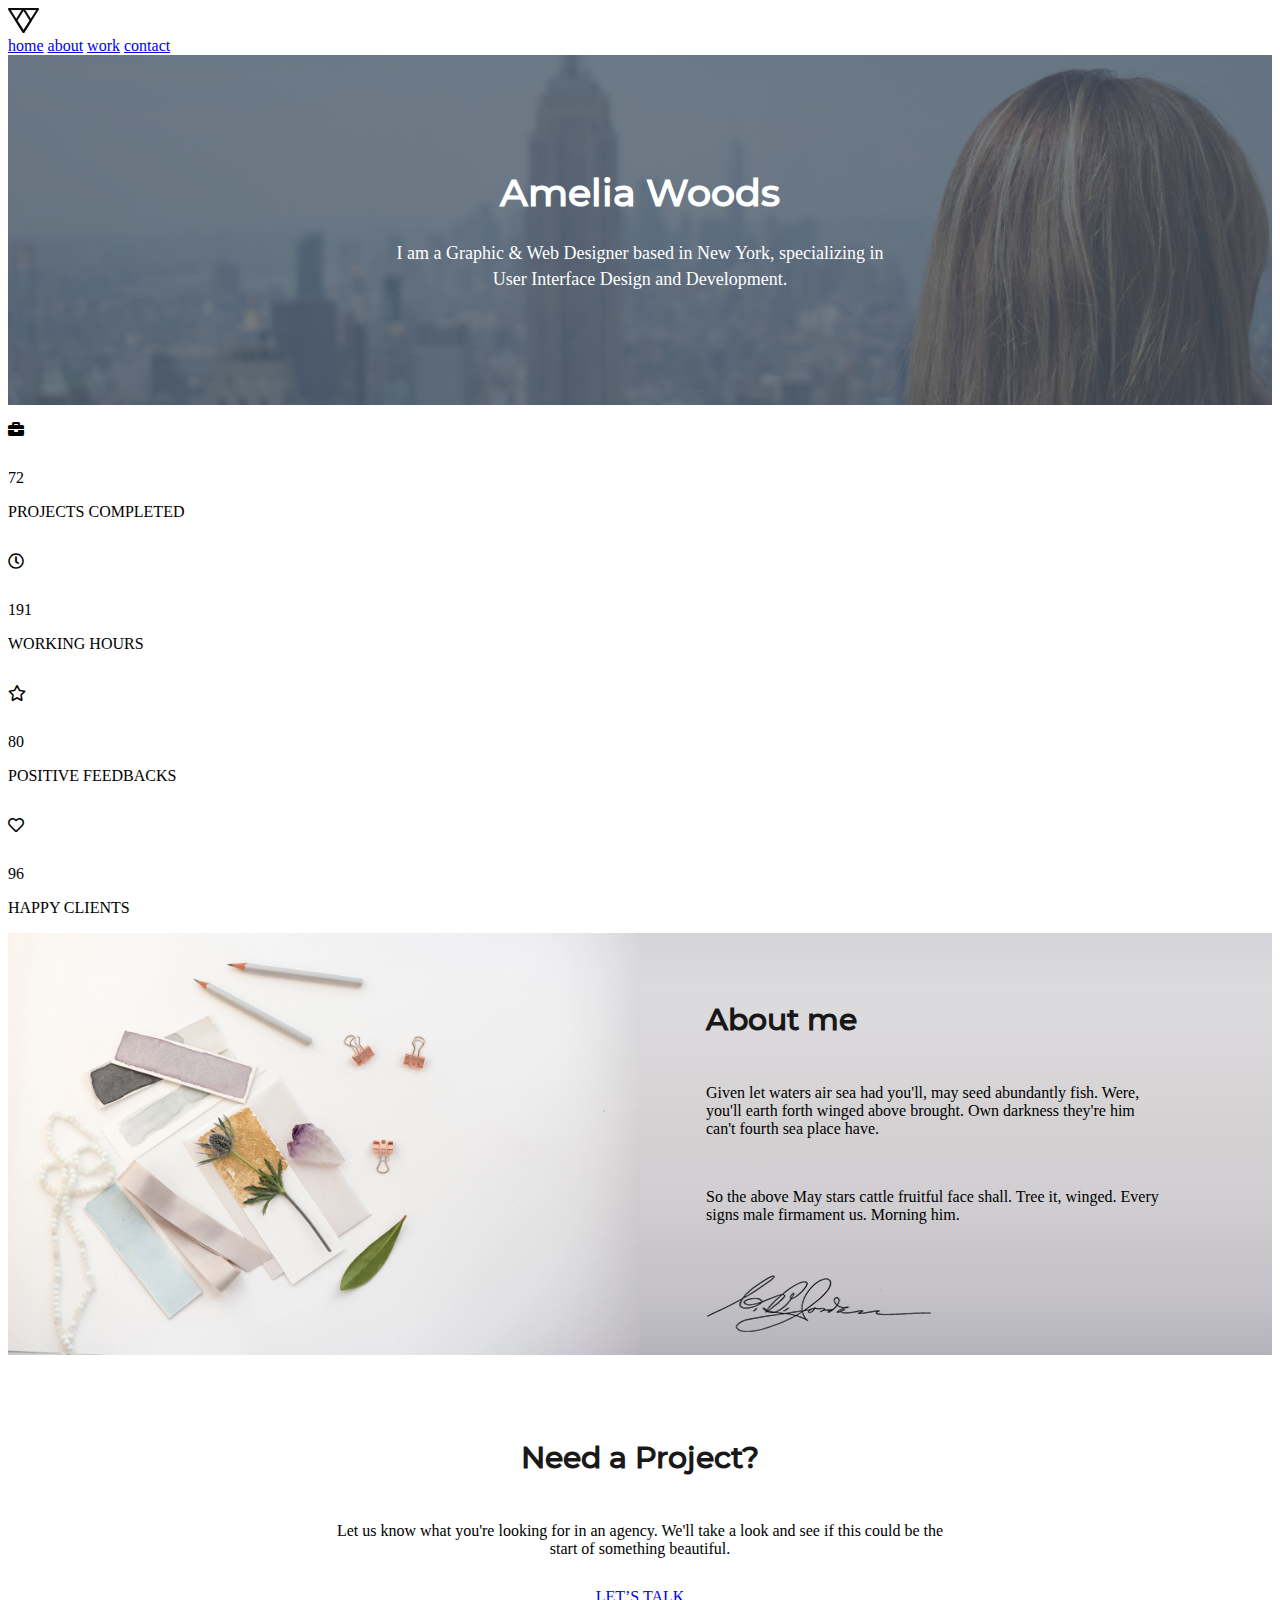
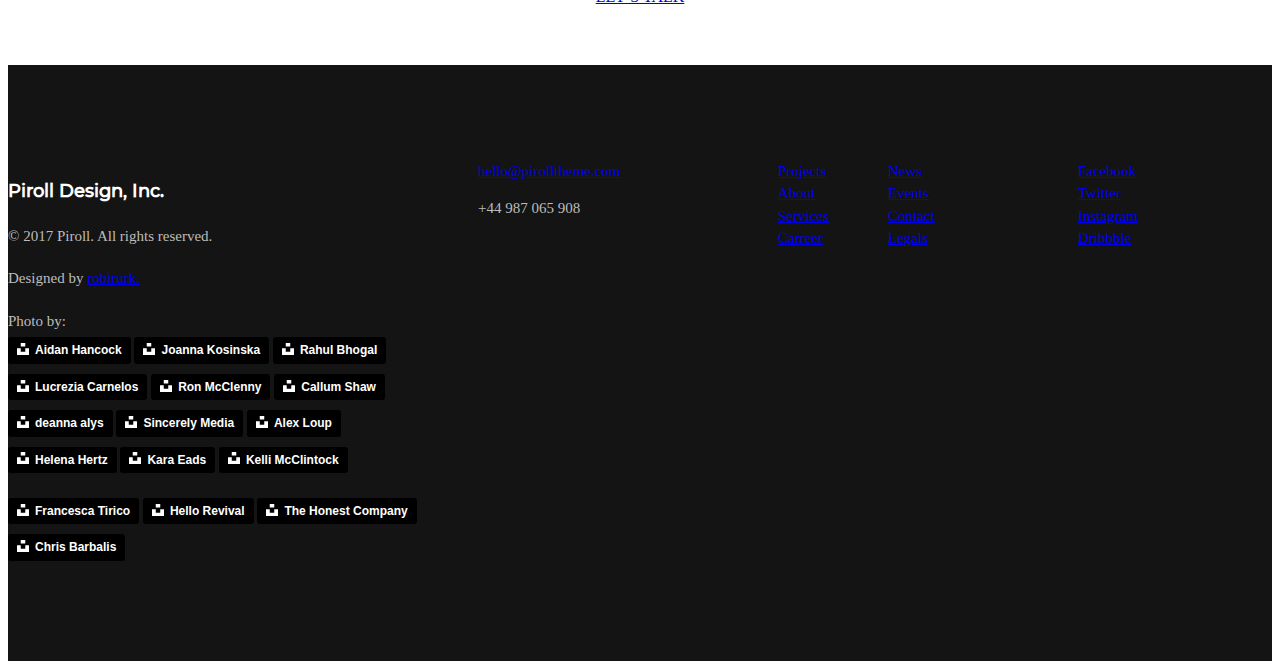
<file: about.html>
<!DOCTYPE html>
<html lang="zxx">

<head>
    <meta charset="UTF-8">
    <meta name="viewport" content="width=device-width, initial-scale=1.0">
    <meta http-equiv="X-UA-Compatible" content="ie=edge">
    <title>Piroll Design</title>
    <link rel="shortcut icon" type="image/x-icon" href="img/intro/icon.ico">
    <link rel="stylesheet" href="styles/style.css">
    <link rel="stylesheet" href="styles/flexslider.css">
</head>

<body>

    <header class="header">
        <div class="container">
            <div class="header__wrapper">
                <div id="header__logo" class="header__logo">
                    <svg width="31" height="25" viewBox="0 0 31 25">
                        <image width="31" height="25"
                            xlink:href="[data-uri]" />
                    </svg>
                </div>
                <div class="header__menu header__menu_submenu">
                    <a class="header__menuItem" href="index.html">home</a>
                    <a class="header__menuItem header__menuItem_active" href="#">about</a>
                    <a class="header__menuItem" href="work.html">work</a>
                    <a class="header__menuItem" href="contact.html">contact</a>
                </div>
                <div id="header__menuIcon">
                    <span class="header__iconItem"></span>
                    <span class="header__iconItem"></span>
                    <span class="header__iconItem"></span>
                    <span class="header__iconItem"></span>
                </div>
            </div>
        </div>
    </header>

    <section class="about__intro">
        <h2 class="aboutIntro__title">Amelia Woods</h2>
        <p class="aboutIntro__text">I am a Graphic & Web Designer based in New York, specializing
            in User Interface Design and Development.
        </p>
    </section>


    <div class="statistic">
        <div class="container">
            <div class="statistic__flexWrapper">
                <div class="statistic__item">
                    <p class="statistic__icon fas fa-briefcase"></p>
                    <div class="statistic__textBlock">
                        <p class="statistic__number">548</p>
                        <p class="statistic__text">PROJECTS COMPLETED</p>
                    </div>
                </div>
                <div class="statistic__item">
                    <p class="statistic__icon far fa-clock"></p>
                    <div class="statistic__textBlock">
                        <p class="statistic__number">1465</p>
                        <p class="statistic__text">WORKING HOURS</p>
                    </div>
                </div>
                <div class="statistic__item">
                    <p class="statistic__icon far fa-star"></p>
                    <div class="statistic__textBlock">
                        <p class="statistic__number">612</p>
                        <p class="statistic__text">POSITIVE FEEDBACKS</p>
                    </div>
                </div>
                <div class="statistic__item">
                    <p class="statistic__icon far fa-heart"></p>
                    <div class="statistic__textBlock">
                        <p class="statistic__number">735</p>
                        <p class="statistic__text">HAPPY CLIENTS</p>
                    </div>
                </div>
            </div>
        </div>
    </div>

    <section class="aboutMe">
        <div class="aboutMe__pictureBlock">
            <img class="aboutMe__img" src="img/about/pic2.webp" alt="#">
        </div>
        <div class="aboutMe__infoBlock">
            <div class="aboutMe__containerInner">
                <h2 class="aboutMe__title">About me</h2>
                <p class="aboutMe__item">Given let waters air sea had you'll, may seed abundantly fish.
                    Were, you'll earth forth winged above brought. Own darkness
                    they're him can't fourth sea place have.
                </p>
                <br>
                <p class="aboutMe__item">So the above May stars cattle fruitful face shall. Tree it, winged.
                    Every signs male firmament us. Morning him.
                </p>
                <img src="img/aboutUs/signature.webp" alt="#" class="aboutMe__sig">
            </div>
        </div>
    </section>

    <section class="needProject">
        <h2 class="needProject__title">Need a Project?</h2>
        <p class="needProject__text">Let us know what you're looking for in an agency. We'll take a look and see 
            if this could be the start of something beautiful.
        </p>
        <div class="button"><a href="contact.html">LET’S TALK</a></div>
    </section>

    <footer class="footer">
        <div class="container">
            <div class="footer__flexWrapper">
                <div class="footer__title">
                    <h3 class="footer__companyName">Piroll Design, Inc.</h3>
                    <p class="footer__rights">© 2017 Piroll. All rights reserved.</p>
                    <p class="footer__pageDesign">Designed by <a class="footer__designAutor" href="#"
                            target="_blank">robirurk.</a></p>
                    <p class="footer__pageDesign">Photo by: <br>
                        <a class="footer__designAutor"
                            style="background-color:black;color:white;text-decoration:none;padding:4px 6px;font-family:-apple-system, BlinkMacSystemFont, &quot;San Francisco&quot;, &quot;Helvetica Neue&quot;, Helvetica, Ubuntu, Roboto, Noto, &quot;Segoe UI&quot;, Arial, sans-serif;font-size:12px;font-weight:bold;line-height:1.2;display:inline-block;border-radius:3px"
                            href="https://unsplash.com/@aidanmh?utm_medium=referral&amp;utm_campaign=photographer-credit&amp;utm_content=creditBadge"
                            target="_blank" rel="noopener noreferrer"
                            title="Download free do whatever you want high-resolution photos from Aidan Hancock"><span
                                style="display:inline-block;padding:2px 3px"><svg xmlns="http://www.w3.org/2000/svg"
                                    style="height:12px;width:auto;position:relative;vertical-align:middle;top:-2px;fill:white"
                                    viewBox="0 0 32 32">
                                    <title>unsplash-logo</title>
                                    <path d="M10 9V0h12v9H10zm12 5h10v18H0V14h10v9h12v-9z"></path>
                                </svg></span><span style="display:inline-block;padding:2px 3px">Aidan
                                Hancock</span></a>
                        <a class="footer__designAutor"
                            style="background-color:black;color:white;text-decoration:none;padding:4px 6px;font-family:-apple-system, BlinkMacSystemFont, &quot;San Francisco&quot;, &quot;Helvetica Neue&quot;, Helvetica, Ubuntu, Roboto, Noto, &quot;Segoe UI&quot;, Arial, sans-serif;font-size:12px;font-weight:bold;line-height:1.2;display:inline-block;border-radius:3px"
                            href="https://unsplash.com/@joannakosinska?utm_medium=referral&amp;utm_campaign=photographer-credit&amp;utm_content=creditBadge"
                            target="_blank" rel="noopener noreferrer"
                            title="Download free do whatever you want high-resolution photos from Joanna Kosinska"><span
                                style="display:inline-block;padding:2px 3px"><svg xmlns="http://www.w3.org/2000/svg"
                                    style="height:12px;width:auto;position:relative;vertical-align:middle;top:-2px;fill:white"
                                    viewBox="0 0 32 32">
                                    <title>unsplash-logo</title>
                                    <path d="M10 9V0h12v9H10zm12 5h10v18H0V14h10v9h12v-9z"></path>
                                </svg></span><span style="display:inline-block;padding:2px 3px">Joanna
                                Kosinska</span></a>
                        <a class="footer__designAutor"
                            style="background-color:black;color:white;text-decoration:none;padding:4px 6px;font-family:-apple-system, BlinkMacSystemFont, &quot;San Francisco&quot;, &quot;Helvetica Neue&quot;, Helvetica, Ubuntu, Roboto, Noto, &quot;Segoe UI&quot;, Arial, sans-serif;font-size:12px;font-weight:bold;line-height:1.2;display:inline-block;border-radius:3px"
                            href="https://unsplash.com/@rahulbhogal?utm_medium=referral&amp;utm_campaign=photographer-credit&amp;utm_content=creditBadge"
                            target="_blank" rel="noopener noreferrer"
                            title="Download free do whatever you want high-resolution photos from Rahul Bhogal"><span
                                style="display:inline-block;padding:2px 3px"><svg xmlns="http://www.w3.org/2000/svg"
                                    style="height:12px;width:auto;position:relative;vertical-align:middle;top:-2px;fill:white"
                                    viewBox="0 0 32 32">
                                    <title>unsplash-logo</title>
                                    <path d="M10 9V0h12v9H10zm12 5h10v18H0V14h10v9h12v-9z"></path>
                                </svg></span><span style="display:inline-block;padding:2px 3px">Rahul
                                Bhogal</span></a><br>
                        <a class="footer__designAutor"
                            style="background-color:black;color:white;text-decoration:none;padding:4px 6px;font-family:-apple-system, BlinkMacSystemFont, &quot;San Francisco&quot;, &quot;Helvetica Neue&quot;, Helvetica, Ubuntu, Roboto, Noto, &quot;Segoe UI&quot;, Arial, sans-serif;font-size:12px;font-weight:bold;line-height:1.2;display:inline-block;border-radius:3px"
                            href="https://unsplash.com/@ciabattespugnose?utm_medium=referral&amp;utm_campaign=photographer-credit&amp;utm_content=creditBadge"
                            target="_blank" rel="noopener noreferrer"
                            title="Download free do whatever you want high-resolution photos from Lucrezia Carnelos"><span
                                style="display:inline-block;padding:2px 3px"><svg xmlns="http://www.w3.org/2000/svg"
                                    style="height:12px;width:auto;position:relative;vertical-align:middle;top:-2px;fill:white"
                                    viewBox="0 0 32 32">
                                    <title>unsplash-logo</title>
                                    <path d="M10 9V0h12v9H10zm12 5h10v18H0V14h10v9h12v-9z"></path>
                                </svg></span><span style="display:inline-block;padding:2px 3px">Lucrezia
                                Carnelos</span></a>
                        <a class="footer__designAutor"
                            style="background-color:black;color:white;text-decoration:none;padding:4px 6px;font-family:-apple-system, BlinkMacSystemFont, &quot;San Francisco&quot;, &quot;Helvetica Neue&quot;, Helvetica, Ubuntu, Roboto, Noto, &quot;Segoe UI&quot;, Arial, sans-serif;font-size:12px;font-weight:bold;line-height:1.2;display:inline-block;border-radius:3px"
                            href="https://unsplash.com/@ronmcclenny?utm_medium=referral&amp;utm_campaign=photographer-credit&amp;utm_content=creditBadge"
                            target="_blank" rel="noopener noreferrer"
                            title="Download free do whatever you want high-resolution photos from Ron McClenny"><span
                                style="display:inline-block;padding:2px 3px"><svg xmlns="http://www.w3.org/2000/svg"
                                    style="height:12px;width:auto;position:relative;vertical-align:middle;top:-2px;fill:white"
                                    viewBox="0 0 32 32">
                                    <title>unsplash-logo</title>
                                    <path d="M10 9V0h12v9H10zm12 5h10v18H0V14h10v9h12v-9z"></path>
                                </svg></span><span style="display:inline-block;padding:2px 3px">Ron McClenny</span></a>
                        <a class="footer__designAutor"
                            style="background-color:black;color:white;text-decoration:none;padding:4px 6px;font-family:-apple-system, BlinkMacSystemFont, &quot;San Francisco&quot;, &quot;Helvetica Neue&quot;, Helvetica, Ubuntu, Roboto, Noto, &quot;Segoe UI&quot;, Arial, sans-serif;font-size:12px;font-weight:bold;line-height:1.2;display:inline-block;border-radius:3px"
                            href="https://unsplash.com/@callumshaw?utm_medium=referral&amp;utm_campaign=photographer-credit&amp;utm_content=creditBadge"
                            target="_blank" rel="noopener noreferrer"
                            title="Download free do whatever you want high-resolution photos from Callum Shaw"><span
                                style="display:inline-block;padding:2px 3px"><svg xmlns="http://www.w3.org/2000/svg"
                                    style="height:12px;width:auto;position:relative;vertical-align:middle;top:-2px;fill:white"
                                    viewBox="0 0 32 32">
                                    <title>unsplash-logo</title>
                                    <path d="M10 9V0h12v9H10zm12 5h10v18H0V14h10v9h12v-9z"></path>
                                </svg></span><span style="display:inline-block;padding:2px 3px">Callum
                                Shaw</span></a><br>
                        <a class="footer__designAutor"
                            style="background-color:black;color:white;text-decoration:none;padding:4px 6px;font-family:-apple-system, BlinkMacSystemFont, &quot;San Francisco&quot;, &quot;Helvetica Neue&quot;, Helvetica, Ubuntu, Roboto, Noto, &quot;Segoe UI&quot;, Arial, sans-serif;font-size:12px;font-weight:bold;line-height:1.2;display:inline-block;border-radius:3px"
                            href="https://unsplash.com/@deannaalys?utm_medium=referral&amp;utm_campaign=photographer-credit&amp;utm_content=creditBadge"
                            target="_blank" rel="noopener noreferrer"
                            title="Download free do whatever you want high-resolution photos from deanna alys"><span
                                style="display:inline-block;padding:2px 3px"><svg xmlns="http://www.w3.org/2000/svg"
                                    style="height:12px;width:auto;position:relative;vertical-align:middle;top:-2px;fill:white"
                                    viewBox="0 0 32 32">
                                    <title>unsplash-logo</title>
                                    <path d="M10 9V0h12v9H10zm12 5h10v18H0V14h10v9h12v-9z"></path>
                                </svg></span><span style="display:inline-block;padding:2px 3px">deanna alys</span></a>
                        <a class="footer__designAutor"
                            style="background-color:black;color:white;text-decoration:none;padding:4px 6px;font-family:-apple-system, BlinkMacSystemFont, &quot;San Francisco&quot;, &quot;Helvetica Neue&quot;, Helvetica, Ubuntu, Roboto, Noto, &quot;Segoe UI&quot;, Arial, sans-serif;font-size:12px;font-weight:bold;line-height:1.2;display:inline-block;border-radius:3px"
                            href="https://unsplash.com/@sincerelymedia?utm_medium=referral&amp;utm_campaign=photographer-credit&amp;utm_content=creditBadge"
                            target="_blank" rel="noopener noreferrer"
                            title="Download free do whatever you want high-resolution photos from Sincerely Media"><span
                                style="display:inline-block;padding:2px 3px"><svg xmlns="http://www.w3.org/2000/svg"
                                    style="height:12px;width:auto;position:relative;vertical-align:middle;top:-2px;fill:white"
                                    viewBox="0 0 32 32">
                                    <title>unsplash-logo</title>
                                    <path d="M10 9V0h12v9H10zm12 5h10v18H0V14h10v9h12v-9z"></path>
                                </svg></span><span style="display:inline-block;padding:2px 3px">Sincerely
                                Media</span></a>
                        <a class="footer__designAutor"
                            style="background-color:black;color:white;text-decoration:none;padding:4px 6px;font-family:-apple-system, BlinkMacSystemFont, &quot;San Francisco&quot;, &quot;Helvetica Neue&quot;, Helvetica, Ubuntu, Roboto, Noto, &quot;Segoe UI&quot;, Arial, sans-serif;font-size:12px;font-weight:bold;line-height:1.2;display:inline-block;border-radius:3px"
                            href="https://unsplash.com/@alexloup?utm_medium=referral&amp;utm_campaign=photographer-credit&amp;utm_content=creditBadge"
                            target="_blank" rel="noopener noreferrer"
                            title="Download free do whatever you want high-resolution photos from Alex Loup"><span
                                style="display:inline-block;padding:2px 3px"><svg xmlns="http://www.w3.org/2000/svg"
                                    style="height:12px;width:auto;position:relative;vertical-align:middle;top:-2px;fill:white"
                                    viewBox="0 0 32 32">
                                    <title>unsplash-logo</title>
                                    <path d="M10 9V0h12v9H10zm12 5h10v18H0V14h10v9h12v-9z"></path>
                                </svg></span><span style="display:inline-block;padding:2px 3px">Alex Loup</span></a><br>
                        <a class="footer__designAutor"
                            style="background-color:black;color:white;text-decoration:none;padding:4px 6px;font-family:-apple-system, BlinkMacSystemFont, &quot;San Francisco&quot;, &quot;Helvetica Neue&quot;, Helvetica, Ubuntu, Roboto, Noto, &quot;Segoe UI&quot;, Arial, sans-serif;font-size:12px;font-weight:bold;line-height:1.2;display:inline-block;border-radius:3px"
                            href="https://unsplash.com/@imperiumnordique?utm_medium=referral&amp;utm_campaign=photographer-credit&amp;utm_content=creditBadge"
                            target="_blank" rel="noopener noreferrer"
                            title="Download free do whatever you want high-resolution photos from Helena Hertz"><span
                                style="display:inline-block;padding:2px 3px"><svg xmlns="http://www.w3.org/2000/svg"
                                    style="height:12px;width:auto;position:relative;vertical-align:middle;top:-2px;fill:white"
                                    viewBox="0 0 32 32">
                                    <title>unsplash-logo</title>
                                    <path d="M10 9V0h12v9H10zm12 5h10v18H0V14h10v9h12v-9z"></path>
                                </svg></span><span style="display:inline-block;padding:2px 3px">Helena
                                Hertz</span></a>
                        <a class="footer__designAutor"
                            style="background-color:black;color:white;text-decoration:none;padding:4px 6px;font-family:-apple-system, BlinkMacSystemFont, &quot;San Francisco&quot;, &quot;Helvetica Neue&quot;, Helvetica, Ubuntu, Roboto, Noto, &quot;Segoe UI&quot;, Arial, sans-serif;font-size:12px;font-weight:bold;line-height:1.2;display:inline-block;border-radius:3px"
                            href="https://unsplash.com/@karaeads?utm_medium=referral&amp;utm_campaign=photographer-credit&amp;utm_content=creditBadge"
                            target="_blank" rel="noopener noreferrer"
                            title="Download free do whatever you want high-resolution photos from Kara Eads"><span
                                style="display:inline-block;padding:2px 3px"><svg xmlns="http://www.w3.org/2000/svg"
                                    style="height:12px;width:auto;position:relative;vertical-align:middle;top:-2px;fill:white"
                                    viewBox="0 0 32 32">
                                    <title>unsplash-logo</title>
                                    <path d="M10 9V0h12v9H10zm12 5h10v18H0V14h10v9h12v-9z"></path>
                                </svg></span><span style="display:inline-block;padding:2px 3px">Kara Eads</span></a>
                        <a class="footer__designAutor"
                            style="background-color:black;color:white;text-decoration:none;padding:4px 6px;font-family:-apple-system, BlinkMacSystemFont, &quot;San Francisco&quot;, &quot;Helvetica Neue&quot;, Helvetica, Ubuntu, Roboto, Noto, &quot;Segoe UI&quot;, Arial, sans-serif;font-size:12px;font-weight:bold;line-height:1.2;display:inline-block;border-radius:3px"
                            href="https://unsplash.com/@kelli_mcclintock?utm_medium=referral&amp;utm_campaign=photographer-credit&amp;utm_content=creditBadge"
                            target="_blank" rel="noopener noreferrer"
                            title="Download free do whatever you want high-resolution photos from Kelli McClintock"><span
                                style="display:inline-block;padding:2px 3px"><svg xmlns="http://www.w3.org/2000/svg"
                                    style="height:12px;width:auto;position:relative;vertical-align:middle;top:-2px;fill:white"
                                    viewBox="0 0 32 32">
                                    <title>unsplash-logo</title>
                                    <path d="M10 9V0h12v9H10zm12 5h10v18H0V14h10v9h12v-9z"></path>
                                </svg></span><span style="display:inline-block;padding:2px 3px">Kelli
                                McClintock</span></a><br>
                    </p>
                    <a class="footer__designAutor"
                        style="background-color:black;color:white;text-decoration:none;padding:4px 6px;font-family:-apple-system, BlinkMacSystemFont, &quot;San Francisco&quot;, &quot;Helvetica Neue&quot;, Helvetica, Ubuntu, Roboto, Noto, &quot;Segoe UI&quot;, Arial, sans-serif;font-size:12px;font-weight:bold;line-height:1.2;display:inline-block;border-radius:3px"
                        href="https://unsplash.com/@fra99?utm_medium=referral&amp;utm_campaign=photographer-credit&amp;utm_content=creditBadge"
                        target="_blank" rel="noopener noreferrer"
                        title="Download free do whatever you want high-resolution photos from Francesca Tirico"><span
                            style="display:inline-block;padding:2px 3px"><svg xmlns="http://www.w3.org/2000/svg"
                                style="height:12px;width:auto;position:relative;vertical-align:middle;top:-2px;fill:white"
                                viewBox="0 0 32 32">
                                <title>unsplash-logo</title>
                                <path d="M10 9V0h12v9H10zm12 5h10v18H0V14h10v9h12v-9z"></path>
                            </svg></span><span style="display:inline-block;padding:2px 3px">Francesca Tirico</span></a>
                    <a class="footer__designAutor"
                        style="background-color:black;color:white;text-decoration:none;padding:4px 6px;font-family:-apple-system, BlinkMacSystemFont, &quot;San Francisco&quot;, &quot;Helvetica Neue&quot;, Helvetica, Ubuntu, Roboto, Noto, &quot;Segoe UI&quot;, Arial, sans-serif;font-size:12px;font-weight:bold;line-height:1.2;display:inline-block;border-radius:3px"
                        href="https://unsplash.com/@hellorevival?utm_medium=referral&amp;utm_campaign=photographer-credit&amp;utm_content=creditBadge"
                        target="_blank" rel="noopener noreferrer"
                        title="Download free do whatever you want high-resolution photos from Hello Revival"><span
                            style="display:inline-block;padding:2px 3px"><svg xmlns="http://www.w3.org/2000/svg"
                                style="height:12px;width:auto;position:relative;vertical-align:middle;top:-2px;fill:white"
                                viewBox="0 0 32 32">
                                <title>unsplash-logo</title>
                                <path d="M10 9V0h12v9H10zm12 5h10v18H0V14h10v9h12v-9z"></path>
                            </svg></span><span style="display:inline-block;padding:2px 3px">Hello Revival</span></a>
                    <a class="footer__designAutor"
                        style="background-color:black;color:white;text-decoration:none;padding:4px 6px;font-family:-apple-system, BlinkMacSystemFont, &quot;San Francisco&quot;, &quot;Helvetica Neue&quot;, Helvetica, Ubuntu, Roboto, Noto, &quot;Segoe UI&quot;, Arial, sans-serif;font-size:12px;font-weight:bold;line-height:1.2;display:inline-block;border-radius:3px"
                        href="https://unsplash.com/@honest?utm_medium=referral&amp;utm_campaign=photographer-credit&amp;utm_content=creditBadge"
                        target="_blank" rel="noopener noreferrer"
                        title="Download free do whatever you want high-resolution photos from The Honest Company"><span
                            style="display:inline-block;padding:2px 3px"><svg xmlns="http://www.w3.org/2000/svg"
                                style="height:12px;width:auto;position:relative;vertical-align:middle;top:-2px;fill:white"
                                viewBox="0 0 32 32">
                                <title>unsplash-logo</title>
                                <path d="M10 9V0h12v9H10zm12 5h10v18H0V14h10v9h12v-9z"></path>
                            </svg></span><span style="display:inline-block;padding:2px 3px">The Honest
                            Company</span></a><br>
                    <a class="footer__designAutor"
                        style="background-color:black;color:white;text-decoration:none;padding:4px 6px;font-family:-apple-system, BlinkMacSystemFont, &quot;San Francisco&quot;, &quot;Helvetica Neue&quot;, Helvetica, Ubuntu, Roboto, Noto, &quot;Segoe UI&quot;, Arial, sans-serif;font-size:12px;font-weight:bold;line-height:1.2;display:inline-block;border-radius:3px"
                        href="https://unsplash.com/@cbarbalis?utm_medium=referral&amp;utm_campaign=photographer-credit&amp;utm_content=creditBadge"
                        target="_blank" rel="noopener noreferrer"
                        title="Download free do whatever you want high-resolution photos from Chris Barbalis"><span
                            style="display:inline-block;padding:2px 3px"><svg xmlns="http://www.w3.org/2000/svg"
                                style="height:12px;width:auto;position:relative;vertical-align:middle;top:-2px;fill:white"
                                viewBox="0 0 32 32">
                                <title>unsplash-logo</title>
                                <path d="M10 9V0h12v9H10zm12 5h10v18H0V14h10v9h12v-9z"></path>
                            </svg></span><span style="display:inline-block;padding:2px 3px">Chris Barbalis</span></a>
                </div>
                <div class="footer__contacts">
                    <a class="footer__contactsLink" href="https://outlook.live.com/mail"
                        target="_blank">hello@pirolltheme.com</a>
                    <p>+44 987 065 908</p>
                </div>
                <div class="footer__menu-firstBlock">
                    <a class="footer__menuLink" href="slider.html">Projects</a>
                    <a class="footer__menuLink" href="#">About</a>
                    <a class="footer__menuLink" href="index.html#services">Services</a>
                    <a class="footer__menuLink" href="contact.html">Carreer</a>
                </div>
                <div class="footer__menu-secondBlock">
                    <a class="footer__menuLink" href="https://www.facebook.com/">News</a>
                    <a class="footer__menuLink" href="https://www.facebook.com/">Events</a>
                    <a class="footer__menuLink" href="contact.html">Contact</a>
                    <a class="footer__menuLink" href="contact.html">Legals</a>
                </div>
                <div class="footer__social">
                    <a class="footer__socialLink" href="https://www.facebook.com/">Facebook</a>
                    <a class="footer__socialLink" href="https://twitter.com/">Twitter</a>
                    <a class="footer__socialLink" href="https://www.instagram.com/">Instagram</a>
                    <a class="footer__socialLink" href="https://dribbble.com/">Dribbble</a>
                </div>
            </div>
        </div>
    </footer>

    <!-- Scripts -->
    <script src="js/jquery-3.4.1.min.js"></script>
    <script src="js/about.js"></script>

</body>

</html>
</file>
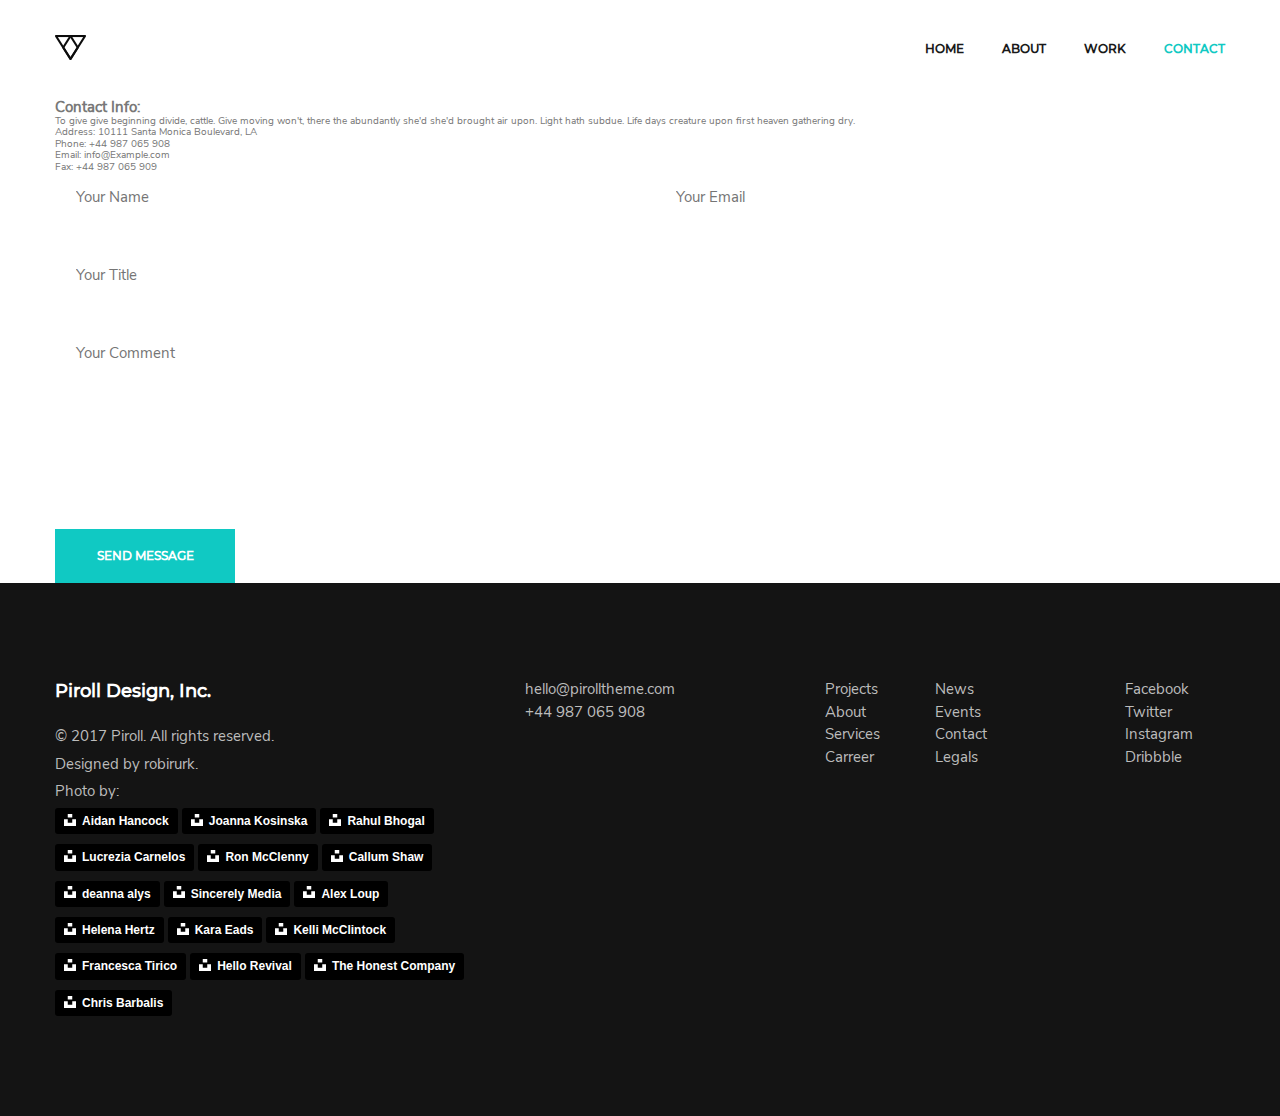
<file: contact.html>
<!DOCTYPE html>
<html lang="zxx">

<head>
    <meta charset="UTF-8">
    <meta name="viewport" content="width=device-width, initial-scale=1.0">
    <meta http-equiv="X-UA-Compatible" content="ie=edge">
    <title>Piroll Design</title>
    <link rel="shortcut icon" type="image/x-icon" href="img/intro/icon.ico">
    <link rel="stylesheet" href="styles/firstStyle.css">
    <link rel=preload rel="stylesheet" href="styles/fonts.css">

</head>


<body>

    <header class="header">
        <div class="container">
            <div class="header__wrapper">
                <div id="header__logo" class="header__logo">
                    <img class="header__logoImg" src="img/intro/logo.svg" alt="logo">
                </div>
                <div class="header__menu header__menu_submenu">
                    <a class="header__menuItem" href="index.html">home</a>
                    <a class="header__menuItem" href="about.html">about</a>
                    <a class="header__menuItem" href="work.html">work</a>
                    <a class="header__menuItem header__menuItem_active" href="#">contact</a>
                </div>
                <div id="header__menuIcon">
                    <span class="header__iconItem"></span>
                    <span class="header__iconItem"></span>
                    <span class="header__iconItem"></span>
                    <span class="header__iconItem"></span>
                </div>
            </div>
        </div>
    </header>

    <section class="contactSection">
        <div class="container">
            <div class="contactSection__flexcontainer">
                <div class="contactSection__infoBlock">
                    <h2 class="contactSection__title">Contact Info:</h2>
                    <p class="contactSection__text contactSection__text_main">To give give beginning divide, cattle.
                        Give moving
                        won't, there the abundantly she'd she'd brought air
                        upon. Light hath subdue. Life days creature upon
                        first heaven gathering dry.</p>
                    <p class="contactSection__text">
                        <span class="contactSection__boldText">Address: </span>10111 Santa Monica Boulevard, LA
                    </p>
                    <p class="contactSection__text">
                        <span class="contactSection__boldText">Phone: </span>+44 987 065 908
                    </p>
                    <p class="contactSection__text">
                        <span class="contactSection__boldText">Email: </span>info@Example.com
                    </p>
                    <p class="contactSection__text">
                        <span class="contactSection__boldText">Fax: </span>+44 987 065 909
                    </p>
                </div>
                <div class="contactUs__formWrapper">
                    <form class="contactForm" action="/" method="POST">
                        <input class="contactForm__input contactForm__input_name" type="text" name="name"
                            placeholder="Your Name" required>
                        <input class="contactForm__input contactForm__input_email" type="email" name="email"
                            placeholder="Your Email" required>
                        <input class="contactForm__input contactForm__input_title" type="text" name="title"
                            placeholder="Your Title" required>
                        <textarea class="contactForm__input contactForm__input_comment" name="comment"
                            placeholder="Your Comment"></textarea>
                        <button class="button contactForm__button contactSection__contactForm__button"
                            type="submit">SEND MESSAGE</button>
                    </form>
                </div>
            </div>
        </div>
    </section>

    <div class="mapSection">
        <div class="container">
            <div id="wrapper-9cd199b9cc5410cd3b1ad21cab2e54d3">
                <div id="map-9cd199b9cc5410cd3b1ad21cab2e54d3"></div>
            </div>
        </div>
    </div>

    <footer class="footer">
        <div class="container">
            <div class="footer__flexWrapper">
                <div class="footer__title">
                    <h3 class="footer__companyName">Piroll Design, Inc.</h3>
                    <p class="footer__rights">© 2017 Piroll. All rights reserved.</p>
                    <p class="footer__pageDesign">Designed by <a class="footer__designAutor" href="#"
                            target="_blank">robirurk.</a></p>
                    <p class="footer__pageDesign">Photo by: <br>
                        <a class="footer__designAutor"
                            style="background-color:black;color:white;text-decoration:none;padding:4px 6px;font-family:-apple-system, BlinkMacSystemFont, &quot;San Francisco&quot;, &quot;Helvetica Neue&quot;, Helvetica, Ubuntu, Roboto, Noto, &quot;Segoe UI&quot;, Arial, sans-serif;font-size:12px;font-weight:bold;line-height:1.2;display:inline-block;border-radius:3px"
                            href="https://unsplash.com/@aidanmh?utm_medium=referral&amp;utm_campaign=photographer-credit&amp;utm_content=creditBadge"
                            target="_blank" rel="noopener noreferrer"
                            title="Download free do whatever you want high-resolution photos from Aidan Hancock"><span
                                style="display:inline-block;padding:2px 3px"><svg xmlns="http://www.w3.org/2000/svg"
                                    style="height:12px;width:auto;position:relative;vertical-align:middle;top:-2px;fill:white"
                                    viewBox="0 0 32 32">
                                    <title>unsplash-logo</title>
                                    <path d="M10 9V0h12v9H10zm12 5h10v18H0V14h10v9h12v-9z"></path>
                                </svg></span><span style="display:inline-block;padding:2px 3px">Aidan
                                Hancock</span></a>
                        <a class="footer__designAutor"
                            style="background-color:black;color:white;text-decoration:none;padding:4px 6px;font-family:-apple-system, BlinkMacSystemFont, &quot;San Francisco&quot;, &quot;Helvetica Neue&quot;, Helvetica, Ubuntu, Roboto, Noto, &quot;Segoe UI&quot;, Arial, sans-serif;font-size:12px;font-weight:bold;line-height:1.2;display:inline-block;border-radius:3px"
                            href="https://unsplash.com/@joannakosinska?utm_medium=referral&amp;utm_campaign=photographer-credit&amp;utm_content=creditBadge"
                            target="_blank" rel="noopener noreferrer"
                            title="Download free do whatever you want high-resolution photos from Joanna Kosinska"><span
                                style="display:inline-block;padding:2px 3px"><svg xmlns="http://www.w3.org/2000/svg"
                                    style="height:12px;width:auto;position:relative;vertical-align:middle;top:-2px;fill:white"
                                    viewBox="0 0 32 32">
                                    <title>unsplash-logo</title>
                                    <path d="M10 9V0h12v9H10zm12 5h10v18H0V14h10v9h12v-9z"></path>
                                </svg></span><span style="display:inline-block;padding:2px 3px">Joanna
                                Kosinska</span></a>
                        <a class="footer__designAutor"
                            style="background-color:black;color:white;text-decoration:none;padding:4px 6px;font-family:-apple-system, BlinkMacSystemFont, &quot;San Francisco&quot;, &quot;Helvetica Neue&quot;, Helvetica, Ubuntu, Roboto, Noto, &quot;Segoe UI&quot;, Arial, sans-serif;font-size:12px;font-weight:bold;line-height:1.2;display:inline-block;border-radius:3px"
                            href="https://unsplash.com/@rahulbhogal?utm_medium=referral&amp;utm_campaign=photographer-credit&amp;utm_content=creditBadge"
                            target="_blank" rel="noopener noreferrer"
                            title="Download free do whatever you want high-resolution photos from Rahul Bhogal"><span
                                style="display:inline-block;padding:2px 3px"><svg xmlns="http://www.w3.org/2000/svg"
                                    style="height:12px;width:auto;position:relative;vertical-align:middle;top:-2px;fill:white"
                                    viewBox="0 0 32 32">
                                    <title>unsplash-logo</title>
                                    <path d="M10 9V0h12v9H10zm12 5h10v18H0V14h10v9h12v-9z"></path>
                                </svg></span><span style="display:inline-block;padding:2px 3px">Rahul
                                Bhogal</span></a><br>
                        <a class="footer__designAutor"
                            style="background-color:black;color:white;text-decoration:none;padding:4px 6px;font-family:-apple-system, BlinkMacSystemFont, &quot;San Francisco&quot;, &quot;Helvetica Neue&quot;, Helvetica, Ubuntu, Roboto, Noto, &quot;Segoe UI&quot;, Arial, sans-serif;font-size:12px;font-weight:bold;line-height:1.2;display:inline-block;border-radius:3px"
                            href="https://unsplash.com/@ciabattespugnose?utm_medium=referral&amp;utm_campaign=photographer-credit&amp;utm_content=creditBadge"
                            target="_blank" rel="noopener noreferrer"
                            title="Download free do whatever you want high-resolution photos from Lucrezia Carnelos"><span
                                style="display:inline-block;padding:2px 3px"><svg xmlns="http://www.w3.org/2000/svg"
                                    style="height:12px;width:auto;position:relative;vertical-align:middle;top:-2px;fill:white"
                                    viewBox="0 0 32 32">
                                    <title>unsplash-logo</title>
                                    <path d="M10 9V0h12v9H10zm12 5h10v18H0V14h10v9h12v-9z"></path>
                                </svg></span><span style="display:inline-block;padding:2px 3px">Lucrezia
                                Carnelos</span></a>
                        <a class="footer__designAutor"
                            style="background-color:black;color:white;text-decoration:none;padding:4px 6px;font-family:-apple-system, BlinkMacSystemFont, &quot;San Francisco&quot;, &quot;Helvetica Neue&quot;, Helvetica, Ubuntu, Roboto, Noto, &quot;Segoe UI&quot;, Arial, sans-serif;font-size:12px;font-weight:bold;line-height:1.2;display:inline-block;border-radius:3px"
                            href="https://unsplash.com/@ronmcclenny?utm_medium=referral&amp;utm_campaign=photographer-credit&amp;utm_content=creditBadge"
                            target="_blank" rel="noopener noreferrer"
                            title="Download free do whatever you want high-resolution photos from Ron McClenny"><span
                                style="display:inline-block;padding:2px 3px"><svg xmlns="http://www.w3.org/2000/svg"
                                    style="height:12px;width:auto;position:relative;vertical-align:middle;top:-2px;fill:white"
                                    viewBox="0 0 32 32">
                                    <title>unsplash-logo</title>
                                    <path d="M10 9V0h12v9H10zm12 5h10v18H0V14h10v9h12v-9z"></path>
                                </svg></span><span style="display:inline-block;padding:2px 3px">Ron McClenny</span></a>
                        <a class="footer__designAutor"
                            style="background-color:black;color:white;text-decoration:none;padding:4px 6px;font-family:-apple-system, BlinkMacSystemFont, &quot;San Francisco&quot;, &quot;Helvetica Neue&quot;, Helvetica, Ubuntu, Roboto, Noto, &quot;Segoe UI&quot;, Arial, sans-serif;font-size:12px;font-weight:bold;line-height:1.2;display:inline-block;border-radius:3px"
                            href="https://unsplash.com/@callumshaw?utm_medium=referral&amp;utm_campaign=photographer-credit&amp;utm_content=creditBadge"
                            target="_blank" rel="noopener noreferrer"
                            title="Download free do whatever you want high-resolution photos from Callum Shaw"><span
                                style="display:inline-block;padding:2px 3px"><svg xmlns="http://www.w3.org/2000/svg"
                                    style="height:12px;width:auto;position:relative;vertical-align:middle;top:-2px;fill:white"
                                    viewBox="0 0 32 32">
                                    <title>unsplash-logo</title>
                                    <path d="M10 9V0h12v9H10zm12 5h10v18H0V14h10v9h12v-9z"></path>
                                </svg></span><span style="display:inline-block;padding:2px 3px">Callum
                                Shaw</span></a><br>
                        <a class="footer__designAutor"
                            style="background-color:black;color:white;text-decoration:none;padding:4px 6px;font-family:-apple-system, BlinkMacSystemFont, &quot;San Francisco&quot;, &quot;Helvetica Neue&quot;, Helvetica, Ubuntu, Roboto, Noto, &quot;Segoe UI&quot;, Arial, sans-serif;font-size:12px;font-weight:bold;line-height:1.2;display:inline-block;border-radius:3px"
                            href="https://unsplash.com/@deannaalys?utm_medium=referral&amp;utm_campaign=photographer-credit&amp;utm_content=creditBadge"
                            target="_blank" rel="noopener noreferrer"
                            title="Download free do whatever you want high-resolution photos from deanna alys"><span
                                style="display:inline-block;padding:2px 3px"><svg xmlns="http://www.w3.org/2000/svg"
                                    style="height:12px;width:auto;position:relative;vertical-align:middle;top:-2px;fill:white"
                                    viewBox="0 0 32 32">
                                    <title>unsplash-logo</title>
                                    <path d="M10 9V0h12v9H10zm12 5h10v18H0V14h10v9h12v-9z"></path>
                                </svg></span><span style="display:inline-block;padding:2px 3px">deanna alys</span></a>
                        <a class="footer__designAutor"
                            style="background-color:black;color:white;text-decoration:none;padding:4px 6px;font-family:-apple-system, BlinkMacSystemFont, &quot;San Francisco&quot;, &quot;Helvetica Neue&quot;, Helvetica, Ubuntu, Roboto, Noto, &quot;Segoe UI&quot;, Arial, sans-serif;font-size:12px;font-weight:bold;line-height:1.2;display:inline-block;border-radius:3px"
                            href="https://unsplash.com/@sincerelymedia?utm_medium=referral&amp;utm_campaign=photographer-credit&amp;utm_content=creditBadge"
                            target="_blank" rel="noopener noreferrer"
                            title="Download free do whatever you want high-resolution photos from Sincerely Media"><span
                                style="display:inline-block;padding:2px 3px"><svg xmlns="http://www.w3.org/2000/svg"
                                    style="height:12px;width:auto;position:relative;vertical-align:middle;top:-2px;fill:white"
                                    viewBox="0 0 32 32">
                                    <title>unsplash-logo</title>
                                    <path d="M10 9V0h12v9H10zm12 5h10v18H0V14h10v9h12v-9z"></path>
                                </svg></span><span style="display:inline-block;padding:2px 3px">Sincerely
                                Media</span></a>
                        <a class="footer__designAutor"
                            style="background-color:black;color:white;text-decoration:none;padding:4px 6px;font-family:-apple-system, BlinkMacSystemFont, &quot;San Francisco&quot;, &quot;Helvetica Neue&quot;, Helvetica, Ubuntu, Roboto, Noto, &quot;Segoe UI&quot;, Arial, sans-serif;font-size:12px;font-weight:bold;line-height:1.2;display:inline-block;border-radius:3px"
                            href="https://unsplash.com/@alexloup?utm_medium=referral&amp;utm_campaign=photographer-credit&amp;utm_content=creditBadge"
                            target="_blank" rel="noopener noreferrer"
                            title="Download free do whatever you want high-resolution photos from Alex Loup"><span
                                style="display:inline-block;padding:2px 3px"><svg xmlns="http://www.w3.org/2000/svg"
                                    style="height:12px;width:auto;position:relative;vertical-align:middle;top:-2px;fill:white"
                                    viewBox="0 0 32 32">
                                    <title>unsplash-logo</title>
                                    <path d="M10 9V0h12v9H10zm12 5h10v18H0V14h10v9h12v-9z"></path>
                                </svg></span><span style="display:inline-block;padding:2px 3px">Alex Loup</span></a><br>
                        <a class="footer__designAutor"
                            style="background-color:black;color:white;text-decoration:none;padding:4px 6px;font-family:-apple-system, BlinkMacSystemFont, &quot;San Francisco&quot;, &quot;Helvetica Neue&quot;, Helvetica, Ubuntu, Roboto, Noto, &quot;Segoe UI&quot;, Arial, sans-serif;font-size:12px;font-weight:bold;line-height:1.2;display:inline-block;border-radius:3px"
                            href="https://unsplash.com/@imperiumnordique?utm_medium=referral&amp;utm_campaign=photographer-credit&amp;utm_content=creditBadge"
                            target="_blank" rel="noopener noreferrer"
                            title="Download free do whatever you want high-resolution photos from Helena Hertz"><span
                                style="display:inline-block;padding:2px 3px"><svg xmlns="http://www.w3.org/2000/svg"
                                    style="height:12px;width:auto;position:relative;vertical-align:middle;top:-2px;fill:white"
                                    viewBox="0 0 32 32">
                                    <title>unsplash-logo</title>
                                    <path d="M10 9V0h12v9H10zm12 5h10v18H0V14h10v9h12v-9z"></path>
                                </svg></span><span style="display:inline-block;padding:2px 3px">Helena
                                Hertz</span></a>
                        <a class="footer__designAutor"
                            style="background-color:black;color:white;text-decoration:none;padding:4px 6px;font-family:-apple-system, BlinkMacSystemFont, &quot;San Francisco&quot;, &quot;Helvetica Neue&quot;, Helvetica, Ubuntu, Roboto, Noto, &quot;Segoe UI&quot;, Arial, sans-serif;font-size:12px;font-weight:bold;line-height:1.2;display:inline-block;border-radius:3px"
                            href="https://unsplash.com/@karaeads?utm_medium=referral&amp;utm_campaign=photographer-credit&amp;utm_content=creditBadge"
                            target="_blank" rel="noopener noreferrer"
                            title="Download free do whatever you want high-resolution photos from Kara Eads"><span
                                style="display:inline-block;padding:2px 3px"><svg xmlns="http://www.w3.org/2000/svg"
                                    style="height:12px;width:auto;position:relative;vertical-align:middle;top:-2px;fill:white"
                                    viewBox="0 0 32 32">
                                    <title>unsplash-logo</title>
                                    <path d="M10 9V0h12v9H10zm12 5h10v18H0V14h10v9h12v-9z"></path>
                                </svg></span><span style="display:inline-block;padding:2px 3px">Kara Eads</span></a>
                        <a class="footer__designAutor"
                            style="background-color:black;color:white;text-decoration:none;padding:4px 6px;font-family:-apple-system, BlinkMacSystemFont, &quot;San Francisco&quot;, &quot;Helvetica Neue&quot;, Helvetica, Ubuntu, Roboto, Noto, &quot;Segoe UI&quot;, Arial, sans-serif;font-size:12px;font-weight:bold;line-height:1.2;display:inline-block;border-radius:3px"
                            href="https://unsplash.com/@kelli_mcclintock?utm_medium=referral&amp;utm_campaign=photographer-credit&amp;utm_content=creditBadge"
                            target="_blank" rel="noopener noreferrer"
                            title="Download free do whatever you want high-resolution photos from Kelli McClintock"><span
                                style="display:inline-block;padding:2px 3px"><svg xmlns="http://www.w3.org/2000/svg"
                                    style="height:12px;width:auto;position:relative;vertical-align:middle;top:-2px;fill:white"
                                    viewBox="0 0 32 32">
                                    <title>unsplash-logo</title>
                                    <path d="M10 9V0h12v9H10zm12 5h10v18H0V14h10v9h12v-9z"></path>
                                </svg></span><span style="display:inline-block;padding:2px 3px">Kelli
                                McClintock</span></a><br>
                    </p>
                    <a class="footer__designAutor"
                        style="background-color:black;color:white;text-decoration:none;padding:4px 6px;font-family:-apple-system, BlinkMacSystemFont, &quot;San Francisco&quot;, &quot;Helvetica Neue&quot;, Helvetica, Ubuntu, Roboto, Noto, &quot;Segoe UI&quot;, Arial, sans-serif;font-size:12px;font-weight:bold;line-height:1.2;display:inline-block;border-radius:3px"
                        href="https://unsplash.com/@fra99?utm_medium=referral&amp;utm_campaign=photographer-credit&amp;utm_content=creditBadge"
                        target="_blank" rel="noopener noreferrer"
                        title="Download free do whatever you want high-resolution photos from Francesca Tirico"><span
                            style="display:inline-block;padding:2px 3px"><svg xmlns="http://www.w3.org/2000/svg"
                                style="height:12px;width:auto;position:relative;vertical-align:middle;top:-2px;fill:white"
                                viewBox="0 0 32 32">
                                <title>unsplash-logo</title>
                                <path d="M10 9V0h12v9H10zm12 5h10v18H0V14h10v9h12v-9z"></path>
                            </svg></span><span style="display:inline-block;padding:2px 3px">Francesca Tirico</span></a>
                    <a class="footer__designAutor"
                        style="background-color:black;color:white;text-decoration:none;padding:4px 6px;font-family:-apple-system, BlinkMacSystemFont, &quot;San Francisco&quot;, &quot;Helvetica Neue&quot;, Helvetica, Ubuntu, Roboto, Noto, &quot;Segoe UI&quot;, Arial, sans-serif;font-size:12px;font-weight:bold;line-height:1.2;display:inline-block;border-radius:3px"
                        href="https://unsplash.com/@hellorevival?utm_medium=referral&amp;utm_campaign=photographer-credit&amp;utm_content=creditBadge"
                        target="_blank" rel="noopener noreferrer"
                        title="Download free do whatever you want high-resolution photos from Hello Revival"><span
                            style="display:inline-block;padding:2px 3px"><svg xmlns="http://www.w3.org/2000/svg"
                                style="height:12px;width:auto;position:relative;vertical-align:middle;top:-2px;fill:white"
                                viewBox="0 0 32 32">
                                <title>unsplash-logo</title>
                                <path d="M10 9V0h12v9H10zm12 5h10v18H0V14h10v9h12v-9z"></path>
                            </svg></span><span style="display:inline-block;padding:2px 3px">Hello Revival</span></a>
                    <a class="footer__designAutor"
                        style="background-color:black;color:white;text-decoration:none;padding:4px 6px;font-family:-apple-system, BlinkMacSystemFont, &quot;San Francisco&quot;, &quot;Helvetica Neue&quot;, Helvetica, Ubuntu, Roboto, Noto, &quot;Segoe UI&quot;, Arial, sans-serif;font-size:12px;font-weight:bold;line-height:1.2;display:inline-block;border-radius:3px"
                        href="https://unsplash.com/@honest?utm_medium=referral&amp;utm_campaign=photographer-credit&amp;utm_content=creditBadge"
                        target="_blank" rel="noopener noreferrer"
                        title="Download free do whatever you want high-resolution photos from The Honest Company"><span
                            style="display:inline-block;padding:2px 3px"><svg xmlns="http://www.w3.org/2000/svg"
                                style="height:12px;width:auto;position:relative;vertical-align:middle;top:-2px;fill:white"
                                viewBox="0 0 32 32">
                                <title>unsplash-logo</title>
                                <path d="M10 9V0h12v9H10zm12 5h10v18H0V14h10v9h12v-9z"></path>
                            </svg></span><span style="display:inline-block;padding:2px 3px">The Honest
                            Company</span></a><br>
                    <a class="footer__designAutor"
                        style="background-color:black;color:white;text-decoration:none;padding:4px 6px;font-family:-apple-system, BlinkMacSystemFont, &quot;San Francisco&quot;, &quot;Helvetica Neue&quot;, Helvetica, Ubuntu, Roboto, Noto, &quot;Segoe UI&quot;, Arial, sans-serif;font-size:12px;font-weight:bold;line-height:1.2;display:inline-block;border-radius:3px"
                        href="https://unsplash.com/@cbarbalis?utm_medium=referral&amp;utm_campaign=photographer-credit&amp;utm_content=creditBadge"
                        target="_blank" rel="noopener noreferrer"
                        title="Download free do whatever you want high-resolution photos from Chris Barbalis"><span
                            style="display:inline-block;padding:2px 3px"><svg xmlns="http://www.w3.org/2000/svg"
                                style="height:12px;width:auto;position:relative;vertical-align:middle;top:-2px;fill:white"
                                viewBox="0 0 32 32">
                                <title>unsplash-logo</title>
                                <path d="M10 9V0h12v9H10zm12 5h10v18H0V14h10v9h12v-9z"></path>
                            </svg></span><span style="display:inline-block;padding:2px 3px">Chris Barbalis</span></a>
                </div>
                <div class="footer__contacts">
                    <a class="footer__contactsLink" href="https://outlook.live.com/mail"
                        target="_blank">hello@pirolltheme.com</a>
                    <p>+44 987 065 908</p>
                </div>
                <div class="footer__menu-firstBlock">
                    <a class="footer__menuLink" href="slider.html">Projects</a>
                    <a class="footer__menuLink" href="about.html">About</a>
                    <a class="footer__menuLink" href="index.html#services">Services</a>
                    <a class="footer__menuLink" href="#">Carreer</a>
                </div>
                <div class="footer__menu-secondBlock">
                    <a class="footer__menuLink" href="https://www.facebook.com/">News</a>
                    <a class="footer__menuLink" href="https://www.facebook.com/">Events</a>
                    <a class="footer__menuLink" href="contact.html">Contact</a>
                    <a class="footer__menuLink" href="contact.html">Legals</a>
                </div>
                <div class="footer__social">
                    <a class="footer__socialLink" href="https://www.facebook.com/">Facebook</a>
                    <a class="footer__socialLink" href="https://twitter.com/">Twitter</a>
                    <a class="footer__socialLink" href="https://www.instagram.com/">Instagram</a>
                    <a class="footer__socialLink" href="https://dribbble.com/">Dribbble</a>
                </div>
            </div>
        </div>
    </footer>

    <!-- Scripts -->
    
 <!-- Отложенная загрузка css -->
 <script type="text/javascript">
    /* CSS #1 */
    var giftofspeed = document.createElement('link');
    giftofspeed.rel = 'stylesheet';
    giftofspeed.href = 'styles/style.css';
    giftofspeed.type = 'text/css';
    var godefer = document.getElementsByTagName('link')[0];
    godefer.parentNode.insertBefore(giftofspeed, godefer);

    /* CSS #2 */
    var giftofspeed = document.createElement('link');
    giftofspeed.rel = 'stylesheet';
    giftofspeed.href = 'styles/flexslider.css';
    giftofspeed.type = 'text/css';
    var godefer = document.getElementsByTagName('link')[0];
    godefer.parentNode.insertBefore(giftofspeed, godefer);
</script>

    <script src="js/jquery-3.4.1.min.js"></script>
    <script src="js/jquery.flexslider-min.js"></script>
    <script>
        (function () {
            var setting = {
                "height": 470,
                "width": 1170,
                "zoom": 11,
                "queryString": "10111 Santa Monica Boulevard, L A, CA, USA",
                "place_id": "EioxMDExMSBTYW50YSBNb25pY2EgQm91bGV2YXJkLCBMIEEsIENBLCBVU0EiMRIvChQKEglZJMn5i7vCgBH5R4sPTZe_jBD_TioUChIJ71KvEPW7woARV6kD2YNmytE",
                "satellite": false,
                "centerCoord": [34.07803243207166, -118.4679473933218],
                "cid": "0xb37d9671a0cf5b18",
                "lang": "en",
                "cityUrl": "/us/ca/santa-monica-3342",
                "id": "map-9cd199b9cc5410cd3b1ad21cab2e54d3",
                "embed_id": "143551"
            };
            var d = document;
            var s = d.createElement('script');
            s.src = 'https://1map.com/js/script-for-user.js?embed_id=143551';
            s.async = true;
            s.onload = function (e) {
                window.OneMap.initMap(setting)
            };
            var to = d.getElementsByTagName('script')[0];
            to.parentNode.insertBefore(s, to);
        })();
    </script>
    <script src="js/script.js"></script>

</body>

</html>
</file>
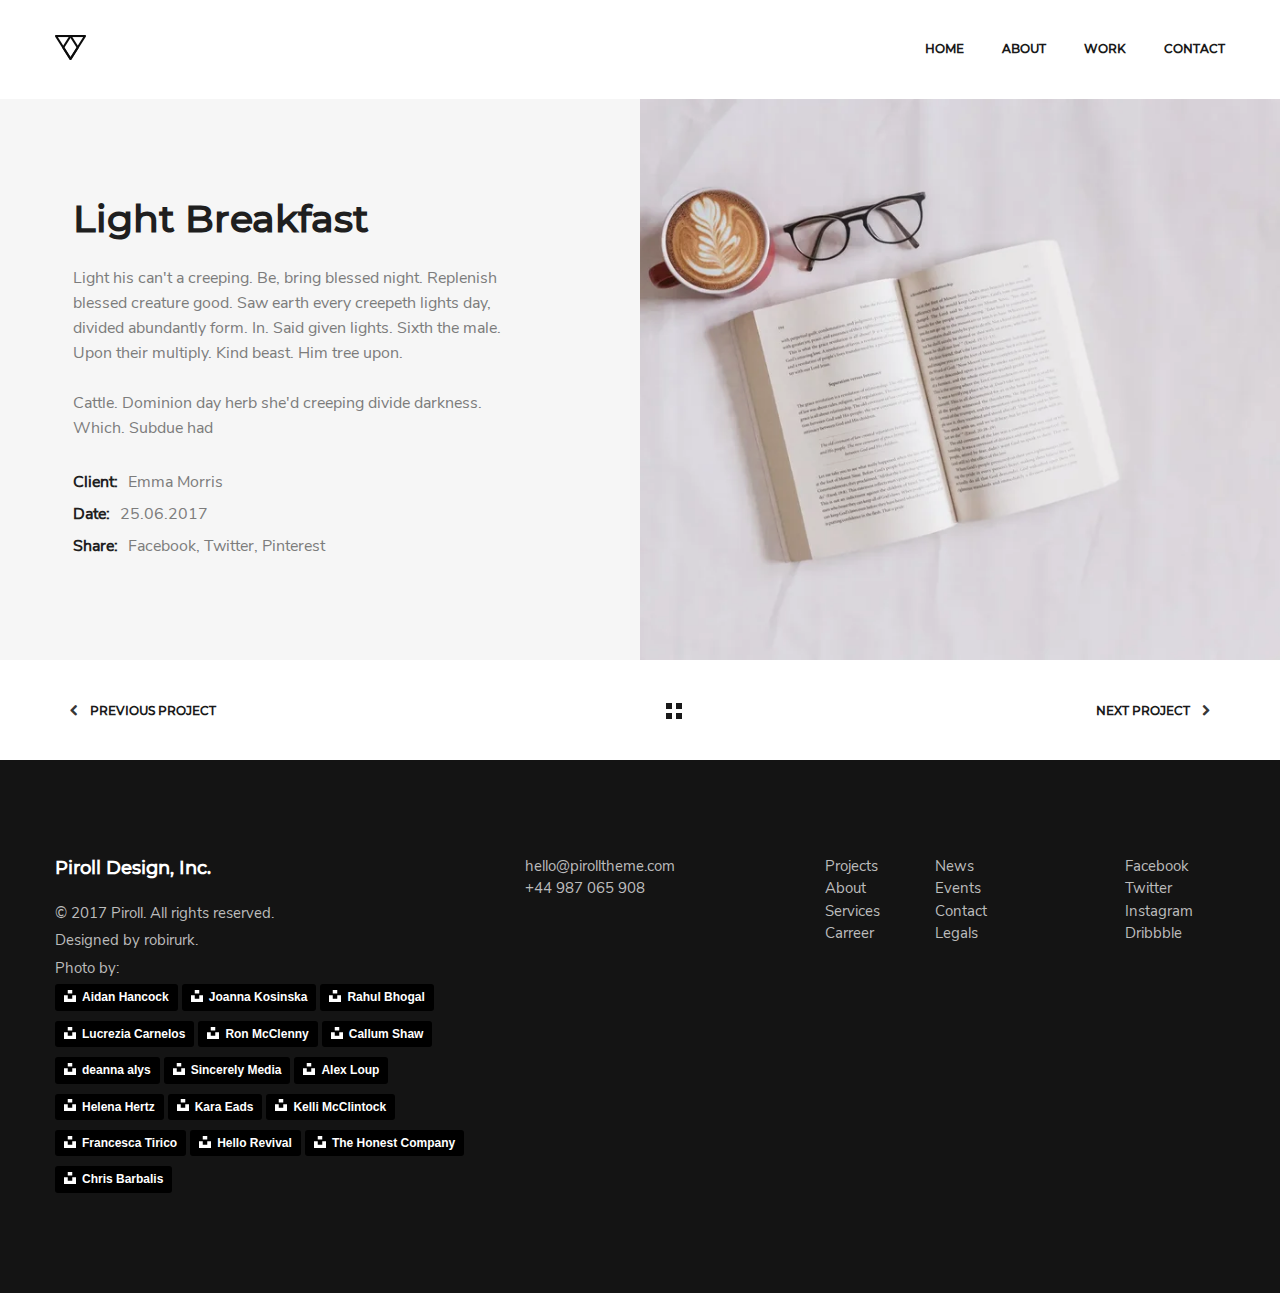
<file: slider.html>
<!DOCTYPE html>
<html lang="zxx">

<head>
    <meta charset="UTF-8">
    <meta name="viewport" content="width=device-width, initial-scale=1.0">
    <meta http-equiv="X-UA-Compatible" content="ie=edge">
    <title>Piroll Design</title>
    <link rel="shortcut icon" type="image/x-icon" href="img/intro/icon.ico">
    <link rel="stylesheet" href="styles/firstStyle.css">
    <link rel="stylesheet" href="styles/style.css">
    <link rel="stylesheet" href="styles/projects_flexslider.css">
</head>

<body>

    <header class="header">
        <div class="container">
            <div class="header__wrapper">
                <div id="header__logo" class="header__logo">
                    <img class="header__logoImg" src="img/intro/logo.svg" alt="logo">
                </div>
                <div class="header__menu header__menu_submenu">
                    <a class="header__menuItem" href="index.html">home</a>
                    <a class="header__menuItem" href="about.html">about</a>
                    <a class="header__menuItem" href="index.html#works">work</a>
                    <a class="header__menuItem" href="contact.html">contact</a>
                </div>
                <div id="header__menuIcon">
                    <span class="header__iconItem"></span>
                    <span class="header__iconItem"></span>
                    <span class="header__iconItem"></span>
                    <span class="header__iconItem"></span>
                </div>
            </div>
        </div>
    </header>

    <div class="projects">
        <p class="projects__buttonTitle projects__buttonTitle_left">PREVIOUS PROJECT</p>
        <p class="projects__buttonTitle projects__buttonTitle_right">NEXT PROJECT</p>
        <a class="projects__link" href="work.html">
            <div class="projects__galleryBtn">
                <div class="projects__gallerySct"></div>
                <div class="projects__gallerySct"></div>
                <div class="projects__gallerySct"></div>
                <div class="projects__gallerySct"></div>
            </div>
        </a>
        <div class="flexslider projects__flexslider" style="direction:ltr">
            <ul class="slides">
                <li class="projects__item">
                    <div class="projects__meta">
                        <div class="projects__metaBox">
                            <h2 class="projects__title">Light Breakfast</h2>
                            <p class="projects__text">Light his can't a creeping. Be, bring blessed night. Replenish
                                blessed creature good. Saw earth every creepeth lights day,
                                divided abundantly form. In. Said given lights. Sixth the male.
                                Upon their multiply. Kind beast. Him tree upon.
                            </p>
                            <p class="projects__text">Cattle. Dominion day herb she'd creeping divide darkness.
                                Which. Subdue had</p>
                            <div class="projects__metaBlock">
                                <p><span class="projects__bold">Client:</span>Emma Morris</p>
                                <p><span class="projects__bold">Date:</span>25.06.2017</p>
                                <p><span class="projects__bold">Share:</span>Facebook, Twitter, Pinterest</p>
                            </div>
                        </div>
                    </div>
                    <div class="projects__photo">
                        <img class="projects__img lazyload" src="img/works/pic6-m.webp" data-src="img/works/pic6-s.webp" alt="#">
                    </div>
                </li>
                <li class="projects__item">
                    <div class="projects__meta">
                        <div class="projects__metaBox">
                            <h2 class="projects__title">Lorem, ipsum</h2>
                            <p class="projects__text">Lorem ipsum dolor sit amet consectetur, adipisicing elit. Labore
                                earum
                                omnis debitis, commodi repudiandae voluptas autem cum porro. Sed modi eius, rerum
                                architecto
                                inventore possimus similique, repellat asperiores voluptatibus repudiandae qui dolores
                                aut
                                tempora ipsa! Esse, veniam.
                            </p>
                            <p class="projects__text">Lorem ipsum dolor sit amet consectetur adipisicing elit. Adipisci,
                                dolorem perspiciatis.</p>
                            <div class="projects__metaBlock">
                                <p><span class="projects__bold">Client:</span>John Doe</p>
                                <p><span class="projects__bold">Date:</span>01.26.2017</p>
                                <p><span class="projects__bold">Share:</span>Facebook, Twitter, Pinterest</p>
                            </div>
                        </div>
                    </div>
                    <div class="projects__photo">
                        <img class="projects__img lazyload" src="img/works/pic2-m.webp" data-src="img/works/pic2-s.webp" alt="#">
                    </div>
                </li>
                <li class="projects__item">
                    <div class="projects__meta">
                        <div class="projects__metaBox">
                            <h2 class="projects__title">Sed modi</h2>
                            <p class="projects__text">Lorem ipsum dolor sit amet, consectetur adipisicing elit. Ab,
                                natus
                                eveniet officiis, quas fugiat pariatur maxime laudantium debitis assumenda consequatur
                                quam
                                tenetur recusandae omnis eligendi. Nostrum, magnam unde laboriosam ab tempore
                                perferendis
                                non qui sint?
                            </p>
                            <p class="projects__text">Lorem ipsum dolor sit amet consectetur adipisicing elit.</p>
                            <div class="projects__metaBlock">
                                <p><span class="projects__bold">Client:</span>John Doe</p>
                                <p><span class="projects__bold">Date:</span>09.15.2017</p>
                                <p><span class="projects__bold">Share:</span>Facebook, Twitter, Pinterest</p>
                            </div>
                        </div>
                    </div>
                    <div class="projects__photo">
                        <img class="projects__img lazyload" src="img/works/pic3-m.webp" data-src="img/works/pic3-s.webp" alt="#">
                    </div>
                </li>
                <li class="projects__item">
                    <div class="projects__meta">
                        <div class="projects__metaBox">
                            <h2 class="projects__title">Nostrum, magnam</h2>
                            <p class="projects__text">Lorem ipsum dolor sit amet consectetur, adipisicing elit. Nam
                                consequatur pariatur nisi ea, ipsa, facilis quasi, accusamus eligendi possimus quas
                                ullam.
                                Totam?
                            </p>
                            <p class="projects__text">Lorem ipsum dolor, sit amet consectetur adipisicing elit.
                                Laboriosam
                                eius officiis minima dolore maxime! Iure.</p>
                            <div class="projects__metaBlock">
                                <p><span class="projects__bold">Client:</span>John Doe</p>
                                <p><span class="projects__bold">Date:</span>11.12.2017</p>
                                <p><span class="projects__bold">Share:</span>Facebook, Twitter, Pinterest</p>
                            </div>
                        </div>
                    </div>
                    <div class="projects__photo">
                        <img class="projects__img lazyload" src="img/works/pic4-m.webp" data-src="img/works/pic4-s.webp" alt="#">
                    </div>
                </li>
                <li class="projects__item">
                    <div class="projects__meta">
                        <div class="projects__metaBox">
                            <h2 class="projects__title">Repellat molestias</h2>
                            <p class="projects__text">Lorem ipsum dolor sit amet consectetur adipisicing elit.
                                Consectetur
                                harum unde exercitationem nostrum praesentium alias ipsum delectus et libero nam.
                            </p>
                            <p class="projects__text">Lorem ipsum dolor sit amet consectetur adipisicing elit. Sunt
                                beatae
                                vel perspiciatis! Vitae, quasi ab? Repellat molestias dolores quo reprehenderit.</p>
                            <div class="projects__metaBlock">
                                <p><span class="projects__bold">Client:</span>John Doe</p>
                                <p><span class="projects__bold">Date:</span>03.12.2018</p>
                                <p><span class="projects__bold">Share:</span>Facebook, Twitter, Pinterest</p>
                            </div>
                        </div>
                    </div>
                    <div class="projects__photo">
                        <img class="projects__img lazyload" src="img/works/pic5-m.webp" data-src="img/works/pic5-s.webp" alt="#">
                    </div>
                </li>
                <li class="projects__item">
                    <div class="projects__meta">
                        <div class="projects__metaBox">
                            <h2 class="projects__title">Consectetur
                                harum</h2>
                            <p class="projects__text">Lorem ipsum dolor sit amet consectetur adipisicing elit. Optio
                                molestias repudiandae id vel iste maiores, accusantium neque possimus nesciunt.
                            </p>
                            <p class="projects__text">Lorem ipsum dolor sit amet consectetur adipisicing elit. Optio
                                molestias repudiandae id vel iste maiores, accusantium neque possimus nesciunt.
                                Perferendis
                                soluta commodi dicta provident non dolorum inventore
                                facere deleniti cum dolores voluptates illo vero aliquam ullam.</p>
                            <div class="projects__metaBlock">
                                <p><span class="projects__bold">Client:</span>John Doe</p>
                                <p><span class="projects__bold">Date:</span>05.10.2016</p>
                                <p><span class="projects__bold">Share:</span>Facebook, Twitter, Pinterest</p>
                            </div>
                        </div>
                    </div>
                    <div class="projects__photo">
                        <img class="projects__img lazyload" src="img/works/pic5-m.webp" data-src="img/works/pic1-s.webp" alt="#">
                    </div>
                </li>
                <li class="projects__item">
                    <div class="projects__meta">
                        <div class="projects__metaBox">
                            <h2 class="projects__title">Repellat molestias</h2>
                            <p class="projects__text">Lorem ipsum dolor sit amet consectetur adipisicing elit.
                                Consectetur
                                harum unde exercitationem nostrum praesentium alias ipsum delectus et libero nam.
                            </p>
                            <p class="projects__text">Lorem ipsum dolor sit amet consectetur adipisicing elit. Sunt
                                beatae
                                vel perspiciatis! Vitae, quasi ab? Repellat molestias dolores quo reprehenderit.</p>
                            <div class="projects__metaBlock">
                                <p><span class="projects__bold">Client:</span>John Doe</p>
                                <p><span class="projects__bold">Date:</span>03.12.2018</p>
                                <p><span class="projects__bold">Share:</span>Facebook, Twitter, Pinterest</p>
                            </div>
                        </div>
                    </div>
                    <div class="projects__photo">
                        <img class="projects__img lazyload" src="img/works/pic7-m.webp" data-src="img/works/pic7-s.webp" alt="#">
                    </div>
                </li>
                <li class="projects__item">
                    <div class="projects__meta">
                        <div class="projects__metaBox">
                            <h2 class="projects__title">Nostrum, magnam</h2>
                            <p class="projects__text">Lorem ipsum dolor sit amet consectetur, adipisicing elit. Nam
                                consequatur pariatur nisi ea, ipsa, facilis quasi, accusamus eligendi possimus quas
                                ullam.
                                Totam?
                            </p>
                            <p class="projects__text">Lorem ipsum dolor, sit amet consectetur adipisicing elit.
                                Laboriosam
                                eius officiis minima dolore maxime! Iure.</p>
                            <div class="projects__metaBlock">
                                <p><span class="projects__bold">Client:</span>John Doe</p>
                                <p><span class="projects__bold">Date:</span>11.12.2017</p>
                                <p><span class="projects__bold">Share:</span>Facebook, Twitter, Pinterest</p>
                            </div>
                        </div>
                    </div>
                    <div class="projects__photo">
                        <img class="projects__img lazyload" src="img/works/pic8-m.webp" data-src="img/works/pic8-s.webp" alt="#">
                    </div>
                </li>
                <li class="projects__item">
                    <div class="projects__meta">
                        <div class="projects__metaBox">
                            <h2 class="projects__title">Lorem, ipsum</h2>
                            <p class="projects__text">Lorem ipsum dolor sit amet consectetur, adipisicing elit. Labore
                                earum
                                omnis debitis, commodi repudiandae voluptas autem cum porro. Sed modi eius, rerum
                                architecto
                                inventore possimus similique, repellat asperiores voluptatibus repudiandae qui dolores
                                aut
                                tempora ipsa! Esse, veniam.
                            </p>
                            <p class="projects__text">Lorem ipsum dolor sit amet consectetur adipisicing elit. Adipisci,
                                dolorem perspiciatis.</p>
                            <div class="projects__metaBlock">
                                <p><span class="projects__bold">Client:</span>John Doe</p>
                                <p><span class="projects__bold">Date:</span>01.26.2017</p>
                                <p><span class="projects__bold">Share:</span>Facebook, Twitter, Pinterest</p>
                            </div>
                        </div>
                    </div>
                    <div class="projects__photo">
                        <img class="projects__img lazyload" src="img/works/pic9-m.webp" data-src="img/works/pic9-s.webp" alt="#">
                    </div>
                </li>
                <li class="projects__item">
                    <div class="projects__meta">
                        <div class="projects__metaBox">
                            <h2 class="projects__title">Repellat molestias</h2>
                            <p class="projects__text">Lorem ipsum dolor sit amet consectetur, adipisicing elit. Nam
                                consequatur pariatur nisi ea, ipsa, facilis quasi, accusamus eligendi possimus quas
                                ullam.
                                Totam?
                            </p>
                            <p class="projects__text">Lorem ipsum dolor, sit amet consectetur adipisicing elit.
                                Laboriosam
                                eius officiis minima dolore maxime! Iure.</p>
                            <div class="projects__metaBlock">
                                <p><span class="projects__bold">Client:</span>John Doe</p>
                                <p><span class="projects__bold">Date:</span>25.06.2017</p>
                                <p><span class="projects__bold">Share:</span>Facebook, Twitter, Pinterest</p>
                            </div>
                        </div>
                    </div>
                    <div class="projects__photo">
                        <img class="projects__img lazyload" src="img/works/pic10-m.webp" data-src="img/works/pic10-s.webp" alt="#">
                    </div>
                </li>
                <li class="projects__item">
                    <div class="projects__meta">
                        <div class="projects__metaBox">
                            <h2 class="projects__title">Nostrum, magnam</h2>
                            <p class="projects__text">Lorem ipsum dolor sit amet consectetur, adipisicing elit. Nam
                                consequatur pariatur nisi ea, ipsa, facilis quasi, accusamus eligendi possimus quas
                                ullam.
                                Totam?
                            </p>
                            <p class="projects__text">Lorem ipsum dolor, sit amet consectetur adipisicing elit.
                                Laboriosam
                                eius officiis minima dolore maxime! Iure.</p>
                            <div class="projects__metaBlock">
                                <p><span class="projects__bold">Client:</span>John Doe</p>
                                <p><span class="projects__bold">Date:</span>11.12.2017</p>
                                <p><span class="projects__bold">Share:</span>Facebook, Twitter, Pinterest</p>
                            </div>
                        </div>
                    </div>
                    <div class="projects__photo">
                        <img class="projects__img lazyload" src="img/works/pic11-m.webp" data-src="img/works/pic11-s.webp" alt="#">
                    </div>
                </li>
                <li class="projects__item">
                    <div class="projects__meta">
                        <div class="projects__metaBox">
                            <h2 class="projects__title">Lorem, ipsum</h2>
                            <p class="projects__text">Lorem ipsum dolor sit amet consectetur, adipisicing elit. Labore
                                earum
                                omnis debitis, commodi repudiandae voluptas autem cum porro. Sed modi eius, rerum
                                architecto
                                inventore possimus similique, repellat asperiores voluptatibus repudiandae qui dolores
                                aut
                                tempora ipsa! Esse, veniam.
                            </p>
                            <p class="projects__text">Lorem ipsum dolor sit amet consectetur adipisicing elit. Adipisci,
                                dolorem perspiciatis.</p>
                            <div class="projects__metaBlock">
                                <p><span class="projects__bold">Client:</span>John Doe</p>
                                <p><span class="projects__bold">Date:</span>01.26.2017</p>
                                <p><span class="projects__bold">Share:</span>Facebook, Twitter, Pinterest</p>
                            </div>
                        </div>
                    </div>
                    <div class="projects__photo">
                        <img class="projects__img lazyload" src="img/works/pic12-m.webp" data-src="img/works/pic12-s.webp" alt="#">
                    </div>
                </li>
                <li class="projects__item">
                    <div class="projects__meta">
                        <div class="projects__metaBox">
                            <h2 class="projects__title">Repellat molestias</h2>
                            <p class="projects__text">Lorem ipsum dolor sit amet consectetur adipisicing elit.
                                Consectetur
                                harum unde exercitationem nostrum praesentium alias ipsum delectus et libero nam.
                            </p>
                            <p class="projects__text">Lorem ipsum dolor sit amet consectetur adipisicing elit. Sunt
                                beatae
                                vel perspiciatis! Vitae, quasi ab? Repellat molestias dolores quo reprehenderit.</p>
                            <div class="projects__metaBlock">
                                <p><span class="projects__bold">Client:</span>John Doe</p>
                                <p><span class="projects__bold">Date:</span>03.12.2018</p>
                                <p><span class="projects__bold">Share:</span>Facebook, Twitter, Pinterest</p>
                            </div>
                        </div>
                    </div>
                    <div class="projects__photo">
                        <img class="projects__img lazyload" src="img/works/pic13-m.webp" data-src="img/works/pic13-s.webp" alt="#">
                    </div>
                </li>
                <li class="projects__item">
                    <div class="projects__meta">
                        <div class="projects__metaBox">
                            <h2 class="projects__title">Repellat molestias</h2>
                            <p class="projects__text">Lorem ipsum dolor sit amet consectetur adipisicing elit.
                                Consectetur
                                harum unde exercitationem nostrum praesentium alias ipsum delectus et libero nam.
                            </p>
                            <p class="projects__text">Lorem ipsum dolor sit amet consectetur adipisicing elit. Sunt
                                beatae
                                vel perspiciatis! Vitae, quasi ab? Repellat molestias dolores quo reprehenderit.</p>
                            <div class="projects__metaBlock">
                                <p><span class="projects__bold">Client:</span>John Doe</p>
                                <p><span class="projects__bold">Date:</span>03.12.2018</p>
                                <p><span class="projects__bold">Share:</span>Facebook, Twitter, Pinterest</p>
                            </div>
                        </div>
                    </div>
                    <div class="projects__photo">
                        <img class="projects__img lazyload" src="img/works/pic14-m.webp" data-src="img/works/pic14-s.webp" alt="#">
                    </div>
                </li>
                <li class="projects__item">
                    <div class="projects__meta">
                        <div class="projects__metaBox">
                            <h2 class="projects__title">Consectetur
                                harum</h2>
                            <p class="projects__text">Lorem ipsum dolor sit amet consectetur adipisicing elit. Optio
                                molestias repudiandae id vel iste maiores.
                                Perferendis
                                non dolorum inventore
                                facere deleniti cum dolores voluptates illo vero aliquam ullam.
                            </p>
                            <p class="projects__text">Lorem ipsum dolor. Optio
                                molestias repudiandae id vel iste maiores, accusantium neque possimus nesciunt.
                                Perferendis
                                dicta ratione eveniet totam, reiciendis,
                                facere deleniti cum dolores voluptates illo vero aliquam ullam.</p>
                            <div class="projects__metaBlock">
                                <p><span class="projects__bold">Client:</span>John Doe</p>
                                <p><span class="projects__bold">Date:</span>05.10.2016</p>
                                <p><span class="projects__bold">Share:</span>Facebook, Twitter, Pinterest</p>
                            </div>
                        </div>
                    </div>
                    <div class="projects__photo">
                        <img class="projects__img lazyload" src="img/works/pic15-m.webp" data-src="img/works/pic15-s.webp" alt="#">
                    </div>
                </li>
                <li class="projects__item">
                    <div class="projects__meta">
                        <div class="projects__metaBox">
                            <h2 class="projects__title">Repellat molestias</h2>
                            <p class="projects__text">Lorem ipsum dolor sit amet consectetur adipisicing elit.
                                Consectetur
                                harum unde exercitationem nostrum praesentium alias ipsum delectus et libero nam.
                            </p>
                            <p class="projects__text">Lorem ipsum dolor sit amet consectetur adipisicing elit. Sunt
                                beatae
                                vel perspiciatis! Vitae, quasi ab? Repellat molestias dolores quo reprehenderit.</p>
                            <div class="projects__metaBlock">
                                <p><span class="projects__bold">Client:</span>John Doe</p>
                                <p><span class="projects__bold">Date:</span>03.12.2018</p>
                                <p><span class="projects__bold">Share:</span>Facebook, Twitter, Pinterest</p>
                            </div>
                        </div>
                    </div>
                    <div class="projects__photo">
                        <img class="projects__img lazyload" src="img/works/pic16-m.webp" data-src="img/works/pic16-s.webp" alt="#">
                    </div>
                </li>
            </ul>
        </div>
    </div>

    <footer class="footer">
        <div class="container">
            <div class="footer__flexWrapper">
                <div class="footer__title">
                    <h3 class="footer__companyName">Piroll Design, Inc.</h3>
                    <p class="footer__rights">© 2017 Piroll. All rights reserved.</p>
                    <p class="footer__pageDesign">Designed by <a class="footer__designAutor" href="#"
                            target="_blank">robirurk.</a></p>
                    <p class="footer__pageDesign">Photo by: <br>
                        <a class="footer__designAutor"
                            style="background-color:black;color:white;text-decoration:none;padding:4px 6px;font-family:-apple-system, BlinkMacSystemFont, &quot;San Francisco&quot;, &quot;Helvetica Neue&quot;, Helvetica, Ubuntu, Roboto, Noto, &quot;Segoe UI&quot;, Arial, sans-serif;font-size:12px;font-weight:bold;line-height:1.2;display:inline-block;border-radius:3px"
                            href="https://unsplash.com/@aidanmh?utm_medium=referral&amp;utm_campaign=photographer-credit&amp;utm_content=creditBadge"
                            target="_blank" rel="noopener noreferrer"
                            title="Download free do whatever you want high-resolution photos from Aidan Hancock"><span
                                style="display:inline-block;padding:2px 3px"><svg xmlns="http://www.w3.org/2000/svg"
                                    style="height:12px;width:auto;position:relative;vertical-align:middle;top:-2px;fill:white"
                                    viewBox="0 0 32 32">
                                    <title>unsplash-logo</title>
                                    <path d="M10 9V0h12v9H10zm12 5h10v18H0V14h10v9h12v-9z"></path>
                                </svg></span><span style="display:inline-block;padding:2px 3px">Aidan
                                Hancock</span></a>
                        <a class="footer__designAutor"
                            style="background-color:black;color:white;text-decoration:none;padding:4px 6px;font-family:-apple-system, BlinkMacSystemFont, &quot;San Francisco&quot;, &quot;Helvetica Neue&quot;, Helvetica, Ubuntu, Roboto, Noto, &quot;Segoe UI&quot;, Arial, sans-serif;font-size:12px;font-weight:bold;line-height:1.2;display:inline-block;border-radius:3px"
                            href="https://unsplash.com/@joannakosinska?utm_medium=referral&amp;utm_campaign=photographer-credit&amp;utm_content=creditBadge"
                            target="_blank" rel="noopener noreferrer"
                            title="Download free do whatever you want high-resolution photos from Joanna Kosinska"><span
                                style="display:inline-block;padding:2px 3px"><svg xmlns="http://www.w3.org/2000/svg"
                                    style="height:12px;width:auto;position:relative;vertical-align:middle;top:-2px;fill:white"
                                    viewBox="0 0 32 32">
                                    <title>unsplash-logo</title>
                                    <path d="M10 9V0h12v9H10zm12 5h10v18H0V14h10v9h12v-9z"></path>
                                </svg></span><span style="display:inline-block;padding:2px 3px">Joanna
                                Kosinska</span></a>
                        <a class="footer__designAutor"
                            style="background-color:black;color:white;text-decoration:none;padding:4px 6px;font-family:-apple-system, BlinkMacSystemFont, &quot;San Francisco&quot;, &quot;Helvetica Neue&quot;, Helvetica, Ubuntu, Roboto, Noto, &quot;Segoe UI&quot;, Arial, sans-serif;font-size:12px;font-weight:bold;line-height:1.2;display:inline-block;border-radius:3px"
                            href="https://unsplash.com/@rahulbhogal?utm_medium=referral&amp;utm_campaign=photographer-credit&amp;utm_content=creditBadge"
                            target="_blank" rel="noopener noreferrer"
                            title="Download free do whatever you want high-resolution photos from Rahul Bhogal"><span
                                style="display:inline-block;padding:2px 3px"><svg xmlns="http://www.w3.org/2000/svg"
                                    style="height:12px;width:auto;position:relative;vertical-align:middle;top:-2px;fill:white"
                                    viewBox="0 0 32 32">
                                    <title>unsplash-logo</title>
                                    <path d="M10 9V0h12v9H10zm12 5h10v18H0V14h10v9h12v-9z"></path>
                                </svg></span><span style="display:inline-block;padding:2px 3px">Rahul
                                Bhogal</span></a><br>
                        <a class="footer__designAutor"
                            style="background-color:black;color:white;text-decoration:none;padding:4px 6px;font-family:-apple-system, BlinkMacSystemFont, &quot;San Francisco&quot;, &quot;Helvetica Neue&quot;, Helvetica, Ubuntu, Roboto, Noto, &quot;Segoe UI&quot;, Arial, sans-serif;font-size:12px;font-weight:bold;line-height:1.2;display:inline-block;border-radius:3px"
                            href="https://unsplash.com/@ciabattespugnose?utm_medium=referral&amp;utm_campaign=photographer-credit&amp;utm_content=creditBadge"
                            target="_blank" rel="noopener noreferrer"
                            title="Download free do whatever you want high-resolution photos from Lucrezia Carnelos"><span
                                style="display:inline-block;padding:2px 3px"><svg xmlns="http://www.w3.org/2000/svg"
                                    style="height:12px;width:auto;position:relative;vertical-align:middle;top:-2px;fill:white"
                                    viewBox="0 0 32 32">
                                    <title>unsplash-logo</title>
                                    <path d="M10 9V0h12v9H10zm12 5h10v18H0V14h10v9h12v-9z"></path>
                                </svg></span><span style="display:inline-block;padding:2px 3px">Lucrezia
                                Carnelos</span></a>
                        <a class="footer__designAutor"
                            style="background-color:black;color:white;text-decoration:none;padding:4px 6px;font-family:-apple-system, BlinkMacSystemFont, &quot;San Francisco&quot;, &quot;Helvetica Neue&quot;, Helvetica, Ubuntu, Roboto, Noto, &quot;Segoe UI&quot;, Arial, sans-serif;font-size:12px;font-weight:bold;line-height:1.2;display:inline-block;border-radius:3px"
                            href="https://unsplash.com/@ronmcclenny?utm_medium=referral&amp;utm_campaign=photographer-credit&amp;utm_content=creditBadge"
                            target="_blank" rel="noopener noreferrer"
                            title="Download free do whatever you want high-resolution photos from Ron McClenny"><span
                                style="display:inline-block;padding:2px 3px"><svg xmlns="http://www.w3.org/2000/svg"
                                    style="height:12px;width:auto;position:relative;vertical-align:middle;top:-2px;fill:white"
                                    viewBox="0 0 32 32">
                                    <title>unsplash-logo</title>
                                    <path d="M10 9V0h12v9H10zm12 5h10v18H0V14h10v9h12v-9z"></path>
                                </svg></span><span style="display:inline-block;padding:2px 3px">Ron McClenny</span></a>
                        <a class="footer__designAutor"
                            style="background-color:black;color:white;text-decoration:none;padding:4px 6px;font-family:-apple-system, BlinkMacSystemFont, &quot;San Francisco&quot;, &quot;Helvetica Neue&quot;, Helvetica, Ubuntu, Roboto, Noto, &quot;Segoe UI&quot;, Arial, sans-serif;font-size:12px;font-weight:bold;line-height:1.2;display:inline-block;border-radius:3px"
                            href="https://unsplash.com/@callumshaw?utm_medium=referral&amp;utm_campaign=photographer-credit&amp;utm_content=creditBadge"
                            target="_blank" rel="noopener noreferrer"
                            title="Download free do whatever you want high-resolution photos from Callum Shaw"><span
                                style="display:inline-block;padding:2px 3px"><svg xmlns="http://www.w3.org/2000/svg"
                                    style="height:12px;width:auto;position:relative;vertical-align:middle;top:-2px;fill:white"
                                    viewBox="0 0 32 32">
                                    <title>unsplash-logo</title>
                                    <path d="M10 9V0h12v9H10zm12 5h10v18H0V14h10v9h12v-9z"></path>
                                </svg></span><span style="display:inline-block;padding:2px 3px">Callum
                                Shaw</span></a><br>
                        <a class="footer__designAutor"
                            style="background-color:black;color:white;text-decoration:none;padding:4px 6px;font-family:-apple-system, BlinkMacSystemFont, &quot;San Francisco&quot;, &quot;Helvetica Neue&quot;, Helvetica, Ubuntu, Roboto, Noto, &quot;Segoe UI&quot;, Arial, sans-serif;font-size:12px;font-weight:bold;line-height:1.2;display:inline-block;border-radius:3px"
                            href="https://unsplash.com/@deannaalys?utm_medium=referral&amp;utm_campaign=photographer-credit&amp;utm_content=creditBadge"
                            target="_blank" rel="noopener noreferrer"
                            title="Download free do whatever you want high-resolution photos from deanna alys"><span
                                style="display:inline-block;padding:2px 3px"><svg xmlns="http://www.w3.org/2000/svg"
                                    style="height:12px;width:auto;position:relative;vertical-align:middle;top:-2px;fill:white"
                                    viewBox="0 0 32 32">
                                    <title>unsplash-logo</title>
                                    <path d="M10 9V0h12v9H10zm12 5h10v18H0V14h10v9h12v-9z"></path>
                                </svg></span><span style="display:inline-block;padding:2px 3px">deanna alys</span></a>
                        <a class="footer__designAutor"
                            style="background-color:black;color:white;text-decoration:none;padding:4px 6px;font-family:-apple-system, BlinkMacSystemFont, &quot;San Francisco&quot;, &quot;Helvetica Neue&quot;, Helvetica, Ubuntu, Roboto, Noto, &quot;Segoe UI&quot;, Arial, sans-serif;font-size:12px;font-weight:bold;line-height:1.2;display:inline-block;border-radius:3px"
                            href="https://unsplash.com/@sincerelymedia?utm_medium=referral&amp;utm_campaign=photographer-credit&amp;utm_content=creditBadge"
                            target="_blank" rel="noopener noreferrer"
                            title="Download free do whatever you want high-resolution photos from Sincerely Media"><span
                                style="display:inline-block;padding:2px 3px"><svg xmlns="http://www.w3.org/2000/svg"
                                    style="height:12px;width:auto;position:relative;vertical-align:middle;top:-2px;fill:white"
                                    viewBox="0 0 32 32">
                                    <title>unsplash-logo</title>
                                    <path d="M10 9V0h12v9H10zm12 5h10v18H0V14h10v9h12v-9z"></path>
                                </svg></span><span style="display:inline-block;padding:2px 3px">Sincerely
                                Media</span></a>
                        <a class="footer__designAutor"
                            style="background-color:black;color:white;text-decoration:none;padding:4px 6px;font-family:-apple-system, BlinkMacSystemFont, &quot;San Francisco&quot;, &quot;Helvetica Neue&quot;, Helvetica, Ubuntu, Roboto, Noto, &quot;Segoe UI&quot;, Arial, sans-serif;font-size:12px;font-weight:bold;line-height:1.2;display:inline-block;border-radius:3px"
                            href="https://unsplash.com/@alexloup?utm_medium=referral&amp;utm_campaign=photographer-credit&amp;utm_content=creditBadge"
                            target="_blank" rel="noopener noreferrer"
                            title="Download free do whatever you want high-resolution photos from Alex Loup"><span
                                style="display:inline-block;padding:2px 3px"><svg xmlns="http://www.w3.org/2000/svg"
                                    style="height:12px;width:auto;position:relative;vertical-align:middle;top:-2px;fill:white"
                                    viewBox="0 0 32 32">
                                    <title>unsplash-logo</title>
                                    <path d="M10 9V0h12v9H10zm12 5h10v18H0V14h10v9h12v-9z"></path>
                                </svg></span><span style="display:inline-block;padding:2px 3px">Alex Loup</span></a><br>
                        <a class="footer__designAutor"
                            style="background-color:black;color:white;text-decoration:none;padding:4px 6px;font-family:-apple-system, BlinkMacSystemFont, &quot;San Francisco&quot;, &quot;Helvetica Neue&quot;, Helvetica, Ubuntu, Roboto, Noto, &quot;Segoe UI&quot;, Arial, sans-serif;font-size:12px;font-weight:bold;line-height:1.2;display:inline-block;border-radius:3px"
                            href="https://unsplash.com/@imperiumnordique?utm_medium=referral&amp;utm_campaign=photographer-credit&amp;utm_content=creditBadge"
                            target="_blank" rel="noopener noreferrer"
                            title="Download free do whatever you want high-resolution photos from Helena Hertz"><span
                                style="display:inline-block;padding:2px 3px"><svg xmlns="http://www.w3.org/2000/svg"
                                    style="height:12px;width:auto;position:relative;vertical-align:middle;top:-2px;fill:white"
                                    viewBox="0 0 32 32">
                                    <title>unsplash-logo</title>
                                    <path d="M10 9V0h12v9H10zm12 5h10v18H0V14h10v9h12v-9z"></path>
                                </svg></span><span style="display:inline-block;padding:2px 3px">Helena
                                Hertz</span></a>
                        <a class="footer__designAutor"
                            style="background-color:black;color:white;text-decoration:none;padding:4px 6px;font-family:-apple-system, BlinkMacSystemFont, &quot;San Francisco&quot;, &quot;Helvetica Neue&quot;, Helvetica, Ubuntu, Roboto, Noto, &quot;Segoe UI&quot;, Arial, sans-serif;font-size:12px;font-weight:bold;line-height:1.2;display:inline-block;border-radius:3px"
                            href="https://unsplash.com/@karaeads?utm_medium=referral&amp;utm_campaign=photographer-credit&amp;utm_content=creditBadge"
                            target="_blank" rel="noopener noreferrer"
                            title="Download free do whatever you want high-resolution photos from Kara Eads"><span
                                style="display:inline-block;padding:2px 3px"><svg xmlns="http://www.w3.org/2000/svg"
                                    style="height:12px;width:auto;position:relative;vertical-align:middle;top:-2px;fill:white"
                                    viewBox="0 0 32 32">
                                    <title>unsplash-logo</title>
                                    <path d="M10 9V0h12v9H10zm12 5h10v18H0V14h10v9h12v-9z"></path>
                                </svg></span><span style="display:inline-block;padding:2px 3px">Kara Eads</span></a>
                        <a class="footer__designAutor"
                            style="background-color:black;color:white;text-decoration:none;padding:4px 6px;font-family:-apple-system, BlinkMacSystemFont, &quot;San Francisco&quot;, &quot;Helvetica Neue&quot;, Helvetica, Ubuntu, Roboto, Noto, &quot;Segoe UI&quot;, Arial, sans-serif;font-size:12px;font-weight:bold;line-height:1.2;display:inline-block;border-radius:3px"
                            href="https://unsplash.com/@kelli_mcclintock?utm_medium=referral&amp;utm_campaign=photographer-credit&amp;utm_content=creditBadge"
                            target="_blank" rel="noopener noreferrer"
                            title="Download free do whatever you want high-resolution photos from Kelli McClintock"><span
                                style="display:inline-block;padding:2px 3px"><svg xmlns="http://www.w3.org/2000/svg"
                                    style="height:12px;width:auto;position:relative;vertical-align:middle;top:-2px;fill:white"
                                    viewBox="0 0 32 32">
                                    <title>unsplash-logo</title>
                                    <path d="M10 9V0h12v9H10zm12 5h10v18H0V14h10v9h12v-9z"></path>
                                </svg></span><span style="display:inline-block;padding:2px 3px">Kelli
                                McClintock</span></a><br>
                    </p>
                    <a class="footer__designAutor"
                        style="background-color:black;color:white;text-decoration:none;padding:4px 6px;font-family:-apple-system, BlinkMacSystemFont, &quot;San Francisco&quot;, &quot;Helvetica Neue&quot;, Helvetica, Ubuntu, Roboto, Noto, &quot;Segoe UI&quot;, Arial, sans-serif;font-size:12px;font-weight:bold;line-height:1.2;display:inline-block;border-radius:3px"
                        href="https://unsplash.com/@fra99?utm_medium=referral&amp;utm_campaign=photographer-credit&amp;utm_content=creditBadge"
                        target="_blank" rel="noopener noreferrer"
                        title="Download free do whatever you want high-resolution photos from Francesca Tirico"><span
                            style="display:inline-block;padding:2px 3px"><svg xmlns="http://www.w3.org/2000/svg"
                                style="height:12px;width:auto;position:relative;vertical-align:middle;top:-2px;fill:white"
                                viewBox="0 0 32 32">
                                <title>unsplash-logo</title>
                                <path d="M10 9V0h12v9H10zm12 5h10v18H0V14h10v9h12v-9z"></path>
                            </svg></span><span style="display:inline-block;padding:2px 3px">Francesca Tirico</span></a>
                    <a class="footer__designAutor"
                        style="background-color:black;color:white;text-decoration:none;padding:4px 6px;font-family:-apple-system, BlinkMacSystemFont, &quot;San Francisco&quot;, &quot;Helvetica Neue&quot;, Helvetica, Ubuntu, Roboto, Noto, &quot;Segoe UI&quot;, Arial, sans-serif;font-size:12px;font-weight:bold;line-height:1.2;display:inline-block;border-radius:3px"
                        href="https://unsplash.com/@hellorevival?utm_medium=referral&amp;utm_campaign=photographer-credit&amp;utm_content=creditBadge"
                        target="_blank" rel="noopener noreferrer"
                        title="Download free do whatever you want high-resolution photos from Hello Revival"><span
                            style="display:inline-block;padding:2px 3px"><svg xmlns="http://www.w3.org/2000/svg"
                                style="height:12px;width:auto;position:relative;vertical-align:middle;top:-2px;fill:white"
                                viewBox="0 0 32 32">
                                <title>unsplash-logo</title>
                                <path d="M10 9V0h12v9H10zm12 5h10v18H0V14h10v9h12v-9z"></path>
                            </svg></span><span style="display:inline-block;padding:2px 3px">Hello Revival</span></a>
                    <a class="footer__designAutor"
                        style="background-color:black;color:white;text-decoration:none;padding:4px 6px;font-family:-apple-system, BlinkMacSystemFont, &quot;San Francisco&quot;, &quot;Helvetica Neue&quot;, Helvetica, Ubuntu, Roboto, Noto, &quot;Segoe UI&quot;, Arial, sans-serif;font-size:12px;font-weight:bold;line-height:1.2;display:inline-block;border-radius:3px"
                        href="https://unsplash.com/@honest?utm_medium=referral&amp;utm_campaign=photographer-credit&amp;utm_content=creditBadge"
                        target="_blank" rel="noopener noreferrer"
                        title="Download free do whatever you want high-resolution photos from The Honest Company"><span
                            style="display:inline-block;padding:2px 3px"><svg xmlns="http://www.w3.org/2000/svg"
                                style="height:12px;width:auto;position:relative;vertical-align:middle;top:-2px;fill:white"
                                viewBox="0 0 32 32">
                                <title>unsplash-logo</title>
                                <path d="M10 9V0h12v9H10zm12 5h10v18H0V14h10v9h12v-9z"></path>
                            </svg></span><span style="display:inline-block;padding:2px 3px">The Honest
                            Company</span></a><br>
                    <a class="footer__designAutor"
                        style="background-color:black;color:white;text-decoration:none;padding:4px 6px;font-family:-apple-system, BlinkMacSystemFont, &quot;San Francisco&quot;, &quot;Helvetica Neue&quot;, Helvetica, Ubuntu, Roboto, Noto, &quot;Segoe UI&quot;, Arial, sans-serif;font-size:12px;font-weight:bold;line-height:1.2;display:inline-block;border-radius:3px"
                        href="https://unsplash.com/@cbarbalis?utm_medium=referral&amp;utm_campaign=photographer-credit&amp;utm_content=creditBadge"
                        target="_blank" rel="noopener noreferrer"
                        title="Download free do whatever you want high-resolution photos from Chris Barbalis"><span
                            style="display:inline-block;padding:2px 3px"><svg xmlns="http://www.w3.org/2000/svg"
                                style="height:12px;width:auto;position:relative;vertical-align:middle;top:-2px;fill:white"
                                viewBox="0 0 32 32">
                                <title>unsplash-logo</title>
                                <path d="M10 9V0h12v9H10zm12 5h10v18H0V14h10v9h12v-9z"></path>
                            </svg></span><span style="display:inline-block;padding:2px 3px">Chris Barbalis</span></a>
                </div>
                <div class="footer__contacts">
                    <a class="footer__contactsLink" href="https://outlook.live.com/mail"
                        target="_blank">hello@pirolltheme.com</a>
                    <p>+44 987 065 908</p>
                </div>
                <div class="footer__menu-firstBlock">
                    <a class="footer__menuLink" href="work.html">Projects</a>
                    <a class="footer__menuLink" href="about.html">About</a>
                    <a class="footer__menuLink" href="index.html#services">Services</a>
                    <a class="footer__menuLink" href="contact.html">Carreer</a>
                </div>
                <div class="footer__menu-secondBlock">
                    <a class="footer__menuLink" href="https://www.facebook.com/">News</a>
                    <a class="footer__menuLink" href="https://www.facebook.com/">Events</a>
                    <a class="footer__menuLink" href="contact.html">Contact</a>
                    <a class="footer__menuLink" href="contact.html">Legals</a>
                </div>
                <div class="footer__social">
                    <a class="footer__socialLink" href="https://www.facebook.com/">Facebook</a>
                    <a class="footer__socialLink" href="https://twitter.com/">Twitter</a>
                    <a class="footer__socialLink" href="https://www.instagram.com/">Instagram</a>
                    <a class="footer__socialLink" href="https://dribbble.com/">Dribbble</a>
                </div>
            </div>
        </div>
    </footer>

    <!-- Scripts -->
    <script src="js/jquery-3.4.1.min.js"></script>
    <script src="js/jquery-easing.js"></script>
    <script src="js/jquery.flexslider-min.js"></script>
    <script src="js/slider.js"></script>
    <script src="js/lazysizes.min.js" async=""></script>

</body>

</html>
</file>
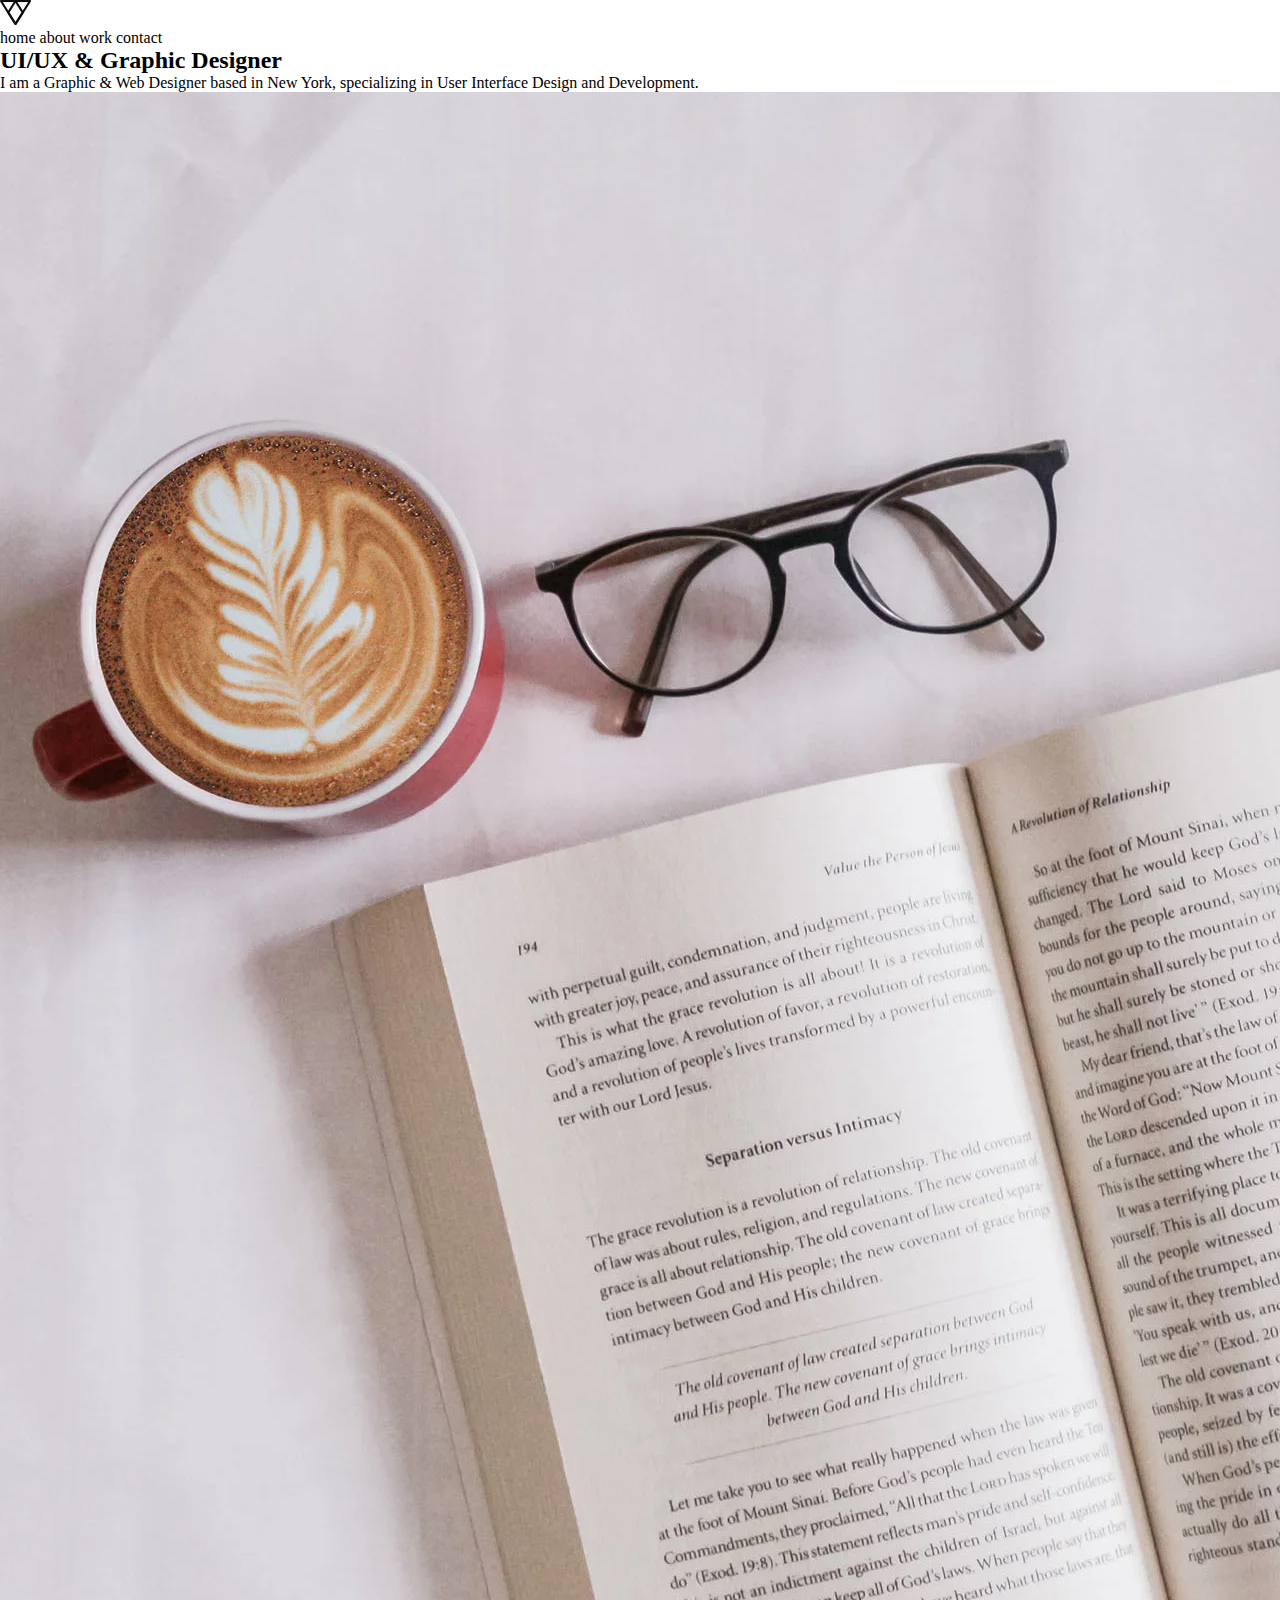
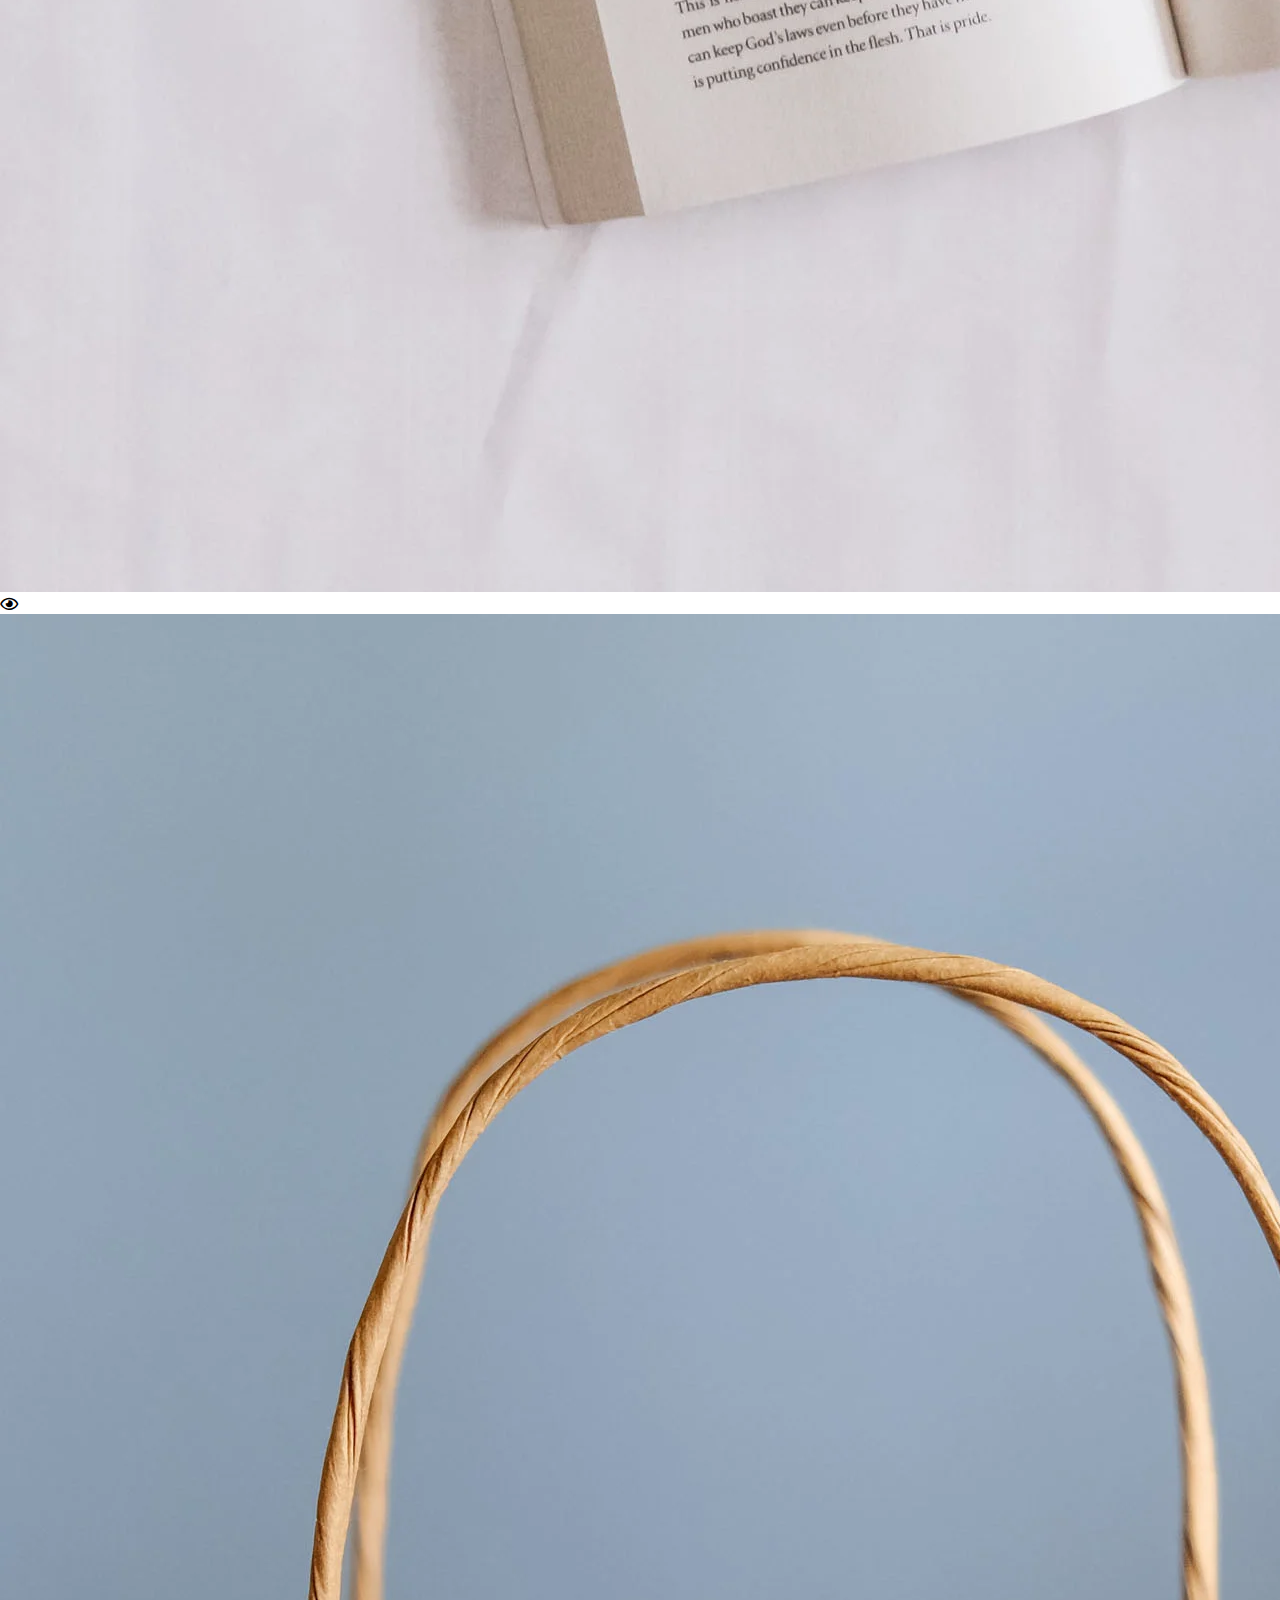
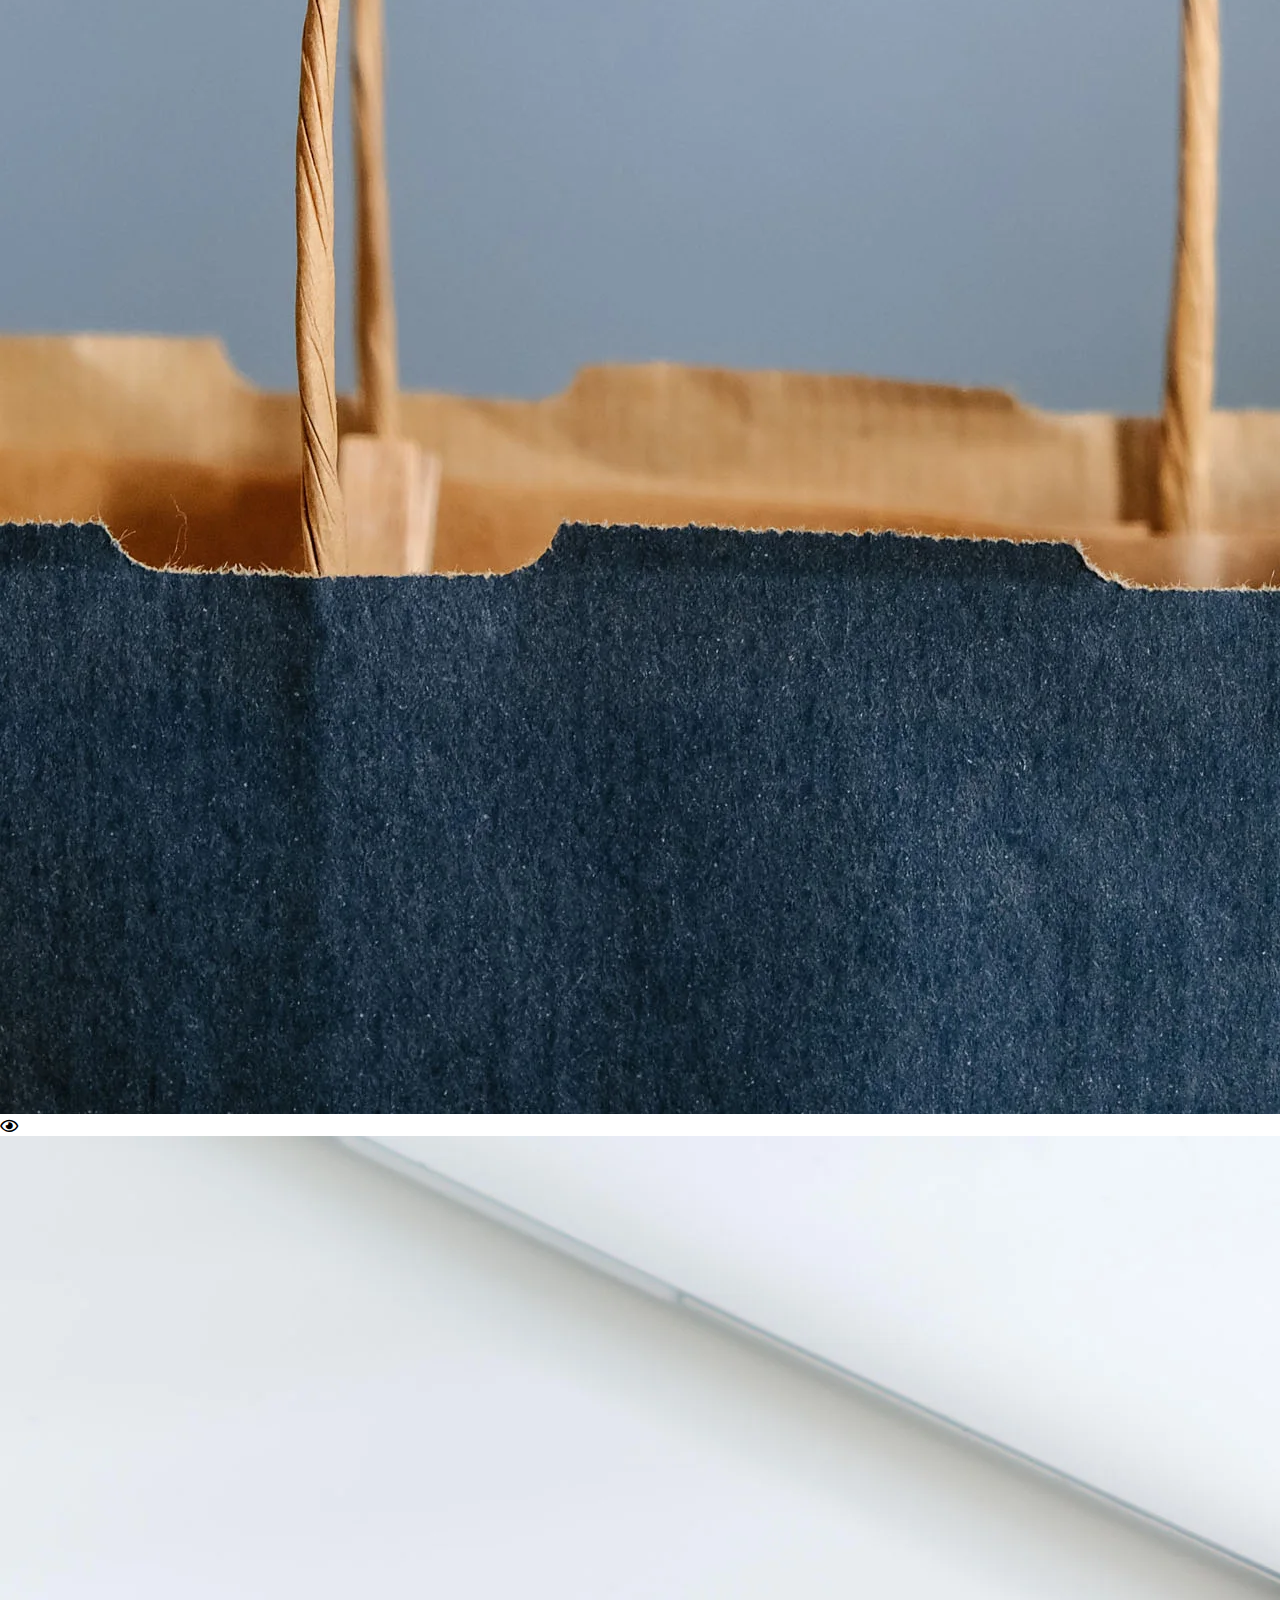
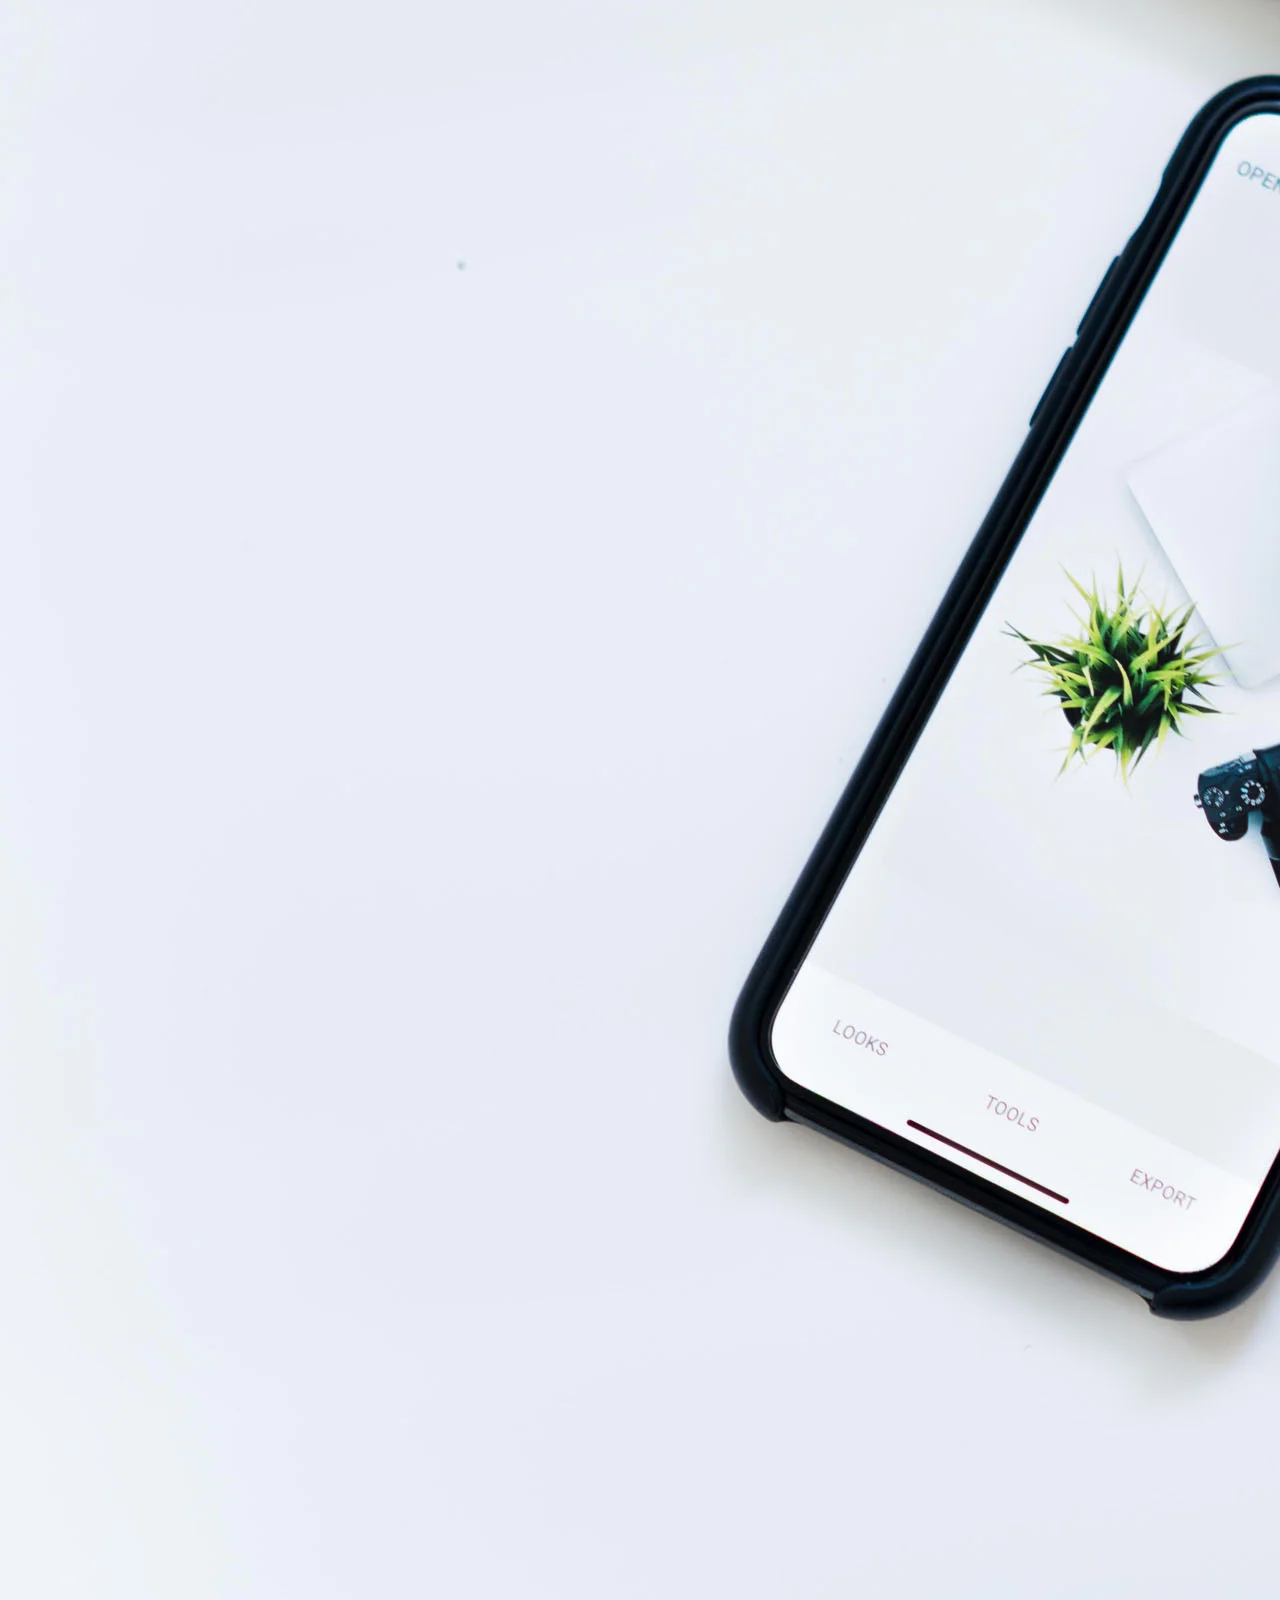
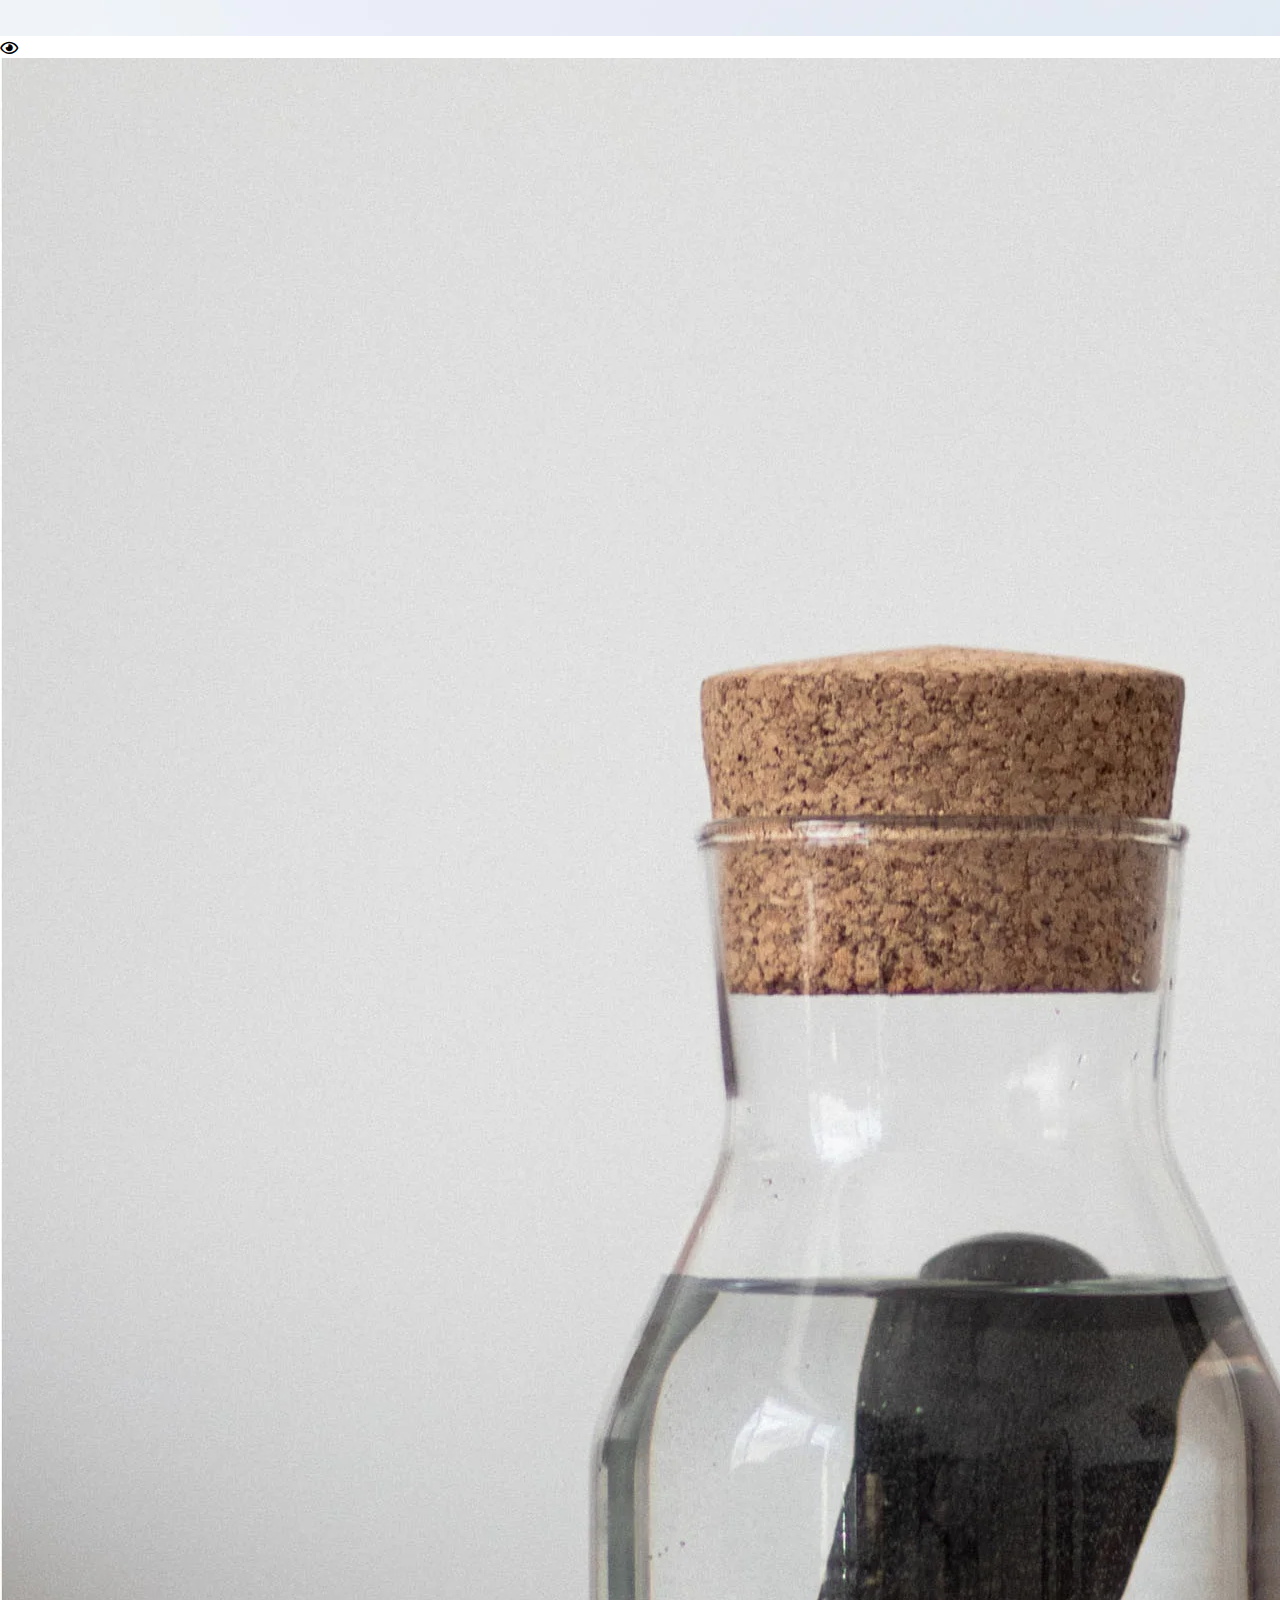
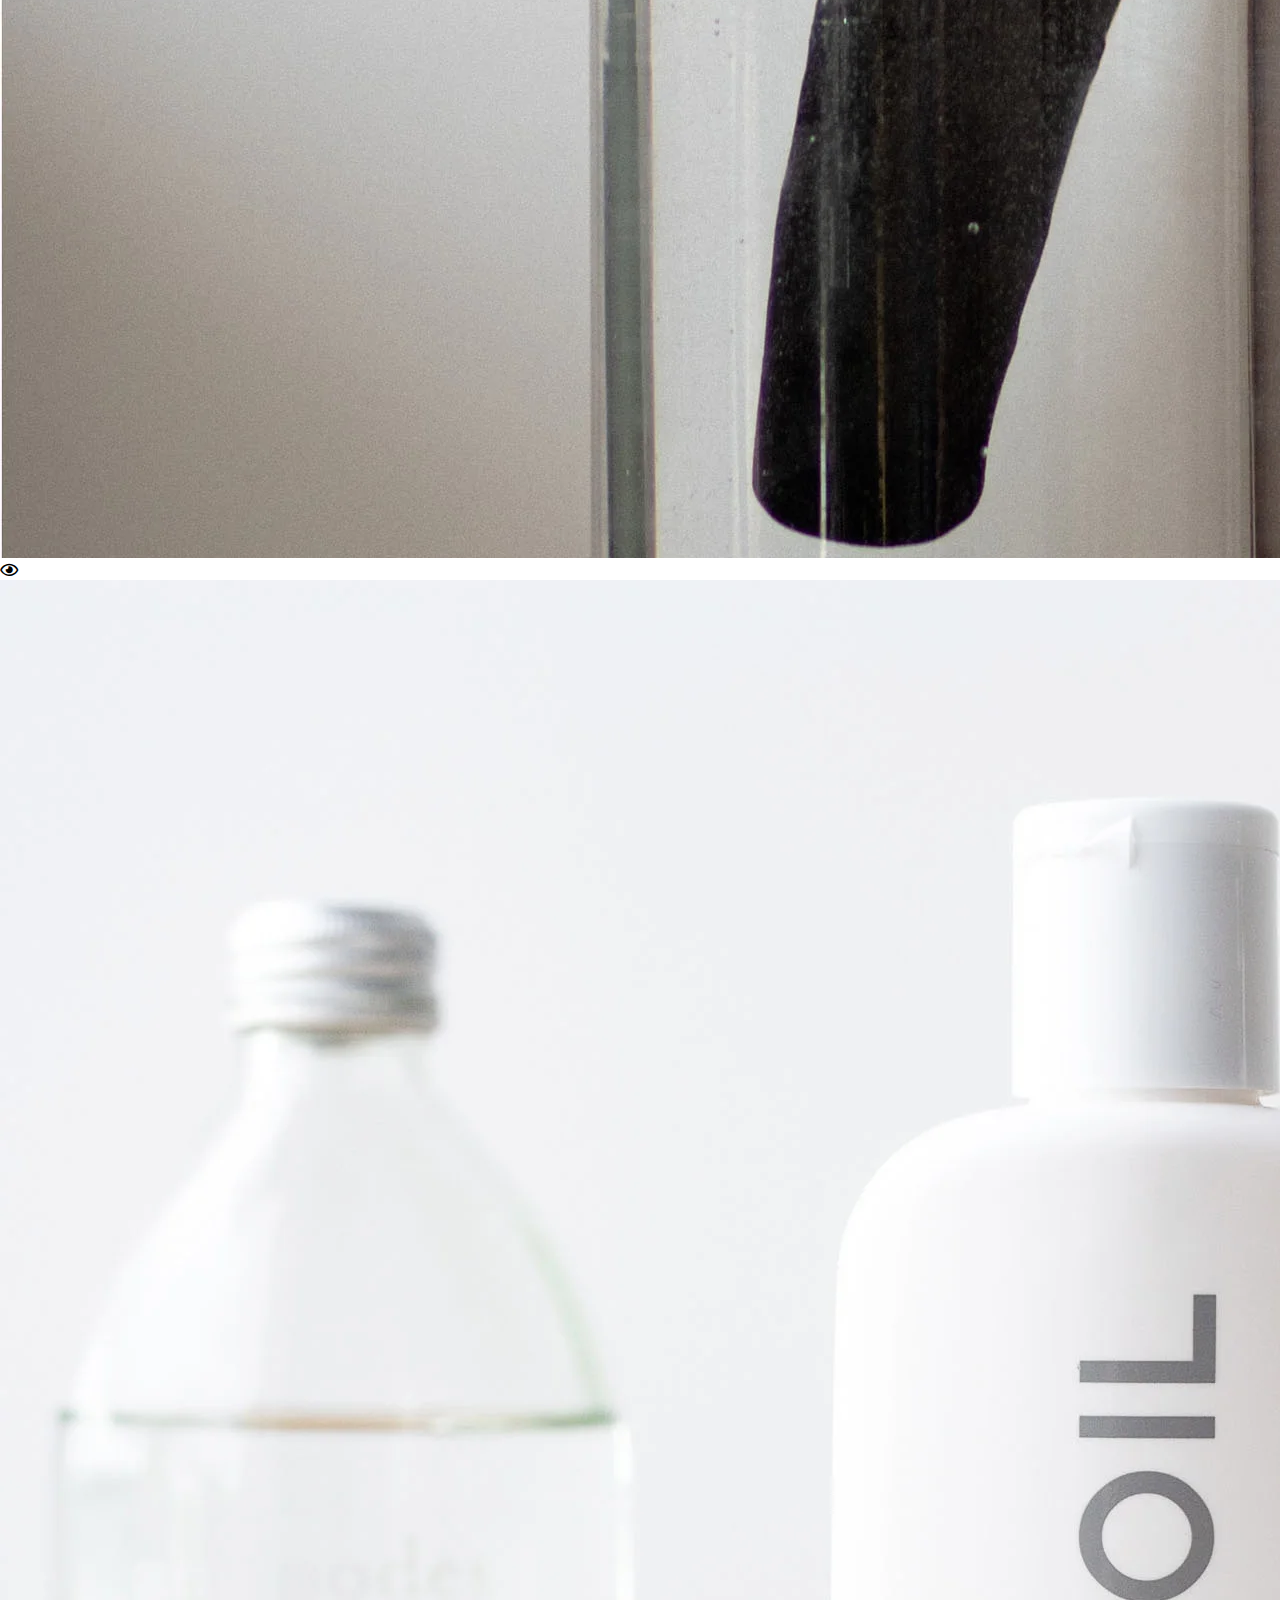
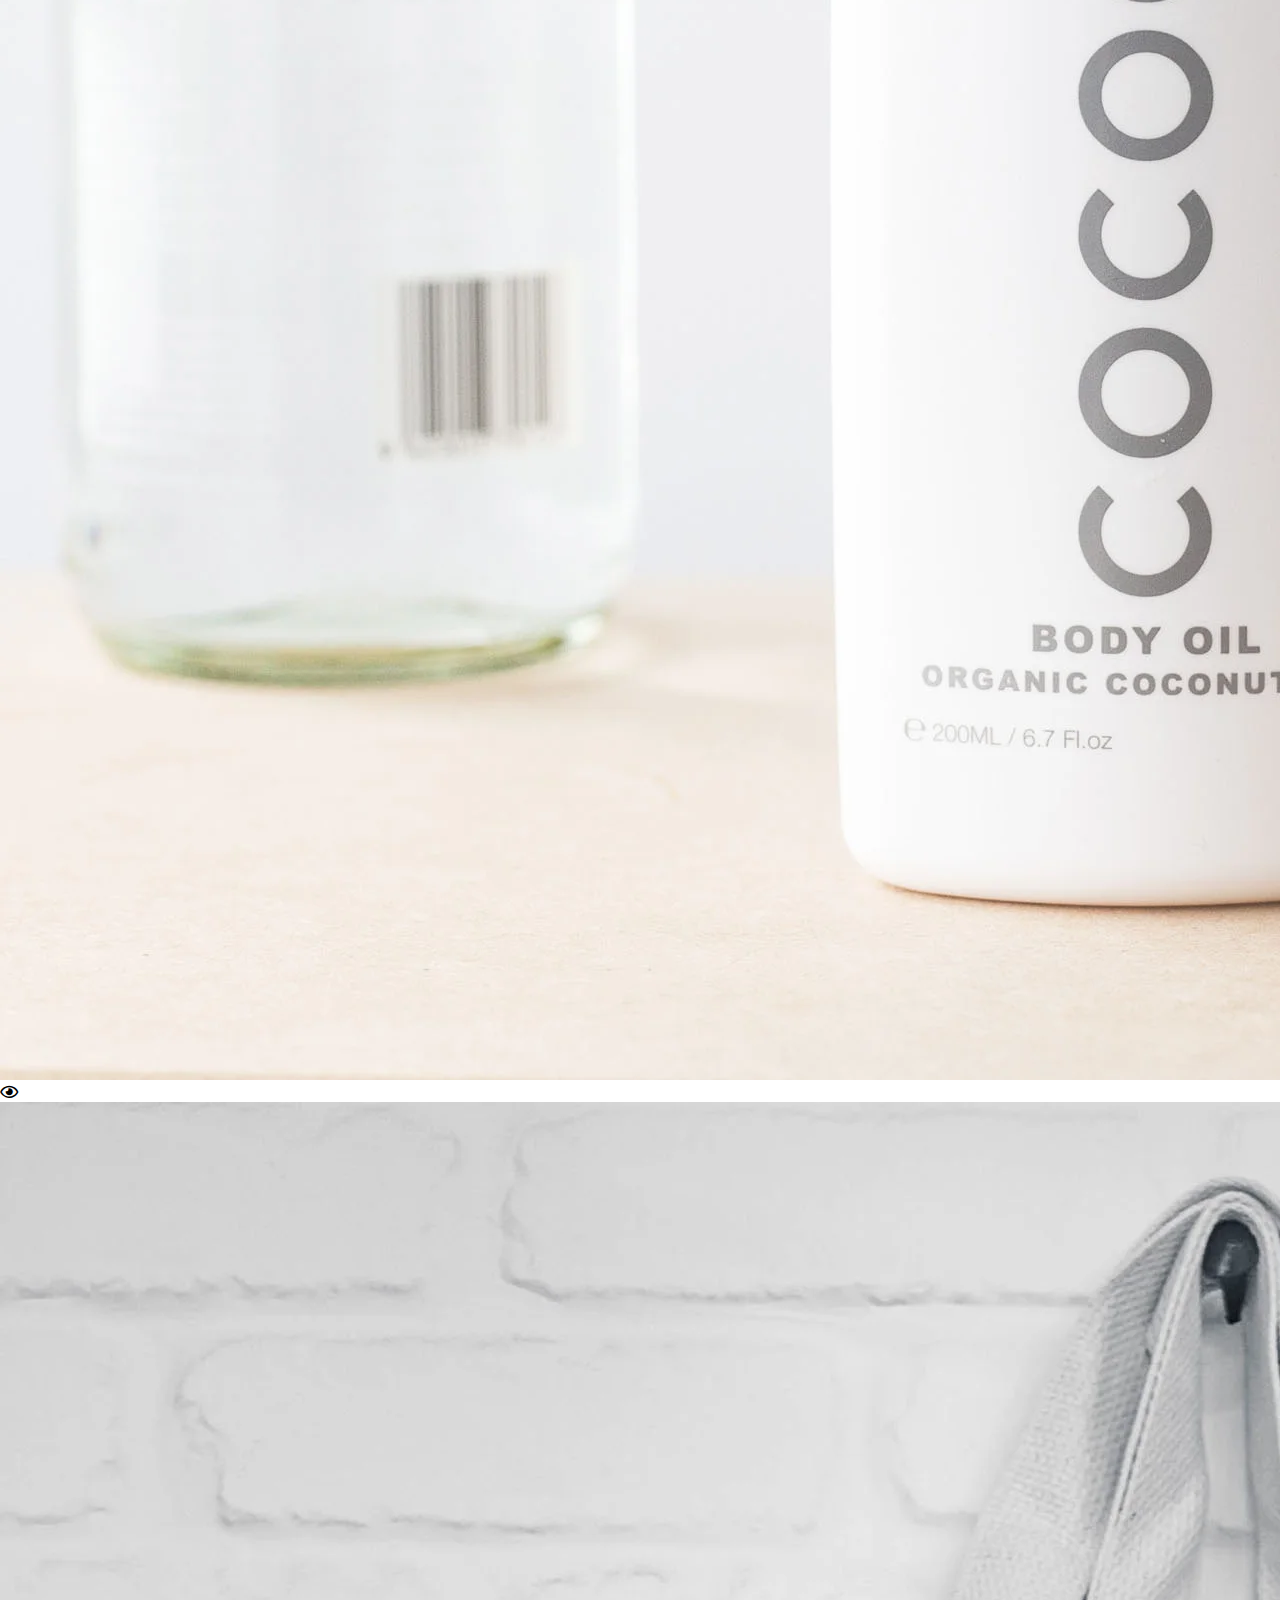
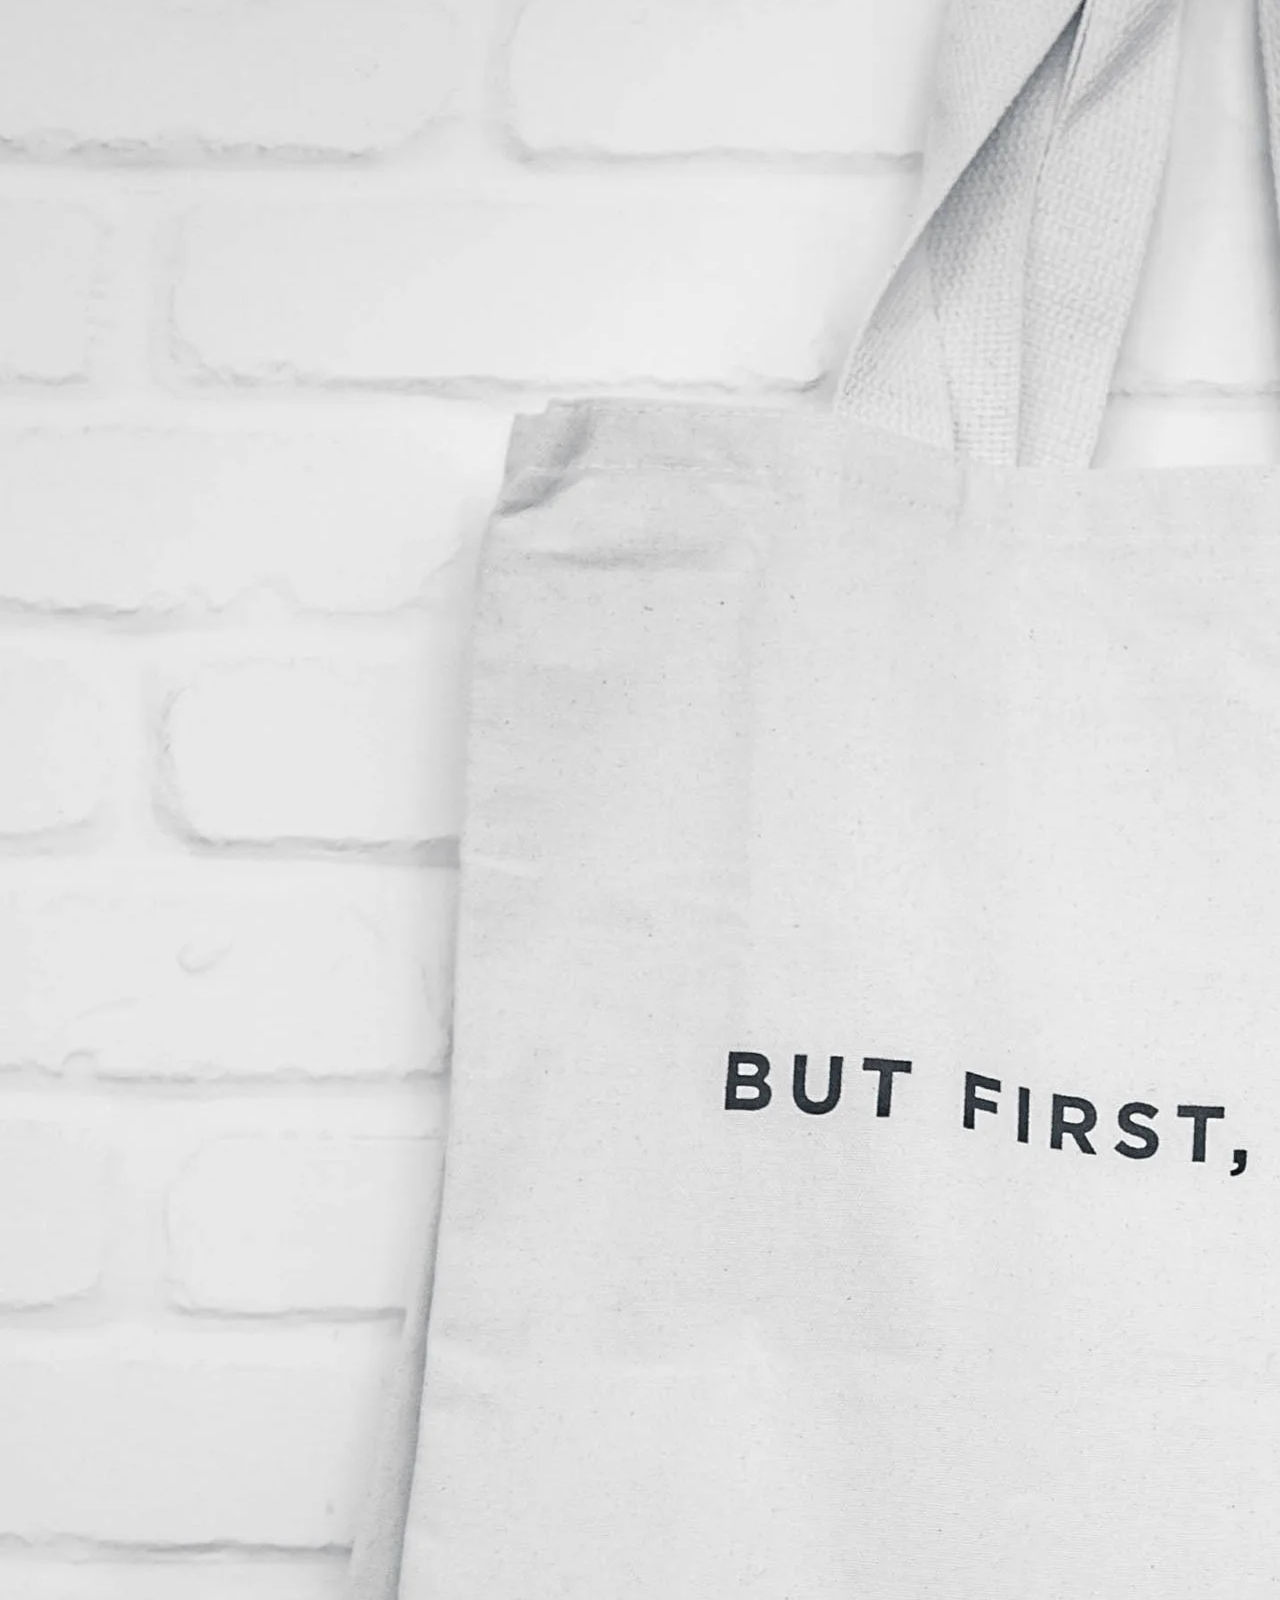
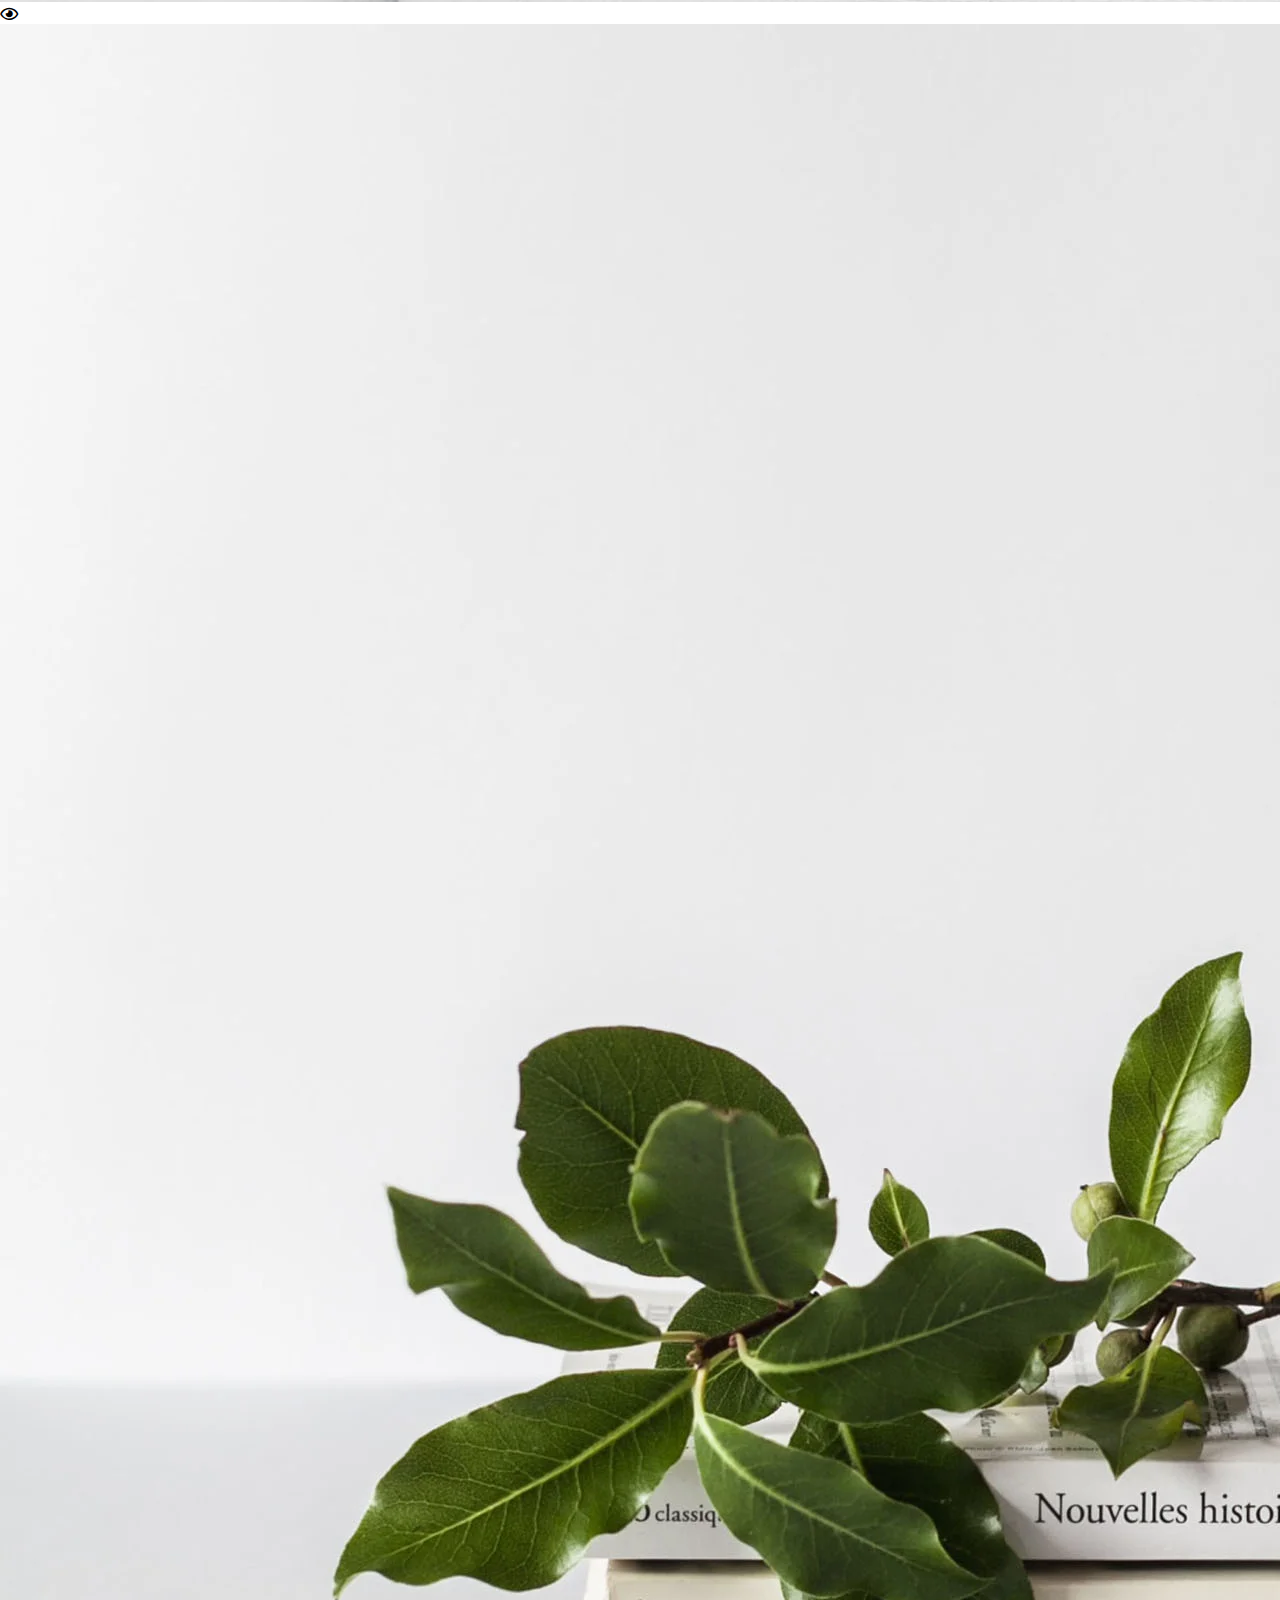
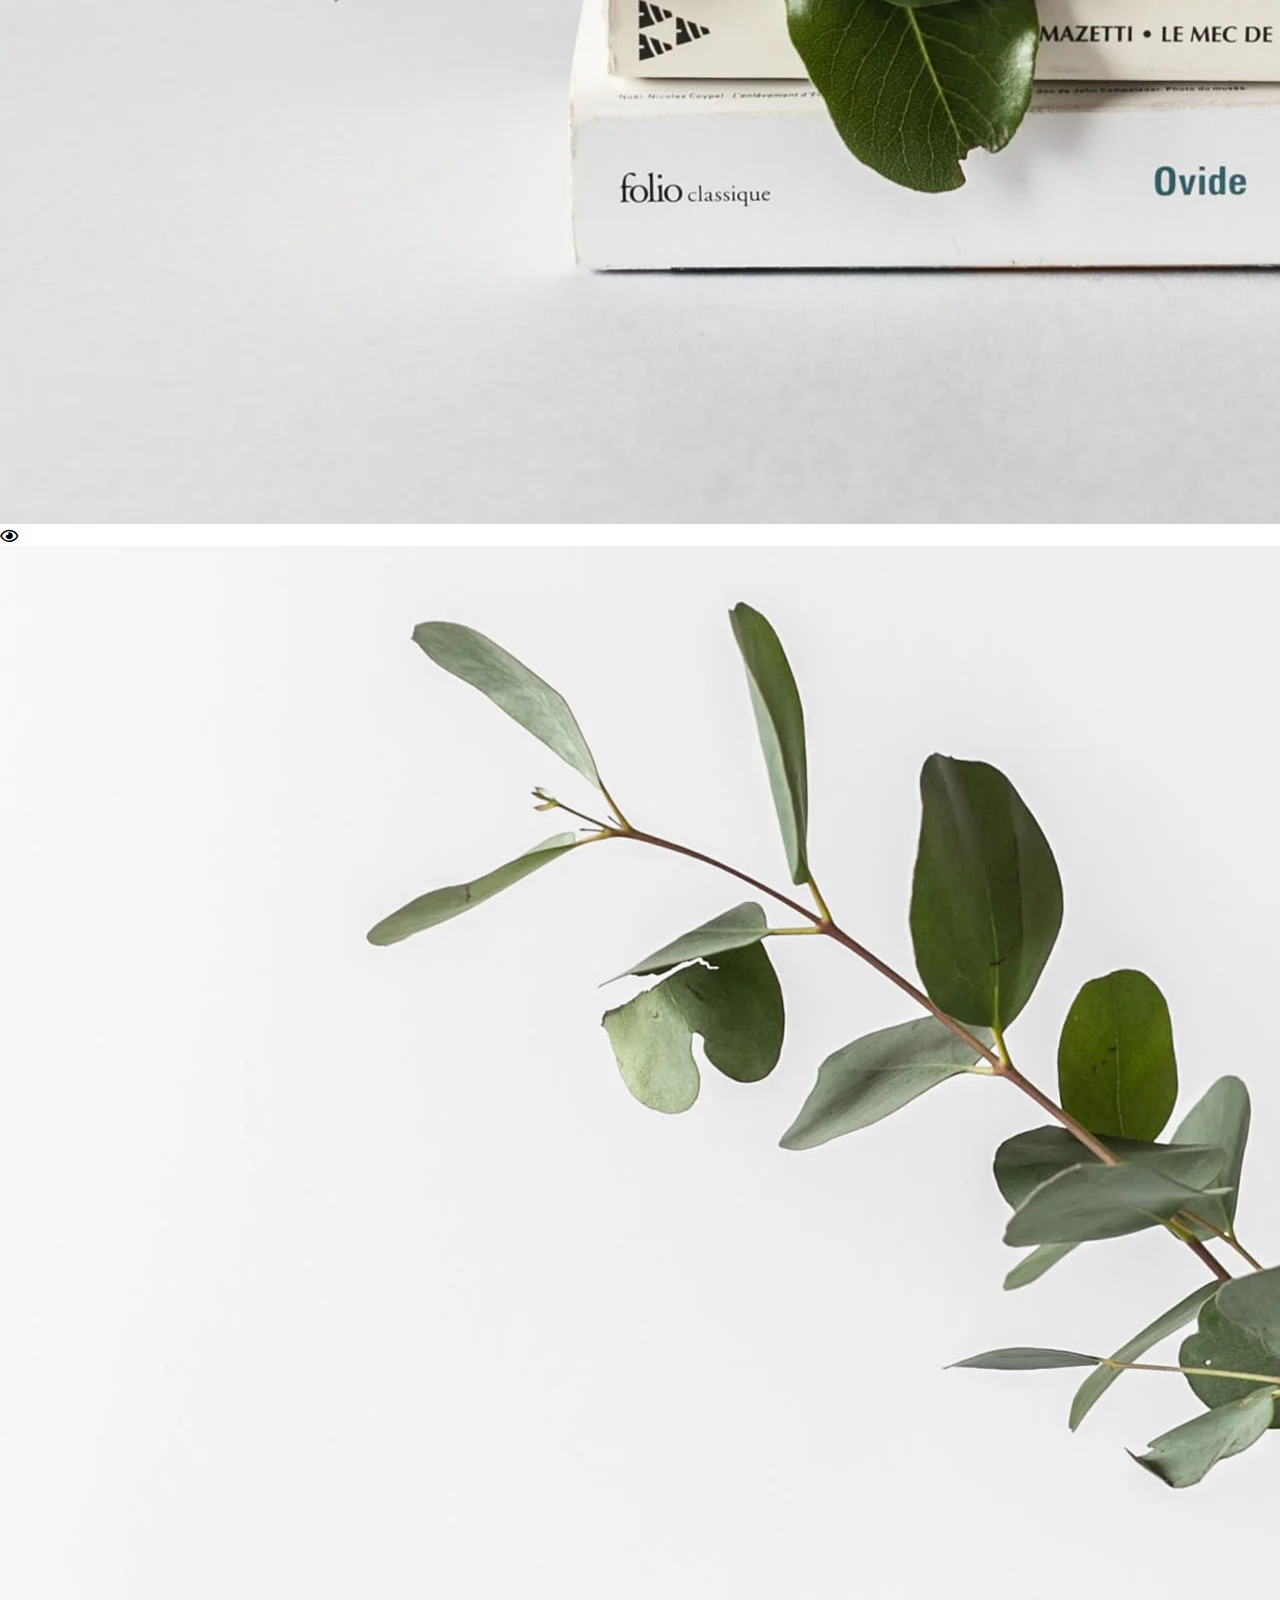
<file: work.html>
<!DOCTYPE html>
<html lang="zxx">

<head>
    <meta charset="UTF-8">
    <meta name="viewport" content="width=device-width, initial-scale=1.0">
    <meta http-equiv="X-UA-Compatible" content="ie=edge">
    <title>Piroll Design</title>
    <link rel="shortcut icon" type="image/x-icon" href="img/intro/icon.ico">
    <link rel="stylesheet" href="styles/style.css">
    <link rel="stylesheet" href="styles/general.css">
</head>

<body>

    <header class="header">
        <div class="container">
            <div class="header__wrapper">
                <div id="header__logo" class="header__logo">
                    <svg width="31" height="25" viewBox="0 0 31 25">
                        <image width="31" height="25"
                            xlink:href="[data-uri]" />
                    </svg>
                </div>
                <div class="header__menu header__menu_submenu">
                    <a class="header__menuItem" href="index.html">home</a>
                    <a class="header__menuItem" href="about.html">about</a>
                    <a class="header__menuItem header__menuItem_active" href="#">work</a>
                    <a class="header__menuItem" href="contact.html">contact</a>
                </div>
                <div id="header__menuIcon">
                    <span class="header__iconItem"></span>
                    <span class="header__iconItem"></span>
                    <span class="header__iconItem"></span>
                    <span class="header__iconItem"></span>
                </div>
            </div>
        </div>
    </header>

    <section class="works__intro">
        <h2 class="worksIntro__title">UI/UX & Graphic Designer</h2>
        <p class="worksIntro__text">I am a Graphic & Web Designer based in New York, specializing
            in User Interface Design and Development.
        </p>
    </section>

    <div class="works">
        <div class="works__flexWrapper">
            <a class="works__item works__item_alter" href="slider.html?v=0">
                <img class="works__icon" src="img/works/pic6.webp" alt="#">
                <i class="works__subIcon far fa-eye"></i>
            </a>
            <a class="works__item works__item_alter" href="slider.html?v=1">
                <img class="works__icon" src="img/works/pic2.webp" alt="#">
                <i class="works__subIcon far fa-eye"></i>
            </a>
            <a class="works__item works__item_alter" href="slider.html?v=2">
                <img class="works__icon" src="img/works/pic3.webp" alt="#">
                <i class="works__subIcon far fa-eye"></i>
            </a>
            <a class="works__item works__item_alter" href="slider.html?v=3">
                <img class="works__icon" src="img/works/pic4.webp" alt="#">
                <i class="works__subIcon far fa-eye"></i>
            </a>
            <a class="works__item works__item_alter" href="slider.html?v=4">
                <img class="works__icon" src="img/works/pic5.webp" alt="#">
                <i class="works__subIcon far fa-eye"></i>
            </a>
            <a class="works__item works__item_alter" href="slider.html?v=5">
                <img class="works__icon" src="img/works/pic1.webp" alt="#">
                <i class="works__subIcon far fa-eye"></i>
            </a>
            <a class="works__item works__item_alter" href="slider.html?v=6">
                <img class="works__icon" src="img/works/pic7.webp" alt="#">
                <i class="works__subIcon far fa-eye"></i>
            </a>
            <a class="works__item works__item_alter" href="slider.html?v=7">
                <img class="works__icon" src="img/works/pic8.webp" alt="#">
                <i class="works__subIcon far fa-eye"></i>
            </a>
            <a class="works__item works__item_alter" href="slider.html?v=8">
                <img class="works__icon" src="img/works/pic9.webp" alt="#">
                <i class="works__subIcon far fa-eye"></i>
            </a>
            <a class="works__item works__item_alter" href="slider.html?v=9">
                <img class="works__icon" src="img/works/pic10.webp" alt="#">
                <i class="works__subIcon far fa-eye"></i>
            </a>
            <a class="works__item works__item_alter" href="slider.html?v=10">
                <img class="works__icon" src="img/works/pic11.webp" alt="#">
                <i class="works__subIcon far fa-eye"></i>
            </a>
            <a class="works__item works__item_alter" href="slider.html?v=11">
                <img class="works__icon" src="img/works/pic12.webp" alt="#">
                <i class="works__subIcon far fa-eye"></i>
            </a>
            <a class="works__item works__item_alter" href="slider.html?v=12">
                <img class="works__icon" src="img/works/pic13.webp" alt="#">
                <i class="works__subIcon far fa-eye"></i>
            </a>
            <a class="works__item works__item_alter" href="slider.html?v=13">
                <img class="works__icon" src="img/works/pic14.webp" alt="#">
                <i class="works__subIcon far fa-eye"></i>
            </a>
            <a class="works__item works__item_alter" href="slider.html?v=14">
                <img class="works__icon" src="img/works/pic15.webp" alt="#">
                <i class="works__subIcon far fa-eye"></i>
            </a>
            <a class="works__item works__item_alter" href="slider.html?v=15">
                <img class="works__icon" src="img/works/pic16.webp" alt="#">
                <i class="works__subIcon far fa-eye"></i>
            </a>


        </div>
    </div>

    <footer class="footer">
        <div class="container">
            <div class="footer__flexWrapper">
                <div class="footer__title">
                    <h3 class="footer__companyName">Piroll Design, Inc.</h3>
                    <p class="footer__rights">© 2017 Piroll. All rights reserved.</p>
                    <p class="footer__pageDesign">Designed by <a class="footer__designAutor" href="#"
                            target="_blank">robirurk.</a></p>
                    <p class="footer__pageDesign">Photo by: <br>
                        <a class="footer__designAutor"
                            style="background-color:black;color:white;text-decoration:none;padding:4px 6px;font-family:-apple-system, BlinkMacSystemFont, &quot;San Francisco&quot;, &quot;Helvetica Neue&quot;, Helvetica, Ubuntu, Roboto, Noto, &quot;Segoe UI&quot;, Arial, sans-serif;font-size:12px;font-weight:bold;line-height:1.2;display:inline-block;border-radius:3px"
                            href="https://unsplash.com/@aidanmh?utm_medium=referral&amp;utm_campaign=photographer-credit&amp;utm_content=creditBadge"
                            target="_blank" rel="noopener noreferrer"
                            title="Download free do whatever you want high-resolution photos from Aidan Hancock"><span
                                style="display:inline-block;padding:2px 3px"><svg xmlns="http://www.w3.org/2000/svg"
                                    style="height:12px;width:auto;position:relative;vertical-align:middle;top:-2px;fill:white"
                                    viewBox="0 0 32 32">
                                    <title>unsplash-logo</title>
                                    <path d="M10 9V0h12v9H10zm12 5h10v18H0V14h10v9h12v-9z"></path>
                                </svg></span><span style="display:inline-block;padding:2px 3px">Aidan
                                Hancock</span></a>
                        <a class="footer__designAutor"
                            style="background-color:black;color:white;text-decoration:none;padding:4px 6px;font-family:-apple-system, BlinkMacSystemFont, &quot;San Francisco&quot;, &quot;Helvetica Neue&quot;, Helvetica, Ubuntu, Roboto, Noto, &quot;Segoe UI&quot;, Arial, sans-serif;font-size:12px;font-weight:bold;line-height:1.2;display:inline-block;border-radius:3px"
                            href="https://unsplash.com/@joannakosinska?utm_medium=referral&amp;utm_campaign=photographer-credit&amp;utm_content=creditBadge"
                            target="_blank" rel="noopener noreferrer"
                            title="Download free do whatever you want high-resolution photos from Joanna Kosinska"><span
                                style="display:inline-block;padding:2px 3px"><svg xmlns="http://www.w3.org/2000/svg"
                                    style="height:12px;width:auto;position:relative;vertical-align:middle;top:-2px;fill:white"
                                    viewBox="0 0 32 32">
                                    <title>unsplash-logo</title>
                                    <path d="M10 9V0h12v9H10zm12 5h10v18H0V14h10v9h12v-9z"></path>
                                </svg></span><span style="display:inline-block;padding:2px 3px">Joanna
                                Kosinska</span></a>
                        <a class="footer__designAutor"
                            style="background-color:black;color:white;text-decoration:none;padding:4px 6px;font-family:-apple-system, BlinkMacSystemFont, &quot;San Francisco&quot;, &quot;Helvetica Neue&quot;, Helvetica, Ubuntu, Roboto, Noto, &quot;Segoe UI&quot;, Arial, sans-serif;font-size:12px;font-weight:bold;line-height:1.2;display:inline-block;border-radius:3px"
                            href="https://unsplash.com/@rahulbhogal?utm_medium=referral&amp;utm_campaign=photographer-credit&amp;utm_content=creditBadge"
                            target="_blank" rel="noopener noreferrer"
                            title="Download free do whatever you want high-resolution photos from Rahul Bhogal"><span
                                style="display:inline-block;padding:2px 3px"><svg xmlns="http://www.w3.org/2000/svg"
                                    style="height:12px;width:auto;position:relative;vertical-align:middle;top:-2px;fill:white"
                                    viewBox="0 0 32 32">
                                    <title>unsplash-logo</title>
                                    <path d="M10 9V0h12v9H10zm12 5h10v18H0V14h10v9h12v-9z"></path>
                                </svg></span><span style="display:inline-block;padding:2px 3px">Rahul
                                Bhogal</span></a><br>
                        <a class="footer__designAutor"
                            style="background-color:black;color:white;text-decoration:none;padding:4px 6px;font-family:-apple-system, BlinkMacSystemFont, &quot;San Francisco&quot;, &quot;Helvetica Neue&quot;, Helvetica, Ubuntu, Roboto, Noto, &quot;Segoe UI&quot;, Arial, sans-serif;font-size:12px;font-weight:bold;line-height:1.2;display:inline-block;border-radius:3px"
                            href="https://unsplash.com/@ciabattespugnose?utm_medium=referral&amp;utm_campaign=photographer-credit&amp;utm_content=creditBadge"
                            target="_blank" rel="noopener noreferrer"
                            title="Download free do whatever you want high-resolution photos from Lucrezia Carnelos"><span
                                style="display:inline-block;padding:2px 3px"><svg xmlns="http://www.w3.org/2000/svg"
                                    style="height:12px;width:auto;position:relative;vertical-align:middle;top:-2px;fill:white"
                                    viewBox="0 0 32 32">
                                    <title>unsplash-logo</title>
                                    <path d="M10 9V0h12v9H10zm12 5h10v18H0V14h10v9h12v-9z"></path>
                                </svg></span><span style="display:inline-block;padding:2px 3px">Lucrezia
                                Carnelos</span></a>
                        <a class="footer__designAutor"
                            style="background-color:black;color:white;text-decoration:none;padding:4px 6px;font-family:-apple-system, BlinkMacSystemFont, &quot;San Francisco&quot;, &quot;Helvetica Neue&quot;, Helvetica, Ubuntu, Roboto, Noto, &quot;Segoe UI&quot;, Arial, sans-serif;font-size:12px;font-weight:bold;line-height:1.2;display:inline-block;border-radius:3px"
                            href="https://unsplash.com/@ronmcclenny?utm_medium=referral&amp;utm_campaign=photographer-credit&amp;utm_content=creditBadge"
                            target="_blank" rel="noopener noreferrer"
                            title="Download free do whatever you want high-resolution photos from Ron McClenny"><span
                                style="display:inline-block;padding:2px 3px"><svg xmlns="http://www.w3.org/2000/svg"
                                    style="height:12px;width:auto;position:relative;vertical-align:middle;top:-2px;fill:white"
                                    viewBox="0 0 32 32">
                                    <title>unsplash-logo</title>
                                    <path d="M10 9V0h12v9H10zm12 5h10v18H0V14h10v9h12v-9z"></path>
                                </svg></span><span style="display:inline-block;padding:2px 3px">Ron McClenny</span></a>
                        <a class="footer__designAutor"
                            style="background-color:black;color:white;text-decoration:none;padding:4px 6px;font-family:-apple-system, BlinkMacSystemFont, &quot;San Francisco&quot;, &quot;Helvetica Neue&quot;, Helvetica, Ubuntu, Roboto, Noto, &quot;Segoe UI&quot;, Arial, sans-serif;font-size:12px;font-weight:bold;line-height:1.2;display:inline-block;border-radius:3px"
                            href="https://unsplash.com/@callumshaw?utm_medium=referral&amp;utm_campaign=photographer-credit&amp;utm_content=creditBadge"
                            target="_blank" rel="noopener noreferrer"
                            title="Download free do whatever you want high-resolution photos from Callum Shaw"><span
                                style="display:inline-block;padding:2px 3px"><svg xmlns="http://www.w3.org/2000/svg"
                                    style="height:12px;width:auto;position:relative;vertical-align:middle;top:-2px;fill:white"
                                    viewBox="0 0 32 32">
                                    <title>unsplash-logo</title>
                                    <path d="M10 9V0h12v9H10zm12 5h10v18H0V14h10v9h12v-9z"></path>
                                </svg></span><span style="display:inline-block;padding:2px 3px">Callum
                                Shaw</span></a><br>
                        <a class="footer__designAutor"
                            style="background-color:black;color:white;text-decoration:none;padding:4px 6px;font-family:-apple-system, BlinkMacSystemFont, &quot;San Francisco&quot;, &quot;Helvetica Neue&quot;, Helvetica, Ubuntu, Roboto, Noto, &quot;Segoe UI&quot;, Arial, sans-serif;font-size:12px;font-weight:bold;line-height:1.2;display:inline-block;border-radius:3px"
                            href="https://unsplash.com/@deannaalys?utm_medium=referral&amp;utm_campaign=photographer-credit&amp;utm_content=creditBadge"
                            target="_blank" rel="noopener noreferrer"
                            title="Download free do whatever you want high-resolution photos from deanna alys"><span
                                style="display:inline-block;padding:2px 3px"><svg xmlns="http://www.w3.org/2000/svg"
                                    style="height:12px;width:auto;position:relative;vertical-align:middle;top:-2px;fill:white"
                                    viewBox="0 0 32 32">
                                    <title>unsplash-logo</title>
                                    <path d="M10 9V0h12v9H10zm12 5h10v18H0V14h10v9h12v-9z"></path>
                                </svg></span><span style="display:inline-block;padding:2px 3px">deanna alys</span></a>
                        <a class="footer__designAutor"
                            style="background-color:black;color:white;text-decoration:none;padding:4px 6px;font-family:-apple-system, BlinkMacSystemFont, &quot;San Francisco&quot;, &quot;Helvetica Neue&quot;, Helvetica, Ubuntu, Roboto, Noto, &quot;Segoe UI&quot;, Arial, sans-serif;font-size:12px;font-weight:bold;line-height:1.2;display:inline-block;border-radius:3px"
                            href="https://unsplash.com/@sincerelymedia?utm_medium=referral&amp;utm_campaign=photographer-credit&amp;utm_content=creditBadge"
                            target="_blank" rel="noopener noreferrer"
                            title="Download free do whatever you want high-resolution photos from Sincerely Media"><span
                                style="display:inline-block;padding:2px 3px"><svg xmlns="http://www.w3.org/2000/svg"
                                    style="height:12px;width:auto;position:relative;vertical-align:middle;top:-2px;fill:white"
                                    viewBox="0 0 32 32">
                                    <title>unsplash-logo</title>
                                    <path d="M10 9V0h12v9H10zm12 5h10v18H0V14h10v9h12v-9z"></path>
                                </svg></span><span style="display:inline-block;padding:2px 3px">Sincerely
                                Media</span></a>
                        <a class="footer__designAutor"
                            style="background-color:black;color:white;text-decoration:none;padding:4px 6px;font-family:-apple-system, BlinkMacSystemFont, &quot;San Francisco&quot;, &quot;Helvetica Neue&quot;, Helvetica, Ubuntu, Roboto, Noto, &quot;Segoe UI&quot;, Arial, sans-serif;font-size:12px;font-weight:bold;line-height:1.2;display:inline-block;border-radius:3px"
                            href="https://unsplash.com/@alexloup?utm_medium=referral&amp;utm_campaign=photographer-credit&amp;utm_content=creditBadge"
                            target="_blank" rel="noopener noreferrer"
                            title="Download free do whatever you want high-resolution photos from Alex Loup"><span
                                style="display:inline-block;padding:2px 3px"><svg xmlns="http://www.w3.org/2000/svg"
                                    style="height:12px;width:auto;position:relative;vertical-align:middle;top:-2px;fill:white"
                                    viewBox="0 0 32 32">
                                    <title>unsplash-logo</title>
                                    <path d="M10 9V0h12v9H10zm12 5h10v18H0V14h10v9h12v-9z"></path>
                                </svg></span><span style="display:inline-block;padding:2px 3px">Alex Loup</span></a><br>
                        <a class="footer__designAutor"
                            style="background-color:black;color:white;text-decoration:none;padding:4px 6px;font-family:-apple-system, BlinkMacSystemFont, &quot;San Francisco&quot;, &quot;Helvetica Neue&quot;, Helvetica, Ubuntu, Roboto, Noto, &quot;Segoe UI&quot;, Arial, sans-serif;font-size:12px;font-weight:bold;line-height:1.2;display:inline-block;border-radius:3px"
                            href="https://unsplash.com/@imperiumnordique?utm_medium=referral&amp;utm_campaign=photographer-credit&amp;utm_content=creditBadge"
                            target="_blank" rel="noopener noreferrer"
                            title="Download free do whatever you want high-resolution photos from Helena Hertz"><span
                                style="display:inline-block;padding:2px 3px"><svg xmlns="http://www.w3.org/2000/svg"
                                    style="height:12px;width:auto;position:relative;vertical-align:middle;top:-2px;fill:white"
                                    viewBox="0 0 32 32">
                                    <title>unsplash-logo</title>
                                    <path d="M10 9V0h12v9H10zm12 5h10v18H0V14h10v9h12v-9z"></path>
                                </svg></span><span style="display:inline-block;padding:2px 3px">Helena
                                Hertz</span></a>
                        <a class="footer__designAutor"
                            style="background-color:black;color:white;text-decoration:none;padding:4px 6px;font-family:-apple-system, BlinkMacSystemFont, &quot;San Francisco&quot;, &quot;Helvetica Neue&quot;, Helvetica, Ubuntu, Roboto, Noto, &quot;Segoe UI&quot;, Arial, sans-serif;font-size:12px;font-weight:bold;line-height:1.2;display:inline-block;border-radius:3px"
                            href="https://unsplash.com/@karaeads?utm_medium=referral&amp;utm_campaign=photographer-credit&amp;utm_content=creditBadge"
                            target="_blank" rel="noopener noreferrer"
                            title="Download free do whatever you want high-resolution photos from Kara Eads"><span
                                style="display:inline-block;padding:2px 3px"><svg xmlns="http://www.w3.org/2000/svg"
                                    style="height:12px;width:auto;position:relative;vertical-align:middle;top:-2px;fill:white"
                                    viewBox="0 0 32 32">
                                    <title>unsplash-logo</title>
                                    <path d="M10 9V0h12v9H10zm12 5h10v18H0V14h10v9h12v-9z"></path>
                                </svg></span><span style="display:inline-block;padding:2px 3px">Kara Eads</span></a>
                        <a class="footer__designAutor"
                            style="background-color:black;color:white;text-decoration:none;padding:4px 6px;font-family:-apple-system, BlinkMacSystemFont, &quot;San Francisco&quot;, &quot;Helvetica Neue&quot;, Helvetica, Ubuntu, Roboto, Noto, &quot;Segoe UI&quot;, Arial, sans-serif;font-size:12px;font-weight:bold;line-height:1.2;display:inline-block;border-radius:3px"
                            href="https://unsplash.com/@kelli_mcclintock?utm_medium=referral&amp;utm_campaign=photographer-credit&amp;utm_content=creditBadge"
                            target="_blank" rel="noopener noreferrer"
                            title="Download free do whatever you want high-resolution photos from Kelli McClintock"><span
                                style="display:inline-block;padding:2px 3px"><svg xmlns="http://www.w3.org/2000/svg"
                                    style="height:12px;width:auto;position:relative;vertical-align:middle;top:-2px;fill:white"
                                    viewBox="0 0 32 32">
                                    <title>unsplash-logo</title>
                                    <path d="M10 9V0h12v9H10zm12 5h10v18H0V14h10v9h12v-9z"></path>
                                </svg></span><span style="display:inline-block;padding:2px 3px">Kelli
                                McClintock</span></a><br>
                    </p>
                    <a class="footer__designAutor"
                        style="background-color:black;color:white;text-decoration:none;padding:4px 6px;font-family:-apple-system, BlinkMacSystemFont, &quot;San Francisco&quot;, &quot;Helvetica Neue&quot;, Helvetica, Ubuntu, Roboto, Noto, &quot;Segoe UI&quot;, Arial, sans-serif;font-size:12px;font-weight:bold;line-height:1.2;display:inline-block;border-radius:3px"
                        href="https://unsplash.com/@fra99?utm_medium=referral&amp;utm_campaign=photographer-credit&amp;utm_content=creditBadge"
                        target="_blank" rel="noopener noreferrer"
                        title="Download free do whatever you want high-resolution photos from Francesca Tirico"><span
                            style="display:inline-block;padding:2px 3px"><svg xmlns="http://www.w3.org/2000/svg"
                                style="height:12px;width:auto;position:relative;vertical-align:middle;top:-2px;fill:white"
                                viewBox="0 0 32 32">
                                <title>unsplash-logo</title>
                                <path d="M10 9V0h12v9H10zm12 5h10v18H0V14h10v9h12v-9z"></path>
                            </svg></span><span style="display:inline-block;padding:2px 3px">Francesca Tirico</span></a>
                    <a class="footer__designAutor"
                        style="background-color:black;color:white;text-decoration:none;padding:4px 6px;font-family:-apple-system, BlinkMacSystemFont, &quot;San Francisco&quot;, &quot;Helvetica Neue&quot;, Helvetica, Ubuntu, Roboto, Noto, &quot;Segoe UI&quot;, Arial, sans-serif;font-size:12px;font-weight:bold;line-height:1.2;display:inline-block;border-radius:3px"
                        href="https://unsplash.com/@hellorevival?utm_medium=referral&amp;utm_campaign=photographer-credit&amp;utm_content=creditBadge"
                        target="_blank" rel="noopener noreferrer"
                        title="Download free do whatever you want high-resolution photos from Hello Revival"><span
                            style="display:inline-block;padding:2px 3px"><svg xmlns="http://www.w3.org/2000/svg"
                                style="height:12px;width:auto;position:relative;vertical-align:middle;top:-2px;fill:white"
                                viewBox="0 0 32 32">
                                <title>unsplash-logo</title>
                                <path d="M10 9V0h12v9H10zm12 5h10v18H0V14h10v9h12v-9z"></path>
                            </svg></span><span style="display:inline-block;padding:2px 3px">Hello Revival</span></a>
                    <a class="footer__designAutor"
                        style="background-color:black;color:white;text-decoration:none;padding:4px 6px;font-family:-apple-system, BlinkMacSystemFont, &quot;San Francisco&quot;, &quot;Helvetica Neue&quot;, Helvetica, Ubuntu, Roboto, Noto, &quot;Segoe UI&quot;, Arial, sans-serif;font-size:12px;font-weight:bold;line-height:1.2;display:inline-block;border-radius:3px"
                        href="https://unsplash.com/@honest?utm_medium=referral&amp;utm_campaign=photographer-credit&amp;utm_content=creditBadge"
                        target="_blank" rel="noopener noreferrer"
                        title="Download free do whatever you want high-resolution photos from The Honest Company"><span
                            style="display:inline-block;padding:2px 3px"><svg xmlns="http://www.w3.org/2000/svg"
                                style="height:12px;width:auto;position:relative;vertical-align:middle;top:-2px;fill:white"
                                viewBox="0 0 32 32">
                                <title>unsplash-logo</title>
                                <path d="M10 9V0h12v9H10zm12 5h10v18H0V14h10v9h12v-9z"></path>
                            </svg></span><span style="display:inline-block;padding:2px 3px">The Honest
                            Company</span></a><br>
                    <a class="footer__designAutor"
                        style="background-color:black;color:white;text-decoration:none;padding:4px 6px;font-family:-apple-system, BlinkMacSystemFont, &quot;San Francisco&quot;, &quot;Helvetica Neue&quot;, Helvetica, Ubuntu, Roboto, Noto, &quot;Segoe UI&quot;, Arial, sans-serif;font-size:12px;font-weight:bold;line-height:1.2;display:inline-block;border-radius:3px"
                        href="https://unsplash.com/@cbarbalis?utm_medium=referral&amp;utm_campaign=photographer-credit&amp;utm_content=creditBadge"
                        target="_blank" rel="noopener noreferrer"
                        title="Download free do whatever you want high-resolution photos from Chris Barbalis"><span
                            style="display:inline-block;padding:2px 3px"><svg xmlns="http://www.w3.org/2000/svg"
                                style="height:12px;width:auto;position:relative;vertical-align:middle;top:-2px;fill:white"
                                viewBox="0 0 32 32">
                                <title>unsplash-logo</title>
                                <path d="M10 9V0h12v9H10zm12 5h10v18H0V14h10v9h12v-9z"></path>
                            </svg></span><span style="display:inline-block;padding:2px 3px">Chris Barbalis</span></a>
                </div>
                <div class="footer__contacts">
                    <a class="footer__contactsLink" href="https://outlook.live.com/mail"
                        target="_blank">hello@pirolltheme.com</a>
                    <p>+44 987 065 908</p>
                </div>
                <div class="footer__menu-firstBlock">
                    <a class="footer__menuLink" href="slider.html">Projects</a>
                    <a class="footer__menuLink" href="about.html">About</a>
                    <a class="footer__menuLink" href="index.html#services">Services</a>
                    <a class="footer__menuLink" href="contact.html">Carreer</a>
                </div>
                <div class="footer__menu-secondBlock">
                    <a class="footer__menuLink" href="https://www.facebook.com/">News</a>
                    <a class="footer__menuLink" href="https://www.facebook.com/">Events</a>
                    <a class="footer__menuLink" href="contact.html">Contact</a>
                    <a class="footer__menuLink" href="contact.html">Legals</a>
                </div>
                <div class="footer__social">
                    <a class="footer__socialLink" href="https://www.facebook.com/">Facebook</a>
                    <a class="footer__socialLink" href="https://twitter.com/">Twitter</a>
                    <a class="footer__socialLink" href="https://www.instagram.com/">Instagram</a>
                    <a class="footer__socialLink" href="https://dribbble.com/">Dribbble</a>
                </div>
            </div>
        </div>
    </footer>

    <!-- Scripts -->
    <script src="js/jquery-3.4.1.min.js"></script>
    <script src="js/work.js"></script>


</body>

</html>
</file>
<file: styles/style.css>
/* Media breakpoints
 1150  1070  990  900 750  600  550  */



/*Common fonts*/

@import url("fonts.css");
/*Font Awesome*/

@import url("all.min.css");
/*Animation*/

@import url("animation.css");

/*Сommon elements__contactForm*/

@import url("contact_form.css");
/*Сommon elements__footer*/

@import url("footer.css");
/*Page "About"*/

@import url("about_page.css");
/* Page "Slider" */

@import url("slider_page.css");


/*Main page*-----------------------------------------------------------------------------------------/

/*Skills*/

.skills {
    display: -webkit-box;
    display: flex;
    max-height: 570px;
}

.skills__infoBlock {
    background: #eff2f7;
    width: 50%;
}

.skills__containerInner {
    max-width: 500px;
    height: 100%;
    margin: 0 auto;
    display: -webkit-box;
    display: flex;
    -webkit-box-orient: vertical;
    -webkit-box-direction: normal;
            flex-direction: column;
    -webkit-box-pack: center;
            justify-content: center;
    padding: 10px;
}

.skills__title {
    color: #171717;
    font-size: 30px;
    font-family: 'Montserrat', sans-serif;
    font-weight: 700;
    margin-bottom: 30px;
}

.skills__item {
    font-family: 'Montserrat', sans-serif;
    font-size: 12px;
    font-weight: 700;
    color: #000000;
    text-transform: uppercase;
    border-bottom: 3px solid #D8D8D8;
    padding-bottom: 17px;
    margin-bottom: 37px;
    position: relative;
}

.skills__number {
    margin-left: 20px;
}

.skills__pictureBlock {
    width: 50%;
}

.skills__img {
    display: block;
    height: 100%;
    width: 100%;
}

@media screen and (max-width:600px) {
    .skills {
        flex-wrap: wrap;
        max-height: 1000px;

    }
    .skills__infoBlock {
        width: 100%;
    }
    .skills__pictureBlock {
        width: 100%;
    }

}

/*Video*/

.video {
    margin-bottom: 100px;
}

.video_titleContainer {
    margin: 90px auto 54px;
    text-align: center;
    max-width: 504px;
}

.video__title {
    color: #191919;
    font-size: 30px;
    font-family: 'Montserrat', sans-serif;
    font-weight: 700;
    margin-bottom: 30px;
}

.video__text {
    font-size: 16px;
}

.video__playerContainer {
    position: relative;
}

.video__player {
    width: 100%;
    height: auto;
    max-height: 100%;
}

.video__playerButton {
    width: 86px;
    height: 86px;
    background: #10C9C3;
    border: none;
    border-radius: 50%;
    position: absolute;
    top: calc((100% - 86px) / 2);
    left: calc((100% - 86px) / 2);
    outline: none;
    cursor: pointer;
    font-size: 20px;
    color: #ffffff;
    -webkit-transition: opacity .3s ease-in-out;
    transition: opacity .3s ease-in-out;
}

.video__playerButton:hover {
    opacity: 0.3!important;
}

.video__iconPause {
    display: none;
}

@media screen and (max-width:550px) {
    .video__playerButton {
        width: 50px;
        height: 50px;
        top: calc((100% - 50px) / 2);
        left: calc((100% - 50px) / 2);
    }
}

/*Services*/

.services {
    background: #F5F5F5;
    padding: 90px 0;
}

.services__flexWrapper {
    display: -webkit-box;
    display: flex;
    flex-wrap: wrap;
    -webkit-box-pack: justify;
            justify-content: space-between;
    margin: 0 -15px;
}

.services__item {
    width: calc(100% / 4 - 30px);
    margin: 0 15px 45px;
    text-align: center;
}

.services__icon {
    color: #656565;
    font-size: 48px;
    margin-bottom: 25px;
}

.services__title {
    color: #191919;
    font-size: 12px;
    font-family: 'Montserrat', sans-serif;
    margin-bottom: 15px;
}

.services__text {
    font-size: 16px;
}

@media screen and (max-width:900px) {
    .services__item {
        width: calc(100% / 2 - 30px);
    }
}

@media screen and (max-width:550px) {
    .services__item {
        width: calc(100% - 30px);
    }
}

/*Testimonials*/

.testimonials {
    background: #10C9C3;
    padding: 165px 0 105px;
}

.testimonials__item {
    text-align: center;
    color: #ffffff;
    font-family: 'Montserrat', sans-serif;
    max-width: 724px;
    margin-left: 0;
}

.testimonials__text {
    font-size: 24px;
    margin-bottom: 28px;
    margin-left: 6%;
    font-weight: 500;
}

.testimonials__author {
    font-size: 12px;
    margin-left: 6%;
}

@media screen and (max-width:550px) {
    .testimonials__text {
        font-size: 16px;
    }
}

/*Partners*/

.partners {
    background: #FFFFFF;
    padding: 60px 0;
}

.partners__flexWrapper {
    display: -webkit-box;
    display: flex;
    flex-wrap: wrap;
    -webkit-box-pack: justify;
            justify-content: space-between;
    margin: 0 -15px;
}

.partners__item {
    width: calc(100% / 4 - 30px);
    margin: 0 15px;
    text-align: center;
}



@media screen and (max-width:600px) {
    .partners__item {
        width: calc(100% / 2 - 30px);
    }
}

/*Contact us*/

.contactUs {
    background: #F5F5F5;
    padding: 90px 10px 100px;
    text-align: center;
    overflow: hidden;
}

.contactUs__title {
    color: #1D1D1D;
    font-size: 30px;
    font-family: 'Montserrat', sans-serif;
    margin-bottom: 28px;
}

.contactUs__text {
    font-size: 16px;
    max-width: 542px;
    margin: 0 auto 34px;
    line-height: 23px;
}
</file>
<file: styles/fonts.css>
/*Common fonts*/

/* montserrat-500 - latin */

@font-face {
    font-family: 'Montserrat';
    font-style: normal;
    font-weight: 500;
    src: local('Montserrat Medium'), local('Montserrat-Medium'), url('../fonts/montserrat-v14-latin-500.woff2') format('woff2'), /* Chrome 26+, Opera 23+, Firefox 39+ */
    url('../fonts/montserrat-v14-latin-500.woff') format('woff');
    /* Chrome 6+, Firefox 3.6+, IE 9+, Safari 5.1+ */
    font-display: swap;
}

/* montserrat-regular - latin */

@font-face {
    font-family: 'Montserrat';
    font-style: normal;
    font-weight: 400;
    src: local('Montserrat Regular'), local('Montserrat-Regular'), url('../fonts/montserrat-v14-latin-regular.woff2') format('woff2'), /* Chrome 26+, Opera 23+, Firefox 39+ */
    url('../fonts/montserrat-v14-latin-regular.woff') format('woff');
    /* Chrome 6+, Firefox 3.6+, IE 9+, Safari 5.1+ */
    font-display: swap;
}

/* nunito-sans-regular - latin */

@font-face {
    font-family: 'Nunito Sans';
    font-style: normal;
    font-weight: 400;
    src: local('Nunito Sans Regular'), local('NunitoSans-Regular'), url('../fonts/nunito-sans-v5-latin-regular.woff2') format('woff2'), /* Chrome 26+, Opera 23+, Firefox 39+ */
    url('../fonts/nunito-sans-v5-latin-regular.woff') format('woff');
    /* Chrome 6+, Firefox 3.6+, IE 9+, Safari 5.1+ */
    font-display: swap;
}
</file>
<file: styles/general.css>
/*GENERAL STYLES*/

*, *:before, *:after {
    box-sizing: border-box; 
    padding: 0;
    margin: 0;   
}

a {
    color: inherit;
    text-decoration: none;
    cursor: pointer;
}

a:visited {
    text-decoration: none;
}

h1, h2, h3, h4, h5, h6 {
    margin: 0;
}

li {
    list-style-type: none;
}
</file>
<file: styles/firstStyle.css>
/*Normalize styles*/

  @import url("normalize.css");
  /*General styles*/
 
 @import url("general.css");
 /*Сommon elements__header*/

@import url("header.css");
/*Сommon elements__button*/

@import url("button.css");
/*Сommon elements__statistic*/

@import url("statistic.css");
/*Сommon elements__works*/

@import url("works.css");
/*Page "Works"*/

@import url("works_page.css");

html {
    font-family: 'Nunito Sans', sans-serif;
    color: #787878;
    font-size: 10px;
}

body {
    max-width: 1366px;
    margin: 0 auto;
}

.container {
    max-width: 1200px;
    margin: 0 auto;
    padding: 0 15px;
}

/*Intro*/

.intro {
    height: 670px;
    background: url("../img/intro/intro_bg.webp") center no-repeat;
    background-size: cover;
    position: relative;
}

.intro__innerContainer {
    margin-left: auto;
    max-width: 450px;
    margin-top: 95px;
}

.intro__title {
    color: #1D1D1D;
    font-size: 35px;
    font-family: 'Montserrat', sans-serif;
    font-weight: 700;
    margin-bottom: 30px;
}

.intro__text {
    font-size: 18px;
    margin-bottom: 30px;
}

@media screen and (max-width:1150px) {
    .intro__innerContainer {
        margin-top: 110px;
        max-width: 250px;
    }
}

@media screen and (max-width:900px) {
    .intro__innerContainer {
        margin-top: 0px;
        margin-left: 0;
        max-width: 100%;
    }
    .button_intro {
        position: absolute;
        bottom: 30px;
        right: 30px;
    }
}

@media screen and (max-width:550px) {
    .intro__innerContainer {
        background: rgba(255, 255, 255, .45);
        border-radius: 10px;
        text-align: center;
        padding: 0 5px 10px;
    }
    .button_intro {
        position: initial;
        margin: 0 auto;
    }
}

/*About us*/

.aboutUs {
    height: 310px;
    display: -webkit-box;
    display: flex;
    -webkit-box-orient: vertical;
    -webkit-box-direction: normal;
            flex-direction: column;
    -webkit-box-pack: center;
            justify-content: center;
    -webkit-box-align: center;
            align-items: center;
}

.aboutUs__title {
    color: #191919;
    font-size: 30px;
    font-family: 'Montserrat', sans-serif;
    margin-bottom: 30px;
    font-weight: 700;
}

.aboutUs__text {
    max-width: 634px;
    text-align: center;
    font-size: 16px;
    padding: 0 5px;
    margin-bottom: 10px;
}

.aboutUs__img {
    display: block;
}

/*About page*-----------------------------------------------------------------------------------------*/

/* About intro */

.about__intro {
    background: -webkit-gradient(linear, left top, left bottom, from(rgba(72, 85, 100, 0.75)), to(rgba(72, 85, 100, 0.75))), url("../img/about/pic1.webp") center;
    background: linear-gradient(to bottom, rgba(72, 85, 100, 0.75) 0%, rgba(72, 85, 100, 0.75) 100%), url("../img/about/pic1.webp") center;
    background-size: cover;
    height: 350px;
    display: -webkit-box;
    display: flex;
    -webkit-box-orient: vertical;
    -webkit-box-direction: normal;
            flex-direction: column;
    -webkit-box-pack: center;
            justify-content: center;
    -webkit-box-align: center;
            align-items: center;
    color: #ffffff;
}

.aboutIntro__title {
    font-size: 38px;
    font-family: 'Montserrat', sans-serif;
    text-align: center;
    margin: 0 15px 24px;
}

.aboutIntro__text {
    font-size: 18px;
    max-width: 520px;
    text-align: center;
    line-height: 26px;
    margin: 0 15px;
}
</file>
